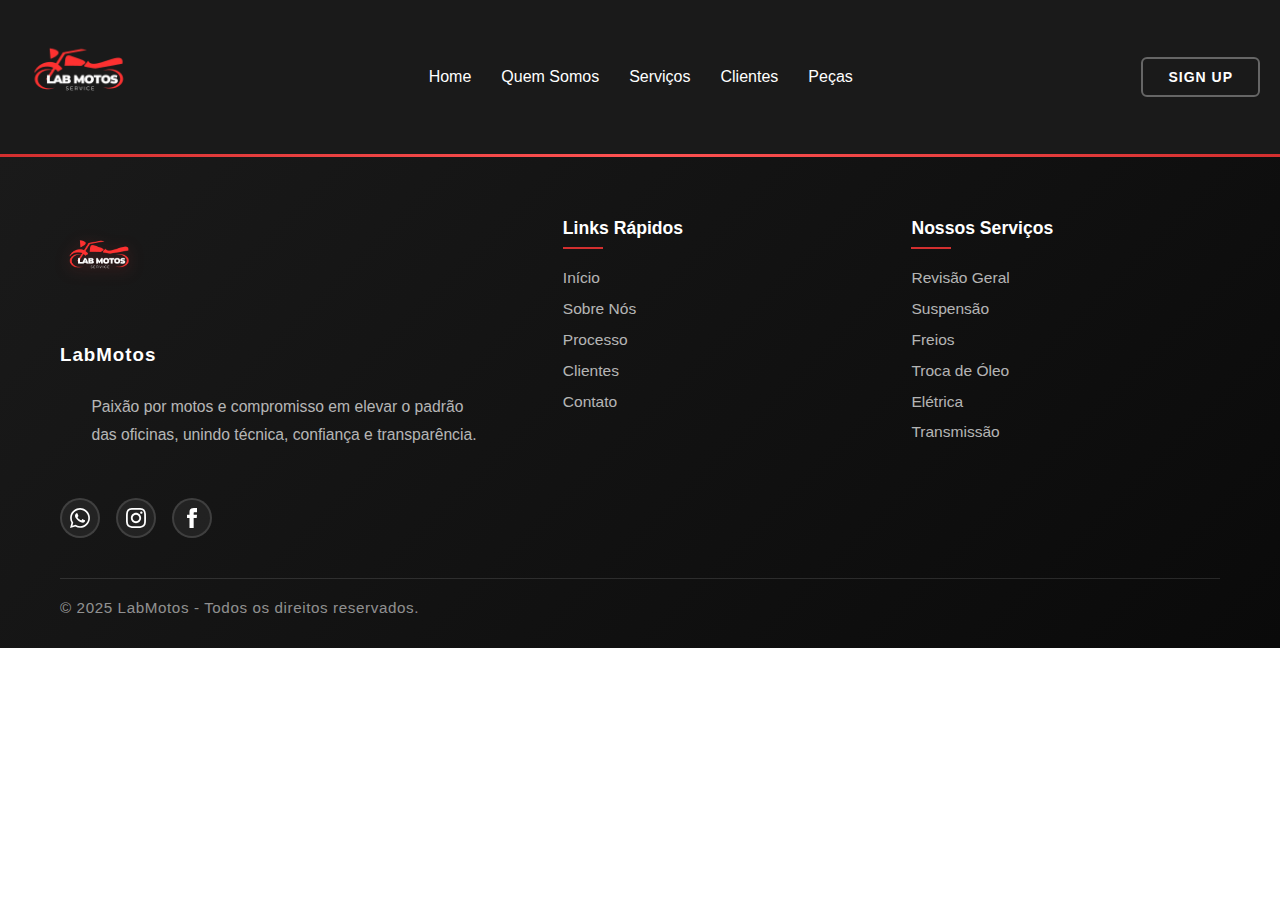
<file: LMAPI/View/admin/index.html>
<!DOCTYPE html>
<html lang="pt-BR">
<head>
    <meta charset="UTF-8">
    <meta name="viewport" content="width=device-width, initial-scale=1.0">
    <title>LAB MOTOS SERVICE - Painel Administrativo</title>
    <link rel="stylesheet" href="styles.css">
    <link rel="stylesheet" href="../homepage/src/css/footer.css">
    <link rel="icon" href="../img/Logo.png">
</head>
<body>
    <!-- Header -->
    <header class="header">
        <div class="header-content">
          <div class="logo">
        <a href="../homepage/index.html">
        <img src="../img/Logo.png" alt="Logo da LabMotos" class="logo-img">
        </a>
          </div>
          <nav class="nav">
            <a href="../homepage/index.html" class="nav-link">Home</a>
            <a href="../homepage/index.html#quem-somos" class="nav-link">Quem Somos</a>
            <a href="../servicos/servicos.html" class="nav-link">Serviços</a>
            <a href="../homepage/index.html#clientes" class="nav-link">Clientes</a>
            <a href="../homepage/index.html#pecas" class="nav-link">Peças</a>
            <a href="../acompanhamento/acomp.html" class="nav-link nav-link-acompanhamento" id="acompanhamento-link">Acompanhamento</a>
            <a href="../admin/index.html" class="nav-link active nav-link-admin">Admin</a>
            <a href="../kambam/kanban.html" class="nav-link nav-link-admin">Kanban</a>
          </nav>
          <button class="signup-btn"><a href="../login/index.html" style="color: white; text-decoration: none;">SIGN UP</a></button>
        </div>
      </header>

    <!-- Container de Notificações -->
    <div id="notification-container" class="notification-container"></div>

    <!-- Main Content -->
    <main class="main-content">
        <div class="page-header">
            <h1 class="page-title">Página do administrador</h1>
            <p class="page-subtitle">Gerencie peças e clientes do sistema</p>
        </div>

        <!-- Tabela de Peças -->
        <div class="peca-table-container">
            <div class="section-header">
                <h2 class="section-title">⚙ Gerenciamento de Peças</h2>
            </div>
            <div id="error-message" class="error-message" style="display: none;"></div>
            <div id="loading" class="loading" style="display: none;">Carregando...</div>

            <table class="peca-table">
                <thead>
                    <tr>
                        <th>ID Peça</th>
                        <th>Nome Peça</th>
                        <th>Valor Unitário</th>
                        <th>Quantidade</th>
                        <th>
                            <div class="search-container">
                                <input
                                    type="text"
                                    id="search-input"
                                    placeholder="Pesquisar Produto"
                                    class="search-input"
                                />
                                <span class="search-icon">🔍</span>
                            </div>
                        </th>
                    </tr>
                </thead>
                <tbody id="pecas-tbody">
                    <tr>
                        <td colspan="5" class="no-data">Carregando peças...</td>
                    </tr>
                </tbody>
            </table>

            <!-- Seção de Adicionar -->
            <div class="table-actions">
                <div class="add-section">
                    <h3>Adicionar Nova Peça</h3>
                    <div class="add-form">
                        <input
                            type="text"
                            id="new-codigo"
                            placeholder="Código (ex: #456646)"
                            class="add-input"
                        />
                        <input
                            type="text"
                            id="new-nome"
                            placeholder="Nome da Peça"
                            class="add-input"
                        />
                        <input
                            type="text"
                            id="new-preco"
                            placeholder="Valor Unitário (ex: 310,00)"
                            class="add-input"
                        />
                        <input
                            type="number"
                            id="new-quantidade"
                            placeholder="Quantidade"
                            class="add-input"
                        />
                        <button class="add-btn" onclick="handleAdd()">Adicionar</button>
                    </div>
                </div>
            </div>
        </div>

        <!-- Tabela de Clientes -->
        <div class="cliente-table-container">
            <div class="section-header">
                <h2 class="section-title">👤 Gerenciamento de Clientes</h2>
            </div>
            <div id="cliente-error-message" class="error-message" style="display: none;"></div>
            <div id="cliente-loading" class="loading" style="display: none;">Carregando...</div>

            <table class="cliente-table">
                <thead>
                    <tr>
                        <th>ID</th>
                        <th>Nome</th>
                        <th>Telefone</th>
                        <th>Email</th>
                        <th>Endereço</th>
                        <th>
                            <div class="search-container">
                                <input
                                    type="text"
                                    id="cliente-search-input"
                                    placeholder="Pesquisar Cliente"
                                    class="search-input"
                                />
                                <span class="search-icon">🔍</span>
                            </div>
                        </th>
                    </tr>
                </thead>
                <tbody id="clientes-tbody">
                    <tr>
                        <td colspan="6" class="no-data">Carregando clientes...</td>
                    </tr>
                </tbody>
            </table>

            <!-- Seção de Adicionar Cliente -->
            <div class="table-actions">
                <div class="add-section">
                    <h3>Adicionar Novo Cliente</h3>
                    <div class="add-form">
                        <input
                            type="text"
                            id="new-cliente-nome"
                            placeholder="Nome Completo"
                            class="add-input"
                        />
                        <input
                            type="text"
                            id="new-cliente-telefone"
                            placeholder="Telefone (ex: (11) 99999-9999)"
                            class="add-input"
                        />
                        <input
                            type="email"
                            id="new-cliente-email"
                            placeholder="Email"
                            class="add-input"
                        />
                        <input
                            type="text"
                            id="new-cliente-endereco"
                            placeholder="Endereço"
                            class="add-input"
                        />
                        <button class="add-btn" onclick="handleAddCliente()">Adicionar Cliente</button>
                    </div>
                </div>
            </div>
        </div>
    </main>

    <!-- Footer -->
<footer class="modern-footer">
  <div class="container">
    <div class="row">
      <!-- Coluna Marca / Descrição / Social -->
      <div class="footer-brand">
        <a href="../homepage/index.html">
        <img src="../img/Logo.png" alt="LabMotos Logo" class="footer-logo">
        </a>
        <h3>LabMotos</h3>
        <p class="footer-description">
          Paixão por motos e compromisso em elevar o padrão das oficinas, unindo técnica, confiança e transparência.
        </p>
        <div class="footer-social">
          <a href="https://wa.me/31991362050" target="_blank" class="social-icon" aria-label="WhatsApp">
            <!-- WhatsApp SVG -->
            <svg viewBox="0 0 24 24"><path d="M.057 24l1.687-6.163c-1.041-1.804-1.588-3.849-1.587-5.946.003-6.556 5.338-11.891 11.893-11.891 3.181.001 6.167 1.24 8.413 3.488 2.245 2.248 3.481 5.236 3.48 8.414-.003 6.557-5.338 11.892-11.893 11.892-1.99-.001-3.951-.5-5.688-1.448l-6.305 1.654zm6.597-3.807c1.676.995 3.276 1.591 5.392 1.592 5.448 0 9.886-4.434 9.889-9.885.002-5.462-4.415-9.89-9.881-9.892-5.452 0-9.887 4.434-9.889 9.884-.001 2.225.651 3.891 1.746 5.634l-.999 3.648 3.742-.981zm11.387-5.464c-.074-.124-.272-.198-.57-.347-.297-.149-1.758-.868-2.031-.967-.272-.099-.47-.149-.669.149-.198.297-.768.967-.941 1.165-.173.198-.347.223-.644.074-.297-.149-1.255-.462-2.39-1.475-.883-.788-1.48-1.761-1.653-2.059-.173-.297-.018-.458.13-.606.134-.133.297-.347.446-.521.151-.172.2-.296.3-.495.099-.198.05-.372-.025-.521-.075-.148-.669-1.611-.916-2.206-.242-.579-.487-.501-.669-.51l-.57-.01c-.198 0-.52.074-.792.372-.272.297-1.04 1.017-1.04 2.479 0 1.462 1.065 2.875 1.213 3.074.149.198 2.095 3.2 5.076 4.487.709.306 1.263.489 1.694.626.712.226 1.36.194 1.872.118.571-.085 1.758-.719 2.006-1.413.248-.695.248-1.29.173-1.414z"/></svg>
          </a>
          <a href="https://www.instagram.com/labmotossl" target="_blank" class="social-icon" aria-label="Instagram">
            <!-- Instagram SVG -->
            <svg viewBox="0 0 24 24"><path d="M12 2.163c3.204 0 3.584.012 4.85.07 3.252.148 4.771 1.691 4.919 4.919.058 1.265.069 1.645.069 4.849 0 3.205-.012 3.584-.069 4.849-.149 3.225-1.664 4.771-4.919 4.919-1.266.058-1.644.07-4.85.07-3.204 0-3.584-.012-4.849-.07-3.26-.149-4.771-1.699-4.919-4.92-.058-1.265-.07-1.644-.07-4.849 0-3.204.013-3.583.07-4.849.149-3.227 1.664-4.771 4.919-4.919 1.266-.057 1.645-.069 4.849-.069zm0-2.163c-3.259 0-3.667.014-4.947.072-4.358.2-6.78 2.618-6.98 6.98-.059 1.281-.073 1.689-.073 4.948 0 3.259.014 3.668.072 4.948.2 4.358 2.618 6.78 6.98 6.98 1.281.058 1.689.072 4.948.072 3.259 0 3.668-.014 4.948-.072 4.354-.2 6.782-2.618 6.979-6.98.059-1.28.073-1.689.073-4.948 0-3.259-.014-3.667-.072-4.947-.196-4.354-2.617-6.78-6.979-6.98-1.281-.059-1.69-.073-4.949-.073zm0 5.838c-3.403 0-6.162 2.759-6.162 6.162s2.759 6.163 6.162 6.163 6.162-2.759 6.162-6.163c0-3.403-2.759-6.162-6.162-6.162zm0 10.162c-2.209 0-4-1.79-4-4 0-2.209 1.791-4 4-4s4 1.791 4 4c0 2.21-1.791 4-4 4zm6.406-11.845c-.796 0-1.441.645-1.441 1.44s.645 1.44 1.441 1.44c.795 0 1.439-.645 1.439-1.44s-.644-1.44-1.439-1.44z"/></svg>
          </a>
          <a href="https://facebook.com" target="_blank" class="social-icon" aria-label="Facebook">
            <!-- Facebook SVG -->
            <svg viewBox="0 0 24 24"><path d="M9 8h-3v4h3v12h5v-12h3.642l.358-4h-4v-1.667c0-.955.192-1.333 1.115-1.333h2.885v-5h-3.808c-3.596 0-5.192 1.583-5.192 4.615v3.385z"/></svg>
          </a>
        </div>
      </div>
      
      <!-- Coluna Links Rápidos -->
      <div>
        <h4 class="footer-title">Links Rápidos</h4>
        <ul class="footer-links">
          <li><a href="../homepage/index.html">Início</a></li>
          <li><a href="../homepage/index.html#quem-somos" class="nav-link">Sobre Nós</a></li>
          <li><a href="#processo">Processo</a></li>
          <li><a href="#clientes">Clientes</a></li>
          <li><a href="#contato">Contato</a></li>
        </ul>
      </div>

      <!-- Coluna Serviços -->
      <div>
        <h4 class="footer-title">Nossos Serviços</h4>
        <ul class="footer-links">
          <li><a href="../servicos/servicos.html">Revisão Geral</a></li>
          <li><a href="../servicos/servicos.html">Suspensão</a></li>
          <li><a href="../servicos/servicos.html">Freios</a></li>
          <li><a href="../servicos/servicos.html">Troca de Óleo</a></li>
          <li><a href="../servicos/servicos.html">Elétrica</a></li>
          <li><a href="../servicos/servicos.html">Transmissão</a></li>
        </ul>
      </div>
    </div>
    <div class="footer-bottom">
      <span class="copyright">© 2025 LabMotos - Todos os direitos reservados.</span>
    </div>
  </div>
</footer>

    <script src="../Auth/api-auth.js"></script>
    <script src="script.js"></script>
</body>
</html>
</file>
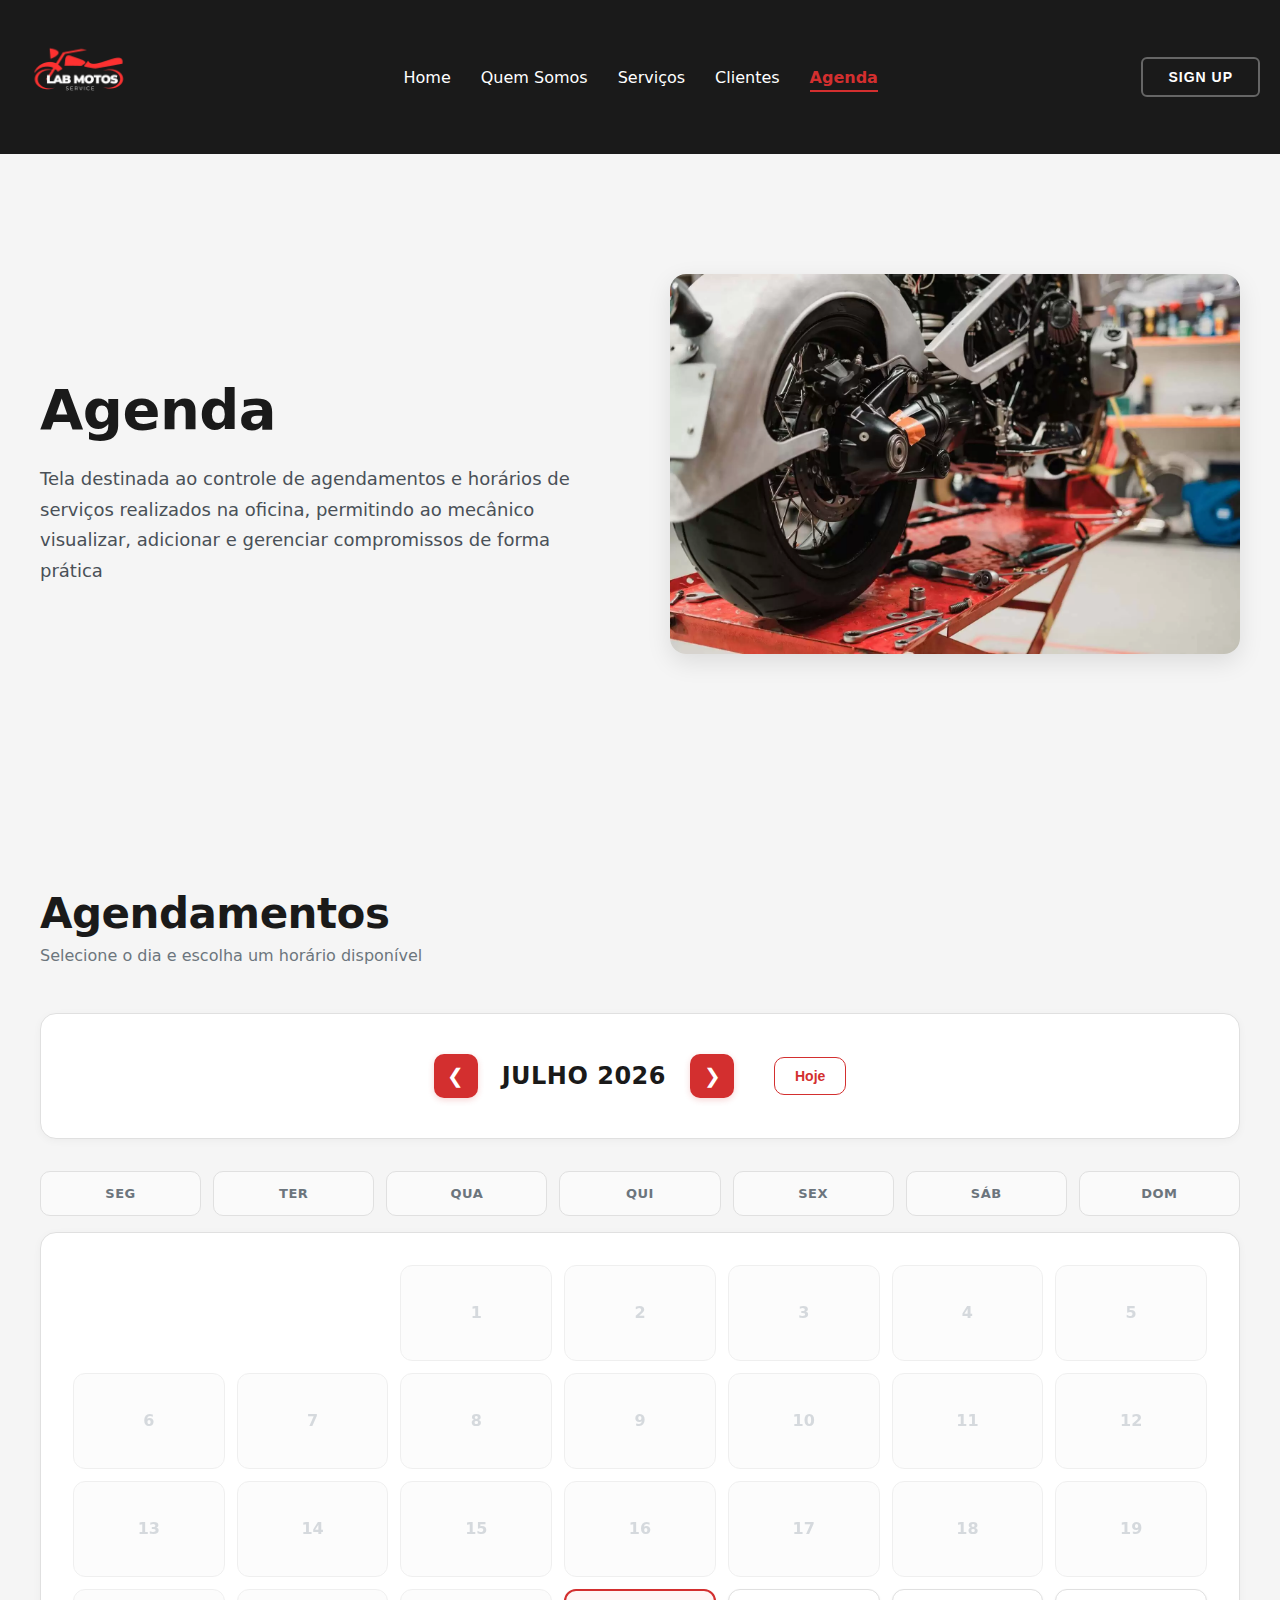
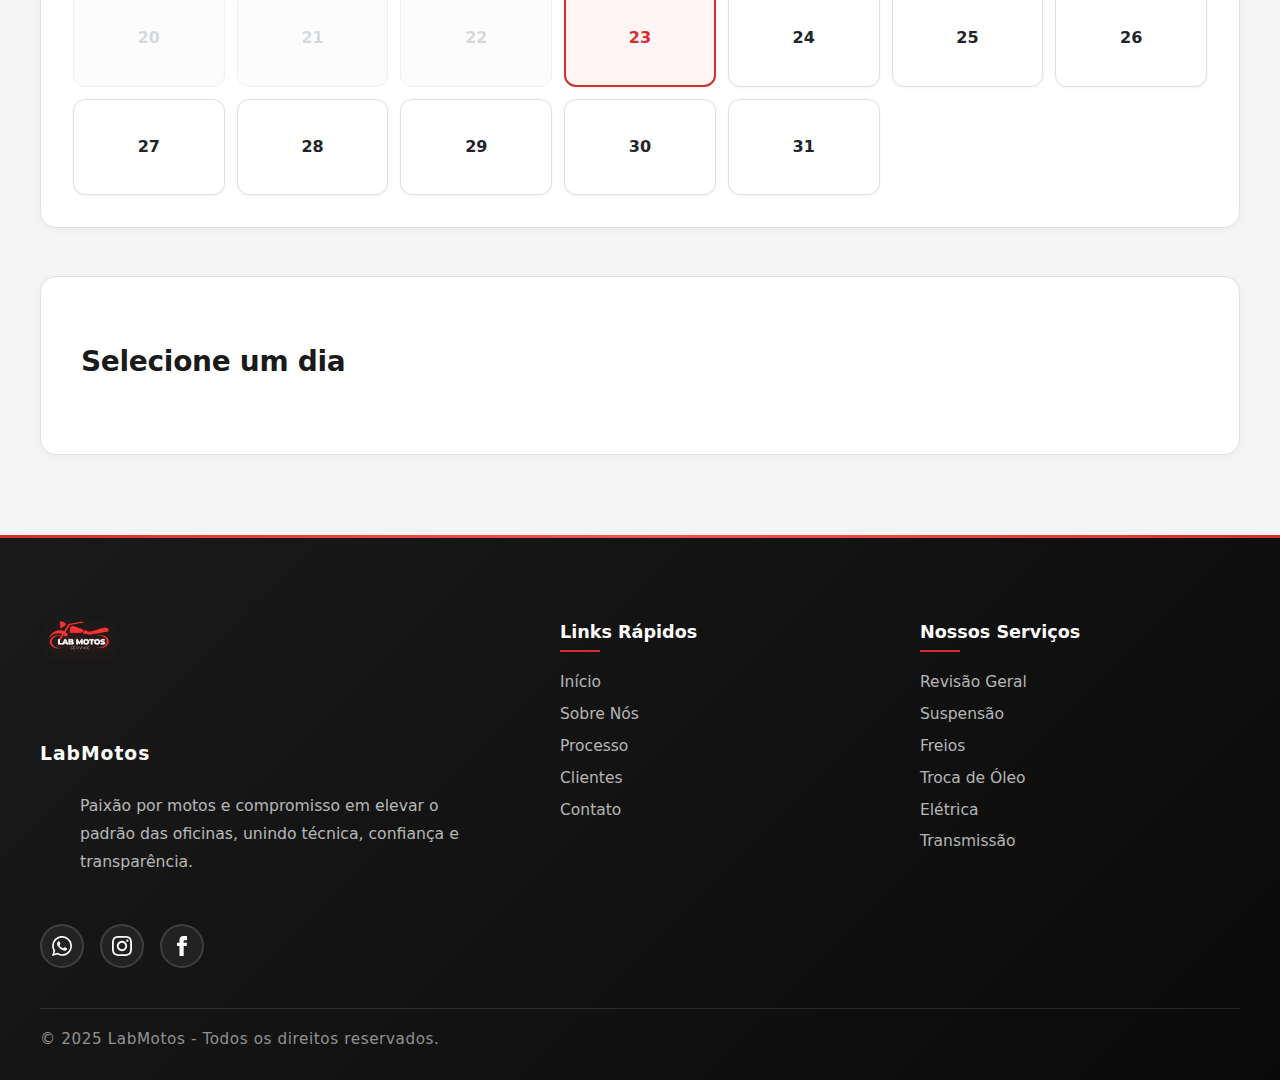
<file: LMAPI/View/Agenda/index.html>
<!DOCTYPE html>
<html lang="pt-BR">
<head>
  <meta charset="UTF-8" />
  <meta name="viewport" content="width=device-width, initial-scale=1.0" />
  <title>Agenda - MotoLab</title>
  <link rel="stylesheet" href="src/agenda.css" />
  <link rel="stylesheet" href="../homepage/src/css/footer.css">
  <link rel="icon" href="../img/Logo.png">
</head>
<body>
  <!-- Header -->
  <header class="header">
    <div class="header-content">
      <div class="logo">
        <a href="../homepage/index.html">
        <img src="../img/Logo.png" alt="Logo da LabMotos" class="logo-img">
        </a>
      </div>
      <nav class="nav">
        <a href="../homepage/index.html" class="nav-link">Home</a>
        <a href="../homepage/index.html#quem-somos" class="nav-link">Quem Somos</a>
        <a href="../servicos/servicos.html" class="nav-link">Serviços</a>
        <a href="../homepage/index.html#clientes" class="nav-link">Clientes</a>
        <a href="../acompanhamento/acomp.html" class="nav-link nav-link-acompanhamento" id="acompanhamento-link">Acompanhamento</a>
        <a href="../admin/index.html" class="nav-link nav-link-admin">Admin</a>
        <a href="../kambam/kanban.html" class="nav-link nav-link-admin">Kanban</a>
        <a href="../Agenda/index.html" class="nav-link active">Agenda</a>
    </nav>
      <button class="signup-btn"><a href="../login/index.html" style="color: white; text-decoration: none;">SIGN UP</a></button>
    </div>
  </header>
<section class="agenda-section">
<div class="agenda-content">
<div class="agenda-text">
<h1> Agenda </h1>
<p>Tela destinada ao controle de agendamentos e horários de serviços realizados na oficina, permitindo ao mecânico visualizar, adicionar e gerenciar compromissos de forma prática</p>
</div>
<div class="agenda-image">
<img src="src/img/Agenda-Labmotos.png" alt="Serviço" />
</div>
</div>
</section>

<!-- Calendário e Horários -->
<section class="calendar-section container">
  <h2 class="cal-title">Agendamentos</h2>
  <p class="cal-subtitle">Selecione o dia e escolha um horário disponível</p>

  <div class="calendar-header">
    <button id="prevMonth" class="cal-arrow">&#10094;</button>
    <h3 id="currentMonth"></h3>
    <button id="nextMonth" class="cal-arrow">&#10095;</button>
    <button id="todayBtn" class="cal-today">Hoje</button>
  </div>

  <div class="calendar-weekdays">
    <div class="weekday">Seg</div>
    <div class="weekday">Ter</div>
    <div class="weekday">Qua</div>
    <div class="weekday">Qui</div>
    <div class="weekday">Sex</div>
    <div class="weekday">Sáb</div>
    <div class="weekday">Dom</div>
  </div>

  <div class="calendar-grid" id="calendarGrid"></div>
  <div class="time-section">
    <h3 id="selectedDateTitle">Selecione um dia</h3>
    <div class="time-grid" id="timeGrid"></div>
  </div>
</section>
<!-- Pop-up de Agendamento -->
<div class="popup-overlay" id="popupOverlay">
  <div class="popup">
    <div class="popup-header">
      <h3 id="popupTitle">Novo Agendamento</h3>
      <button class="popup-close" id="popupClose">&times;</button>
    </div>
    <div class="popup-date-info">
      <p id="popupDateInfo">Data selecionada</p>
    </div>
    <div class="agendamentos-list" id="agendamentosList">
      <h4>Agendamentos do dia</h4>
      <div id="listaAgendamentos"></div>
    </div>
    <div class="popup-form">
      <h4>Novo Agendamento</h4>
      <div class="field">
        <label for="popupTime">Horário *</label>
        <select id="popupTime" class="input">
          <option value="">Selecione um horário</option>
        </select>
      </div>

      <div class="field">
        <label for="nomeCliente">Nome do Cliente *</label>
        <input type="text" id="nomeCliente" class="input" placeholder="Digite o nome do cliente" />
      </div>

      <div class="field">
        <label for="tipoServico">Tipo de Serviço *</label>
        <input type="text" id="tipoServico" class="input" placeholder="Ex: Revisão, Troca de óleo, etc." />
      </div>

      <div class="field">
        <label for="placaMoto">Placa *</label>
        <input type="text" id="placaMoto" class="input" placeholder="ABC-1234 ou ABC1D23" maxlength="8" />
      </div>

      <div class="field">
        <label for="telefoneCliente">Telefone/WhatsApp</label>
        <input type="text" id="telefoneCliente" class="input" placeholder="(00) 00000-0000" />
      </div>

      <div class="field">
        <label for="obs">Observações</label>
        <textarea id="obs" class="textarea" rows="3" placeholder="Observações adicionais (opcional)"></textarea>
      </div>

      <div class="popup-actions">
        <button class="popup-cancel" id="popupCancel">Cancelar</button>
        <button class="popup-confirm" id="popupConfirm">Agendar</button>
      </div>
    </div>
  </div>
</div>
<div id="notificationsContainer" class="notifications-container"></div>
  <!-- Footer -->
<footer class="modern-footer">
  <div class="container">
    <div class="row">
      <!-- Coluna Marca / Descrição / Social -->
      <div class="footer-brand">
        <a href="../homepage/index.html">
        <img src="../img/Logo.png" alt="LabMotos Logo" class="footer-logo">
        </a>
        <h3>LabMotos</h3>
        <p class="footer-description">
          Paixão por motos e compromisso em elevar o padrão das oficinas, unindo técnica, confiança e transparência.
        </p>
        <div class="footer-social">
          <a href="https://wa.me/31991362050" target="_blank" class="social-icon" aria-label="WhatsApp">
            <!-- WhatsApp SVG -->
            <svg viewBox="0 0 24 24"><path d="M.057 24l1.687-6.163c-1.041-1.804-1.588-3.849-1.587-5.946.003-6.556 5.338-11.891 11.893-11.891 3.181.001 6.167 1.24 8.413 3.488 2.245 2.248 3.481 5.236 3.48 8.414-.003 6.557-5.338 11.892-11.893 11.892-1.99-.001-3.951-.5-5.688-1.448l-6.305 1.654zm6.597-3.807c1.676.995 3.276 1.591 5.392 1.592 5.448 0 9.886-4.434 9.889-9.885.002-5.462-4.415-9.89-9.881-9.892-5.452 0-9.887 4.434-9.889 9.884-.001 2.225.651 3.891 1.746 5.634l-.999 3.648 3.742-.981zm11.387-5.464c-.074-.124-.272-.198-.57-.347-.297-.149-1.758-.868-2.031-.967-.272-.099-.47-.149-.669.149-.198.297-.768.967-.941 1.165-.173.198-.347.223-.644.074-.297-.149-1.255-.462-2.39-1.475-.883-.788-1.48-1.761-1.653-2.059-.173-.297-.018-.458.13-.606.134-.133.297-.347.446-.521.151-.172.2-.296.3-.495.099-.198.05-.372-.025-.521-.075-.148-.669-1.611-.916-2.206-.242-.579-.487-.501-.669-.51l-.57-.01c-.198 0-.52.074-.792.372-.272.297-1.04 1.017-1.04 2.479 0 1.462 1.065 2.875 1.213 3.074.149.198 2.095 3.2 5.076 4.487.709.306 1.263.489 1.694.626.712.226 1.36.194 1.872.118.571-.085 1.758-.719 2.006-1.413.248-.695.248-1.29.173-1.414z"/></svg>
          </a>
          <a href="https://www.instagram.com/labmotossl" target="_blank" class="social-icon" aria-label="Instagram">
            <!-- Instagram SVG -->
            <svg viewBox="0 0 24 24"><path d="M12 2.163c3.204 0 3.584.012 4.85.07 3.252.148 4.771 1.691 4.919 4.919.058 1.265.069 1.645.069 4.849 0 3.205-.012 3.584-.069 4.849-.149 3.225-1.664 4.771-4.919 4.919-1.266.058-1.644.07-4.85.07-3.204 0-3.584-.012-4.849-.07-3.26-.149-4.771-1.699-4.919-4.92-.058-1.265-.07-1.644-.07-4.849 0-3.204.013-3.583.07-4.849.149-3.227 1.664-4.771 4.919-4.919 1.266-.057 1.645-.069 4.849-.069zm0-2.163c-3.259 0-3.667.014-4.947.072-4.358.2-6.78 2.618-6.98 6.98-.059 1.281-.073 1.689-.073 4.948 0 3.259.014 3.668.072 4.948.2 4.358 2.618 6.78 6.98 6.98 1.281.058 1.689.072 4.948.072 3.259 0 3.668-.014 4.948-.072 4.354-.2 6.782-2.618 6.979-6.98.059-1.28.073-1.689.073-4.948 0-3.259-.014-3.667-.072-4.947-.196-4.354-2.617-6.78-6.979-6.98-1.281-.059-1.69-.073-4.949-.073zm0 5.838c-3.403 0-6.162 2.759-6.162 6.162s2.759 6.163 6.162 6.163 6.162-2.759 6.162-6.163c0-3.403-2.759-6.162-6.162-6.162zm0 10.162c-2.209 0-4-1.79-4-4 0-2.209 1.791-4 4-4s4 1.791 4 4c0 2.21-1.791 4-4 4zm6.406-11.845c-.796 0-1.441.645-1.441 1.44s.645 1.44 1.441 1.44c.795 0 1.439-.645 1.439-1.44s-.644-1.44-1.439-1.44z"/></svg>
          </a>
          <a href="https://facebook.com" target="_blank" class="social-icon" aria-label="Facebook">
            <!-- Facebook SVG -->
            <svg viewBox="0 0 24 24"><path d="M9 8h-3v4h3v12h5v-12h3.642l.358-4h-4v-1.667c0-.955.192-1.333 1.115-1.333h2.885v-5h-3.808c-3.596 0-5.192 1.583-5.192 4.615v3.385z"/></svg>
          </a>
        </div>
      </div>
      
      <!-- Coluna Links Rápidos -->
      <div>
        <h4 class="footer-title">Links Rápidos</h4>
        <ul class="footer-links">
          <li><a href="../homepage/index.html">Início</a></li>
          <li><a href="../homepage/index.html#quem-somos" class="nav-link">Sobre Nós</a></li>
          <li><a href="#processo">Processo</a></li>
          <li><a href="#clientes">Clientes</a></li>
          <li><a href="#contato">Contato</a></li>
        </ul>
      </div>

      <!-- Coluna Serviços -->
      <div>
        <h4 class="footer-title">Nossos Serviços</h4>
        <ul class="footer-links">
          <li><a href="../servicos/servicos.html">Revisão Geral</a></li>
          <li><a href="../servicos/servicos.html">Suspensão</a></li>
          <li><a href="../servicos/servicos.html">Freios</a></li>
          <li><a href="../servicos/servicos.html">Troca de Óleo</a></li>
          <li><a href="../servicos/servicos.html">Elétrica</a></li>
          <li><a href="../servicos/servicos.html">Transmissão</a></li>
        </ul>
      </div>
    </div>
    <div class="footer-bottom">
      <span class="copyright">© 2025 LabMotos - Todos os direitos reservados.</span>
    </div>
  </div>
</footer>

  <script src="../Auth/api-auth.js"></script>
  <script src="agendamento.js"></script>
  <script src="src/agenda.js"></script>
</body>
</html>
</file>
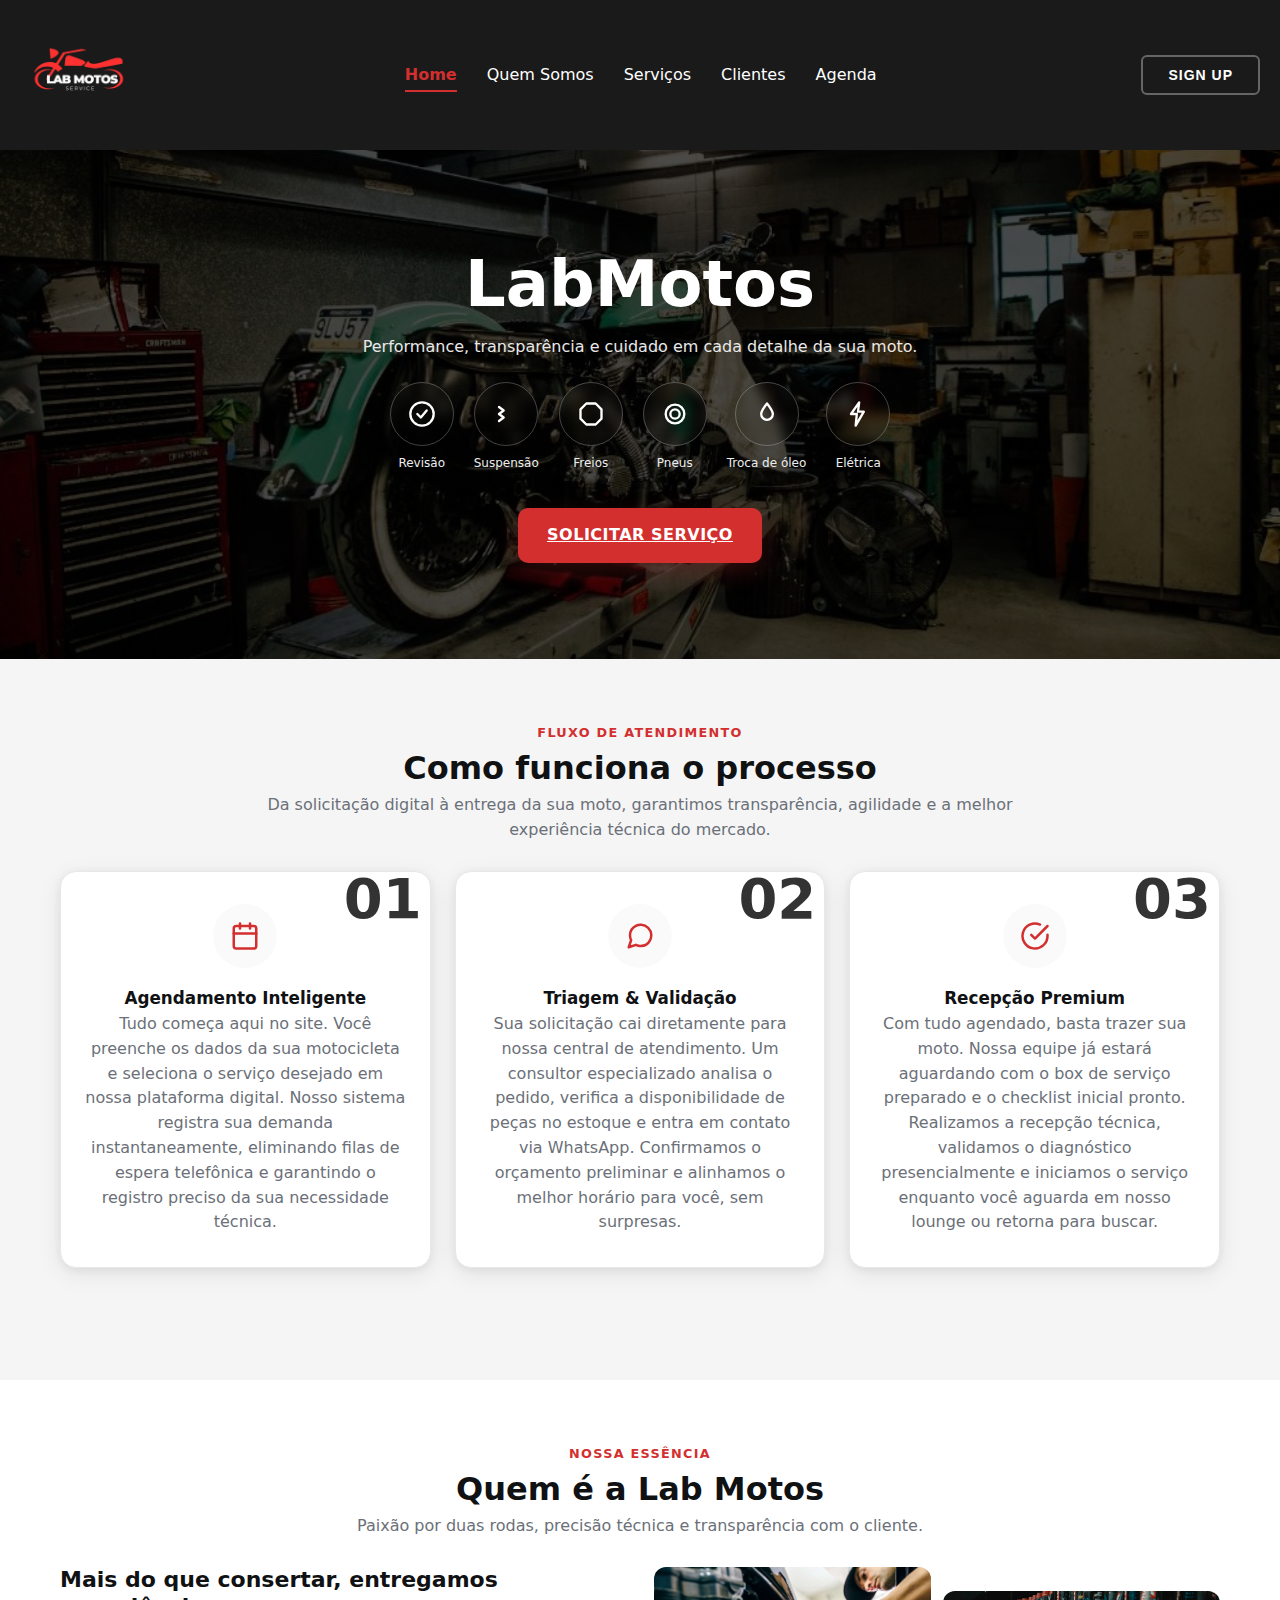
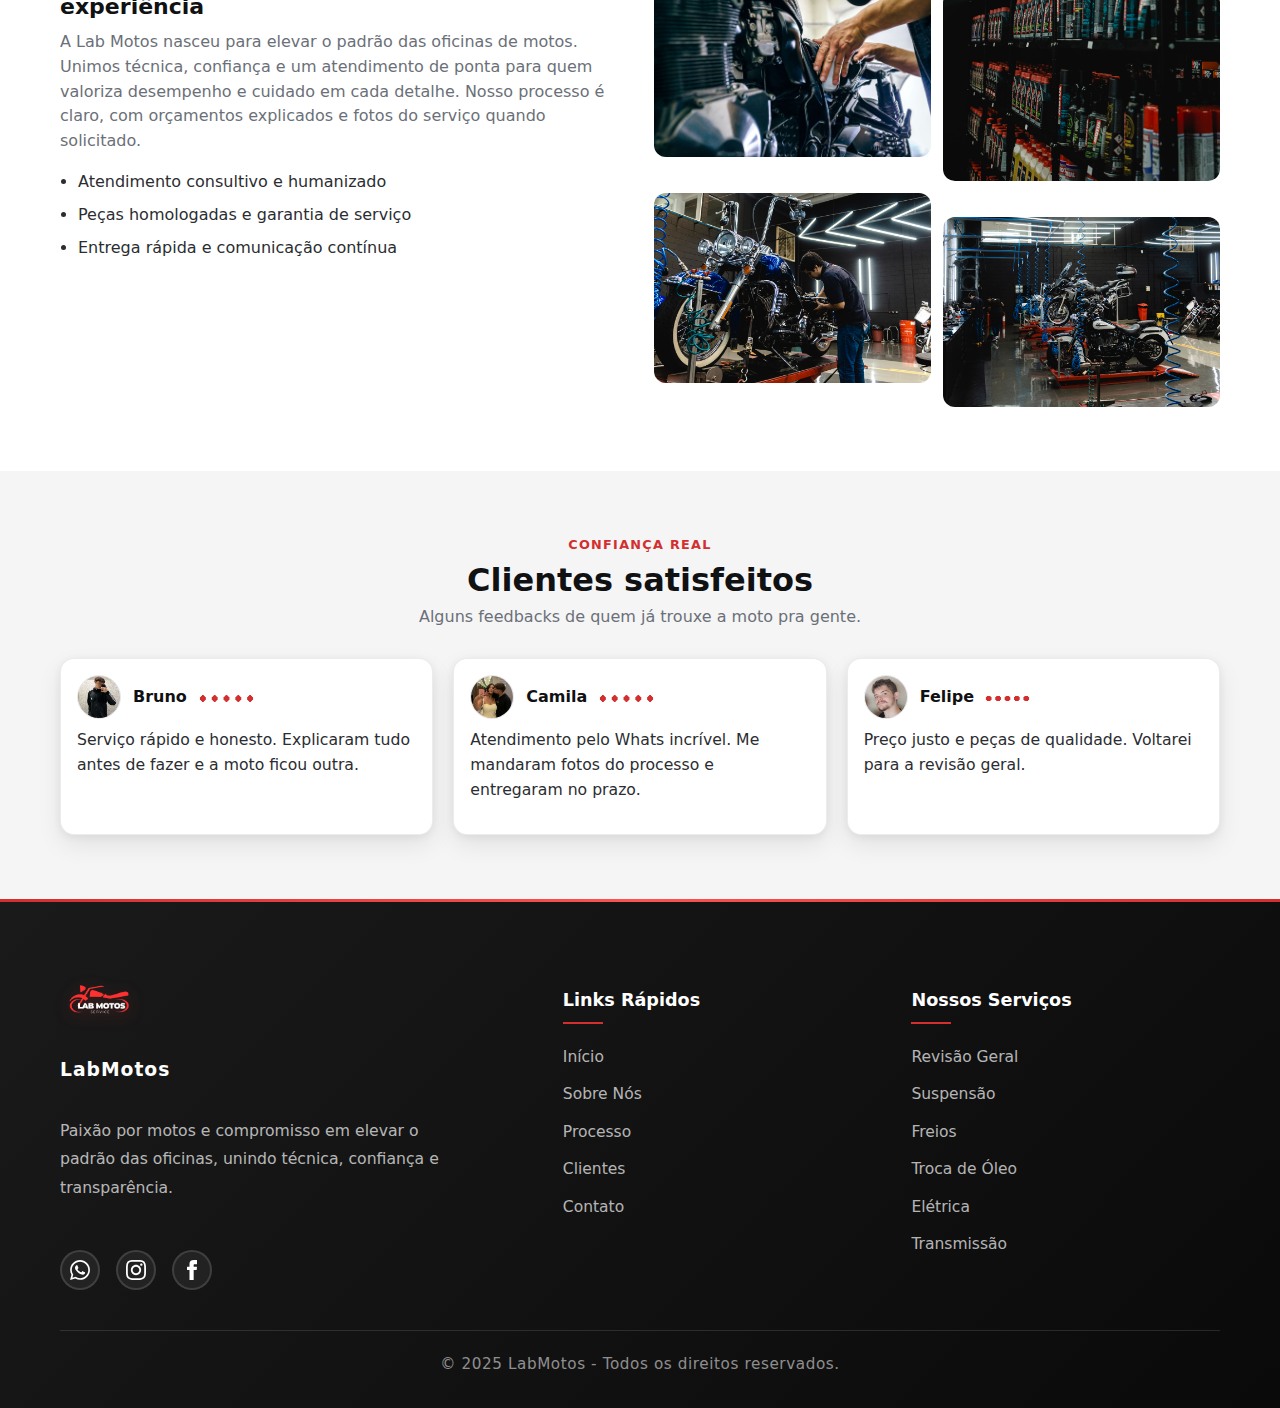
<file: LMAPI/View/homepage/index.html>
<!DOCTYPE html>
<html lang="pt-br">
<head>
  <meta charset="UTF-8" />
  <meta name="viewport" content="width=device-width, initial-scale=1.0" />
  <title>LabMotos</title>
<link rel="icon" href="../img/Logo.png">
<link rel="stylesheet" href="src/css/footer.css">
<link rel="stylesheet" href="src/css/header.css">
<link rel="stylesheet" href="src/css/style.css">

</head>

<body>
  <svg xmlns="http://www.w3.org/2000/svg" style="position:absolute;width:0;height:0;overflow:hidden">
    <symbol id="i-check" viewBox="0 0 24 24">
      <circle cx="12" cy="12" r="10"></circle>
      <path d="M8 12l3 3 5-6"></path>
    </symbol>
    <symbol id="i-spring" viewBox="0 0 24 24">
      <path d="M6 6l4 3-4 3 4 3-4 3"></path>
    </symbol>
    <symbol id="i-stop" viewBox="0 0 24 24">
      <path d="M8 3h8l5 5v8l-5 5H8l-5-5V8z"></path>
    </symbol>
    <symbol id="i-tire" viewBox="0 0 24 24">
      <circle cx="12" cy="12" r="8"></circle>
      <circle cx="12" cy="12" r="4"></circle>
    </symbol>
    <symbol id="i-oil" viewBox="0 0 24 24">
      <path d="M12 3c4 5 5 7 5 9a5 5 0 11-10 0c0-2 1-4 5-9z"></path>
    </symbol>
    <symbol id="i-bolt" viewBox="0 0 24 24">
      <path d="M13 2L6 12h5l-1 10 7-12h-5l1-8z"></path>
    </symbol>
    <symbol id="i-clock" viewBox="0 0 24 24">
      <circle cx="12" cy="12" r="9"></circle>
      <path d="M12 7v5l3 2"></path>
    </symbol>
    <symbol id="i-user" viewBox="0 0 24 24">
      <circle cx="12" cy="8" r="3"></circle>
      <path d="M4 20c2.5-4 13.5-4 16 0"></path>
    </symbol>
    <symbol id="i-check-circle" viewBox="0 0 24 24">
      <circle cx="12" cy="12" r="10"></circle>
      <path d="M8 12l3 3 5-6"></path>
    </symbol>
    <symbol id="i-phone" viewBox="0 0 24 24">
      <path d="M22 17l-3 2c-6-3-10-7-13-13l2-3 4 2-2 3c2 3 4 5 7 7l3-2 2 4z"></path>
    </symbol>
    <symbol id="i-camera" viewBox="0 0 24 24">
      <rect x="3" y="5" width="18" height="14" rx="3" ry="3"></rect>
      <circle cx="12" cy="12" r="4"></circle>
      <circle cx="18" cy="9" r="1"></circle>
    </symbol>
    <symbol id="i-globe" viewBox="0 0 24 24">
      <circle cx="12" cy="12" r="10"></circle>
      <path d="M2 12h20M12 2c3.5 3.5 3.5 18.5 0 20M12 2c-3.5 3.5-3.5 18.5 0 20"></path>
    </symbol>
  </svg>

  <header class="header">
    <div class="header-content">
      <div class="logo">
        <a href="../homepage/index.html">
        <img src="../img/Logo.png" alt="Logo da LabMotos" class="logo-img">
        </a>
      </div>
      <nav class="nav">
        <a href="../homepage/index.html" class="nav-link active">Home</a>
          <a href="../homepage/index.html#quem-somos" class="nav-link">Quem Somos</a>
          <a href="../servicos/servicos.html" class="nav-link">Serviços</a>
          <a href="../homepage/index.html#clientes" class="nav-link">Clientes</a>
          <a href="../acompanhamento/acomp.html" class="nav-link nav-link-acompanhamento" id="acompanhamento-link">Acompanhamento</a>
          <a href="../Agenda/index.html" class="nav-link">Agenda</a>
          <a href="../admin/index.html" class="nav-link nav-link-admin">Admin</a>
          <a href="../kambam/kanban.html" class="nav-link nav-link-admin">Kanban</a>
      </nav>
      <button class="signup-btn"><a href="../login/index.html" style="color: white; text-decoration: none;">SIGN UP</a></button>
    </div>
  </header>

  <section class="hero">
    <div class="hero-inner container">
      <h1>LabMotos</h1>
      <p class="hero-sub">Performance, transparência e cuidado em cada detalhe da sua moto.</p>
      <div class="icon-grid">
        <div class="icon-item"><div class="icon-badge"><svg class="icon"><use href="#i-check"/></svg></div><span class="icon-label">Revisão</span></div>
        <div class="icon-item"><div class="icon-badge"><svg class="icon"><use href="#i-spring"/></svg></div><span class="icon-label">Suspensão</span></div>
        <div class="icon-item"><div class="icon-badge"><svg class="icon"><use href="#i-stop"/></svg></div><span class="icon-label">Freios</span></div>
        <div class="icon-item"><div class="icon-badge"><svg class="icon"><use href="#i-tire"/></svg></div><span class="icon-label">Pneus</span></div>
        <div class="icon-item"><div class="icon-badge"><svg class="icon"><use href="#i-oil"/></svg></div><span class="icon-label">Troca de óleo</span></div>
        <div class="icon-item"><div class="icon-badge"><svg class="icon"><use href="#i-bolt"/></svg></div><span class="icon-label">Elétrica</span></div>
      </div>
      <a href="../servicos/servicos.html" class="button button-primary">Solicitar serviço</a>
    </div>
  </section>

  <section id="processo" class="section-muted">
    <div class="container">
      <div class="section-head">
        <span class="kicker">Fluxo de Atendimento</span>
        <h2 class="section-title">Como funciona o processo</h2>
        <p class="section-sub">Da solicitação digital à entrega da sua moto, garantimos transparência, agilidade e a melhor experiência técnica do mercado.</p>
      </div>
  
      <div class="process-grid">
        
        <article class="process-card">
          <div class="process-number">01</div>
          <div class="process-content">
            <div class="process-icon">
              <svg class="icon" viewBox="0 0 24 24"><rect x="3" y="4" width="18" height="18" rx="2" ry="2"></rect><line x1="16" y1="2" x2="16" y2="6"></line><line x1="8" y1="2" x2="8" y2="6"></line><line x1="3" y1="10" x2="21" y2="10"></line></svg>
            </div>
            <h3 class="info-title">Agendamento Inteligente</h3>
            <p class="info-text">
              Tudo começa aqui no site. Você preenche os dados da sua motocicleta e seleciona o serviço desejado em nossa plataforma digital. Nosso sistema registra sua demanda instantaneamente, eliminando filas de espera telefônica e garantindo o registro preciso da sua necessidade técnica.
            </p>
          </div>
        </article>
  
        <article class="process-card">
          <div class="process-number">02</div>
          <div class="process-content">
            <div class="process-icon">
              <svg class="icon" viewBox="0 0 24 24"><path d="M21 11.5a8.38 8.38 0 0 1-.9 3.8 8.5 8.5 0 0 1-7.6 4.7 8.38 8.38 0 0 1-3.8-.9L3 21l1.9-5.7a8.38 8.38 0 0 1-.9-3.8 8.5 8.5 0 0 1 4.7-7.6 8.38 8.38 0 0 1 3.8-.9h.5a8.48 8.48 0 0 1 8 8v.5z"></path></svg>
            </div>
            <h3 class="info-title">Triagem & Validação</h3>
            <p class="info-text">
              Sua solicitação cai diretamente para nossa central de atendimento. Um consultor especializado analisa o pedido, verifica a disponibilidade de peças no estoque e entra em contato via WhatsApp. Confirmamos o orçamento preliminar e alinhamos o melhor horário para você, sem surpresas.
            </p>
          </div>
        </article>
  
        <article class="process-card">
          <div class="process-number">03</div>
          <div class="process-content">
            <div class="process-icon">
              <svg class="icon" viewBox="0 0 24 24"><path d="M22 11.08V12a10 10 0 1 1-5.93-9.14"></path><polyline points="22 4 12 14.01 9 11.01"></polyline></svg>
            </div>
            <h3 class="info-title">Recepção Premium</h3>
            <p class="info-text">
              Com tudo agendado, basta trazer sua moto. Nossa equipe já estará aguardando com o box de serviço preparado e o checklist inicial pronto. Realizamos a recepção técnica, validamos o diagnóstico presencialmente e iniciamos o serviço enquanto você aguarda em nosso lounge ou retorna para buscar.
            </p>
          </div>
        </article>
  
      </div>

  
    </div>
  </section>
  
  

  <section id="quem-somos" class="section-plain">
    <div class="container">
      <div class="section-head">
        <span class="kicker">Nossa essência</span>
        <h2 class="section-title">Quem é a Lab Motos</h2>
        <p class="section-sub">Paixão por duas rodas, precisão técnica e transparência com o cliente.</p>
      </div>

      <div class="about-grid">
        <div>
          <h3 class="about-title">Mais do que consertar, entregamos experiência</h3>
          <p>A Lab Motos nasceu para elevar o padrão das oficinas de motos. Unimos técnica, confiança e um atendimento de ponta para quem valoriza desempenho e cuidado em cada detalhe. Nosso processo é claro, com orçamentos explicados e fotos do serviço quando solicitado.</p>
          <ul class="checklist">
            <li>Atendimento consultivo e humanizado</li>
            <li>Peças homologadas e garantia de serviço</li>
            <li>Entrega rápida e comunicação contínua</li>
          </ul>
        </div>
        <div class="about-gallery">
          <img src="src/img/about2.jpeg" alt="Oficina LabMotos">
          <img src="src/img/about2.jpg" alt="Serviços LabMotos">
          <img src="src/img/about3.jpg" alt="Equipe LabMotos">
          <img src="src/img/about4.jpg" alt="Atendimento LabMotos">
        </div>
      </div>
    </div>
  </section>

  <section id="clientes" class="section-muted">
    <div class="container">
      <div class="section-head">
        <span class="kicker">Confiança real</span>
        <h2 class="section-title">Clientes satisfeitos</h2>
        <p class="section-sub">Alguns feedbacks de quem já trouxe a moto pra gente.</p>
      </div>

      <div class="testimonials-grid">
        <div class="card testimonial-card">
          <div class="testimonial-header">
            <div class="img"><img src="src/img/bruno.jpeg" alt="Bruno"></div>
            <div class="head-meta">
              <span class="name">Bruno</span>
              <span class="stars">★★★★★</span>
            </div>
          </div>
          <p class="quote">Serviço rápido e honesto. Explicaram tudo antes de fazer e a moto ficou outra.</p>
        </div>

        <div class="card testimonial-card">
          <div class="testimonial-header">
            <div class="img"><img src="src/img/mi.jpeg" alt="Camila"></div>
            <div class="head-meta">
              <span class="name">Camila</span>
              <span class="stars">★★★★★</span>
            </div>
          </div>
          <p class="quote">Atendimento pelo Whats incrível. Me mandaram fotos do processo e entregaram no prazo.</p>
        </div>

        <div class="card testimonial-card">
          <div class="testimonial-header">
            <div class="img"><img src="src/img/fel.jpeg" alt="Felipe"></div>
            <div class="head-meta">
              <span class="name">Felipe</span>
              <span class="stars">★★★★☆</span>
            </div>
          </div>
          <p class="quote">Preço justo e peças de qualidade. Voltarei para a revisão geral.</p>
        </div>
      </div>
    </div>
  </section>

<footer class="modern-footer">
  <div class="container">
    <div class="row">
      <!-- Coluna Marca / Descrição / Social -->
      <div class="footer-brand">
        <a href="../homepage/index.html">
        <img src="../img/Logo.png" alt="LabMotos Logo" class="footer-logo">
        </a>
        <h3>LabMotos</h3>
        <p class="footer-description">
          Paixão por motos e compromisso em elevar o padrão das oficinas, unindo técnica, confiança e transparência.
        </p>
        <div class="footer-social">
          <a href="https://wa.me/31991362050" target="_blank" class="social-icon" aria-label="WhatsApp">
            <!-- WhatsApp SVG -->
            <svg viewBox="0 0 24 24"><path d="M.057 24l1.687-6.163c-1.041-1.804-1.588-3.849-1.587-5.946.003-6.556 5.338-11.891 11.893-11.891 3.181.001 6.167 1.24 8.413 3.488 2.245 2.248 3.481 5.236 3.48 8.414-.003 6.557-5.338 11.892-11.893 11.892-1.99-.001-3.951-.5-5.688-1.448l-6.305 1.654zm6.597-3.807c1.676.995 3.276 1.591 5.392 1.592 5.448 0 9.886-4.434 9.889-9.885.002-5.462-4.415-9.89-9.881-9.892-5.452 0-9.887 4.434-9.889 9.884-.001 2.225.651 3.891 1.746 5.634l-.999 3.648 3.742-.981zm11.387-5.464c-.074-.124-.272-.198-.57-.347-.297-.149-1.758-.868-2.031-.967-.272-.099-.47-.149-.669.149-.198.297-.768.967-.941 1.165-.173.198-.347.223-.644.074-.297-.149-1.255-.462-2.39-1.475-.883-.788-1.48-1.761-1.653-2.059-.173-.297-.018-.458.13-.606.134-.133.297-.347.446-.521.151-.172.2-.296.3-.495.099-.198.05-.372-.025-.521-.075-.148-.669-1.611-.916-2.206-.242-.579-.487-.501-.669-.51l-.57-.01c-.198 0-.52.074-.792.372-.272.297-1.04 1.017-1.04 2.479 0 1.462 1.065 2.875 1.213 3.074.149.198 2.095 3.2 5.076 4.487.709.306 1.263.489 1.694.626.712.226 1.36.194 1.872.118.571-.085 1.758-.719 2.006-1.413.248-.695.248-1.29.173-1.414z"/></svg>
          </a>
          <a href="https://www.instagram.com/labmotossl" target="_blank" class="social-icon" aria-label="Instagram">
            <!-- Instagram SVG -->
            <svg viewBox="0 0 24 24"><path d="M12 2.163c3.204 0 3.584.012 4.85.07 3.252.148 4.771 1.691 4.919 4.919.058 1.265.069 1.645.069 4.849 0 3.205-.012 3.584-.069 4.849-.149 3.225-1.664 4.771-4.919 4.919-1.266.058-1.644.07-4.85.07-3.204 0-3.584-.012-4.849-.07-3.26-.149-4.771-1.699-4.919-4.92-.058-1.265-.07-1.644-.07-4.849 0-3.204.013-3.583.07-4.849.149-3.227 1.664-4.771 4.919-4.919 1.266-.057 1.645-.069 4.849-.069zm0-2.163c-3.259 0-3.667.014-4.947.072-4.358.2-6.78 2.618-6.98 6.98-.059 1.281-.073 1.689-.073 4.948 0 3.259.014 3.668.072 4.948.2 4.358 2.618 6.78 6.98 6.98 1.281.058 1.689.072 4.948.072 3.259 0 3.668-.014 4.948-.072 4.354-.2 6.782-2.618 6.979-6.98.059-1.28.073-1.689.073-4.948 0-3.259-.014-3.667-.072-4.947-.196-4.354-2.617-6.78-6.979-6.98-1.281-.059-1.69-.073-4.949-.073zm0 5.838c-3.403 0-6.162 2.759-6.162 6.162s2.759 6.163 6.162 6.163 6.162-2.759 6.162-6.163c0-3.403-2.759-6.162-6.162-6.162zm0 10.162c-2.209 0-4-1.79-4-4 0-2.209 1.791-4 4-4s4 1.791 4 4c0 2.21-1.791 4-4 4zm6.406-11.845c-.796 0-1.441.645-1.441 1.44s.645 1.44 1.441 1.44c.795 0 1.439-.645 1.439-1.44s-.644-1.44-1.439-1.44z"/></svg>
          </a>
          <a href="https://facebook.com" target="_blank" class="social-icon" aria-label="Facebook">
            <!-- Facebook SVG -->
            <svg viewBox="0 0 24 24"><path d="M9 8h-3v4h3v12h5v-12h3.642l.358-4h-4v-1.667c0-.955.192-1.333 1.115-1.333h2.885v-5h-3.808c-3.596 0-5.192 1.583-5.192 4.615v3.385z"/></svg>
          </a>
        </div>
      </div>
      
      <!-- Coluna Links Rápidos -->
      <div>
        <h4 class="footer-title">Links Rápidos</h4>
        <ul class="footer-links">
          <li><a href="../homepage/index.html">Início</a></li>
          <li><a href="../homepage/index.html#quem-somos" class="nav-link">Sobre Nós</a></li>
          <li><a href="#processo">Processo</a></li>
          <li><a href="#clientes">Clientes</a></li>
          <li><a href="#contato">Contato</a></li>
        </ul>
      </div>

      <!-- Coluna Serviços -->
      <div>
        <h4 class="footer-title">Nossos Serviços</h4>
        <ul class="footer-links">
          <li><a href="../servicos/servicos.html">Revisão Geral</a></li>
          <li><a href="../servicos/servicos.html">Suspensão</a></li>
          <li><a href="../servicos/servicos.html">Freios</a></li>
          <li><a href="../servicos/servicos.html">Troca de Óleo</a></li>
          <li><a href="../servicos/servicos.html">Elétrica</a></li>
          <li><a href="../servicos/servicos.html">Transmissão</a></li>
        </ul>
      </div>
    </div>
    <div class="footer-bottom">
      <span class="copyright">© 2025 LabMotos - Todos os direitos reservados.</span>
    </div>
  </div>
</footer>
  <script src="../Auth/api-auth.js"></script>
</body>
</html>
</file>
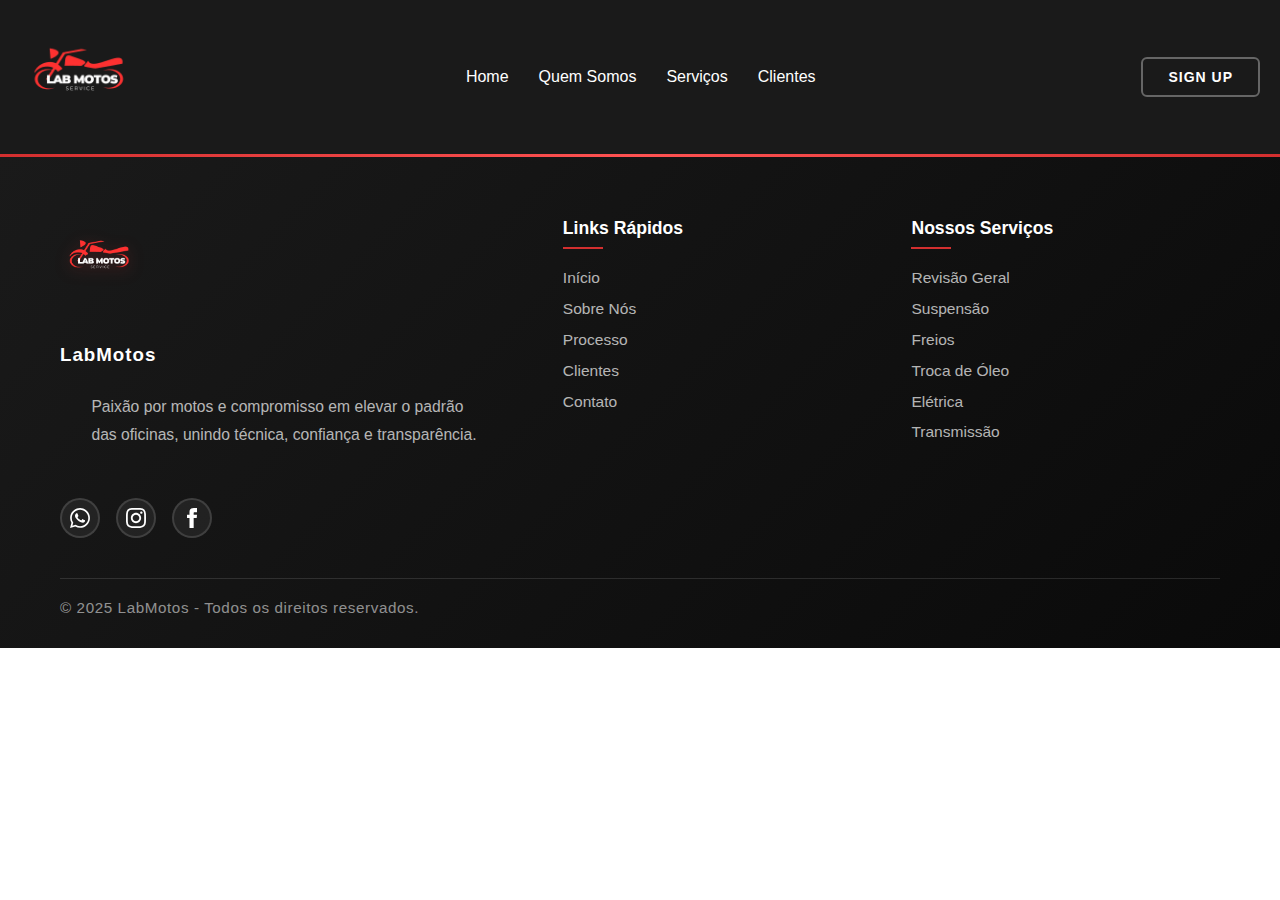
<file: src/db/LMAPI/View/View/admin/index.html>
<!DOCTYPE html>
<html lang="pt-BR">
<head>
    <meta charset="UTF-8">
    <meta name="viewport" content="width=device-width, initial-scale=1.0">
    <title>LAB MOTOS SERVICE - Painel Administrativo</title>
    <link rel="stylesheet" href="styles.css">
    <link rel="stylesheet" href="../homepage/src/css/header.css">
    <link rel="stylesheet" href="../homepage/src/css/footer.css">
    <link rel="icon" href="../img/Logo.png">
</head>
<body>
    <!-- Header -->
    <header class="header">
        <div class="header-content">
          <div class="logo">
        <a href="../homepage/index.html">
        <img src="../img/Logo.png" alt="Logo da LabMotos" class="logo-img">
        </a>
          </div>
          <nav class="nav">
            <a href="../homepage/index.html" class="nav-link">Home</a>
            <a href="../homepage/index.html#quem-somos" class="nav-link">Quem Somos</a>
            <a href="../servicos/servicos.html" class="nav-link">Serviços</a>
            <a href="../homepage/index.html#clientes" class="nav-link">Clientes</a>
            <a href="../acompanhamento/acomp.html" class="nav-link nav-link-acompanhamento" id="acompanhamento-link">Acompanhamento</a>
            <a href="../Agenda/index.html" class="nav-link">Agenda</a>
            <a href="../admin/index.html" class="nav-link active nav-link-admin">Admin</a>
            <a href="../kambam/kanban.html" class="nav-link nav-link-admin">Kanban</a>
          </nav>
          <button class="signup-btn"><a href="../login/index.html" style="color: white; text-decoration: none;">SIGN UP</a></button>
        </div>
      </header>

    <!-- Container de Notificações -->
    <div id="notification-container" class="notification-container"></div>

    <!-- Main Content -->
    <main class="main-content">
        <div class="page-header">
            <h1 class="page-title">Página do administrador</h1>
            <p class="page-subtitle">Gerencie peças e clientes do sistema</p>
        </div>

        <!-- Tabela de Peças -->
        <div class="peca-table-container">
            <div class="section-header">
                <h2 class="section-title">⚙ Gerenciamento de Peças</h2>
            </div>
            <div id="error-message" class="error-message" style="display: none;"></div>
            <div id="loading" class="loading" style="display: none;">Carregando...</div>

            <table class="peca-table">
                <thead>
                    <tr>
                        <th>ID Peça</th>
                        <th>Nome Peça</th>
                        <th>Valor Unitário</th>
                        <th>Quantidade</th>
                        <th>
                            <div class="search-container">
                                <input
                                    type="text"
                                    id="search-input"
                                    placeholder="Pesquisar Produto"
                                    class="search-input"
                                />
                                <span class="search-icon">🔍</span>
                            </div>
                        </th>
                    </tr>
                </thead>
                <tbody id="pecas-tbody">
                    <tr>
                        <td colspan="5" class="no-data">Carregando peças...</td>
                    </tr>
                </tbody>
            </table>

            <!-- Seção de Adicionar -->
            <div class="table-actions">
                <div class="add-section">
                    <h3>Adicionar Nova Peça</h3>
                    <div class="add-form">
                        <input
                            type="text"
                            id="new-codigo"
                            placeholder="Código (ex: #456646)"
                            class="add-input"
                        />
                        <input
                            type="text"
                            id="new-nome"
                            placeholder="Nome da Peça"
                            class="add-input"
                        />
                        <input
                            type="text"
                            id="new-preco"
                            placeholder="Valor Unitário (ex: 310,00)"
                            class="add-input"
                        />
                        <input
                            type="number"
                            id="new-quantidade"
                            placeholder="Quantidade"
                            class="add-input"
                        />
                        <button class="add-btn" onclick="handleAdd()">Adicionar</button>
                    </div>
                </div>
            </div>
        </div>

        <!-- Tabela de Clientes -->
        <div class="cliente-table-container">
            <div class="section-header">
                <h2 class="section-title">👤 Gerenciamento de Clientes</h2>
            </div>
            <div id="cliente-error-message" class="error-message" style="display: none;"></div>
            <div id="cliente-loading" class="loading" style="display: none;">Carregando...</div>

            <table class="cliente-table">
                <thead>
                    <tr>
                        <th>ID</th>
                        <th>Nome</th>
                        <th>Telefone</th>
                        <th>Email</th>
                        <th>Endereço</th>
                        <th>
                            <div class="search-container">
                                <input
                                    type="text"
                                    id="cliente-search-input"
                                    placeholder="Pesquisar Cliente"
                                    class="search-input"
                                />
                                <span class="search-icon">🔍</span>
                            </div>
                        </th>
                    </tr>
                </thead>
                <tbody id="clientes-tbody">
                    <tr>
                        <td colspan="6" class="no-data">Carregando clientes...</td>
                    </tr>
                </tbody>
            </table>

            <!-- Seção de Adicionar Cliente -->
            <div class="table-actions">
                <div class="add-section">
                    <h3>Adicionar Novo Cliente</h3>
                    <div class="add-form">
                        <input
                            type="text"
                            id="new-cliente-nome"
                            placeholder="Nome Completo"
                            class="add-input"
                        />
                        <input
                            type="text"
                            id="new-cliente-telefone"
                            placeholder="Telefone (ex: (11) 99999-9999)"
                            class="add-input"
                        />
                        <input
                            type="email"
                            id="new-cliente-email"
                            placeholder="Email"
                            class="add-input"
                        />
                        <input
                            type="text"
                            id="new-cliente-endereco"
                            placeholder="Endereço"
                            class="add-input"
                        />
                        <button class="add-btn" onclick="handleAddCliente()">Adicionar Cliente</button>
                    </div>
                </div>
            </div>
        </div>
    </main>

    <!-- Footer -->
<footer class="modern-footer">
  <div class="container">
    <div class="row">
      <!-- Coluna Marca / Descrição / Social -->
      <div class="footer-brand">
        <a href="../homepage/index.html">
        <img src="../img/Logo.png" alt="LabMotos Logo" class="footer-logo">
        </a>
        <h3>LabMotos</h3>
        <p class="footer-description">
          Paixão por motos e compromisso em elevar o padrão das oficinas, unindo técnica, confiança e transparência.
        </p>
        <div class="footer-social">
          <a href="https://wa.me/31991362050" target="_blank" class="social-icon" aria-label="WhatsApp">
            <!-- WhatsApp SVG -->
            <svg viewBox="0 0 24 24"><path d="M.057 24l1.687-6.163c-1.041-1.804-1.588-3.849-1.587-5.946.003-6.556 5.338-11.891 11.893-11.891 3.181.001 6.167 1.24 8.413 3.488 2.245 2.248 3.481 5.236 3.48 8.414-.003 6.557-5.338 11.892-11.893 11.892-1.99-.001-3.951-.5-5.688-1.448l-6.305 1.654zm6.597-3.807c1.676.995 3.276 1.591 5.392 1.592 5.448 0 9.886-4.434 9.889-9.885.002-5.462-4.415-9.89-9.881-9.892-5.452 0-9.887 4.434-9.889 9.884-.001 2.225.651 3.891 1.746 5.634l-.999 3.648 3.742-.981zm11.387-5.464c-.074-.124-.272-.198-.57-.347-.297-.149-1.758-.868-2.031-.967-.272-.099-.47-.149-.669.149-.198.297-.768.967-.941 1.165-.173.198-.347.223-.644.074-.297-.149-1.255-.462-2.39-1.475-.883-.788-1.48-1.761-1.653-2.059-.173-.297-.018-.458.13-.606.134-.133.297-.347.446-.521.151-.172.2-.296.3-.495.099-.198.05-.372-.025-.521-.075-.148-.669-1.611-.916-2.206-.242-.579-.487-.501-.669-.51l-.57-.01c-.198 0-.52.074-.792.372-.272.297-1.04 1.017-1.04 2.479 0 1.462 1.065 2.875 1.213 3.074.149.198 2.095 3.2 5.076 4.487.709.306 1.263.489 1.694.626.712.226 1.36.194 1.872.118.571-.085 1.758-.719 2.006-1.413.248-.695.248-1.29.173-1.414z"/></svg>
          </a>
          <a href="https://www.instagram.com/labmotossl" target="_blank" class="social-icon" aria-label="Instagram">
            <!-- Instagram SVG -->
            <svg viewBox="0 0 24 24"><path d="M12 2.163c3.204 0 3.584.012 4.85.07 3.252.148 4.771 1.691 4.919 4.919.058 1.265.069 1.645.069 4.849 0 3.205-.012 3.584-.069 4.849-.149 3.225-1.664 4.771-4.919 4.919-1.266.058-1.644.07-4.85.07-3.204 0-3.584-.012-4.849-.07-3.26-.149-4.771-1.699-4.919-4.92-.058-1.265-.07-1.644-.07-4.849 0-3.204.013-3.583.07-4.849.149-3.227 1.664-4.771 4.919-4.919 1.266-.057 1.645-.069 4.849-.069zm0-2.163c-3.259 0-3.667.014-4.947.072-4.358.2-6.78 2.618-6.98 6.98-.059 1.281-.073 1.689-.073 4.948 0 3.259.014 3.668.072 4.948.2 4.358 2.618 6.78 6.98 6.98 1.281.058 1.689.072 4.948.072 3.259 0 3.668-.014 4.948-.072 4.354-.2 6.782-2.618 6.979-6.98.059-1.28.073-1.689.073-4.948 0-3.259-.014-3.667-.072-4.947-.196-4.354-2.617-6.78-6.979-6.98-1.281-.059-1.69-.073-4.949-.073zm0 5.838c-3.403 0-6.162 2.759-6.162 6.162s2.759 6.163 6.162 6.163 6.162-2.759 6.162-6.163c0-3.403-2.759-6.162-6.162-6.162zm0 10.162c-2.209 0-4-1.79-4-4 0-2.209 1.791-4 4-4s4 1.791 4 4c0 2.21-1.791 4-4 4zm6.406-11.845c-.796 0-1.441.645-1.441 1.44s.645 1.44 1.441 1.44c.795 0 1.439-.645 1.439-1.44s-.644-1.44-1.439-1.44z"/></svg>
          </a>
          <a href="https://facebook.com" target="_blank" class="social-icon" aria-label="Facebook">
            <!-- Facebook SVG -->
            <svg viewBox="0 0 24 24"><path d="M9 8h-3v4h3v12h5v-12h3.642l.358-4h-4v-1.667c0-.955.192-1.333 1.115-1.333h2.885v-5h-3.808c-3.596 0-5.192 1.583-5.192 4.615v3.385z"/></svg>
          </a>
        </div>
      </div>
      
      <!-- Coluna Links Rápidos -->
      <div>
        <h4 class="footer-title">Links Rápidos</h4>
        <ul class="footer-links">
          <li><a href="../homepage/index.html">Início</a></li>
          <li><a href="../homepage/index.html#quem-somos" class="nav-link">Sobre Nós</a></li>
          <li><a href="#processo">Processo</a></li>
          <li><a href="#clientes">Clientes</a></li>
          <li><a href="#contato">Contato</a></li>
        </ul>
      </div>

      <!-- Coluna Serviços -->
      <div>
        <h4 class="footer-title">Nossos Serviços</h4>
        <ul class="footer-links">
          <li><a href="../servicos/servicos.html">Revisão Geral</a></li>
          <li><a href="../servicos/servicos.html">Suspensão</a></li>
          <li><a href="../servicos/servicos.html">Freios</a></li>
          <li><a href="../servicos/servicos.html">Troca de Óleo</a></li>
          <li><a href="../servicos/servicos.html">Elétrica</a></li>
          <li><a href="../servicos/servicos.html">Transmissão</a></li>
        </ul>
      </div>
    </div>
    <div class="footer-bottom">
      <span class="copyright">© 2025 LabMotos - Todos os direitos reservados.</span>
    </div>
  </div>
</footer>

    <script src="../Auth/api-auth.js"></script>
    <script src="script.js"></script>
</body>
</html>
</file>
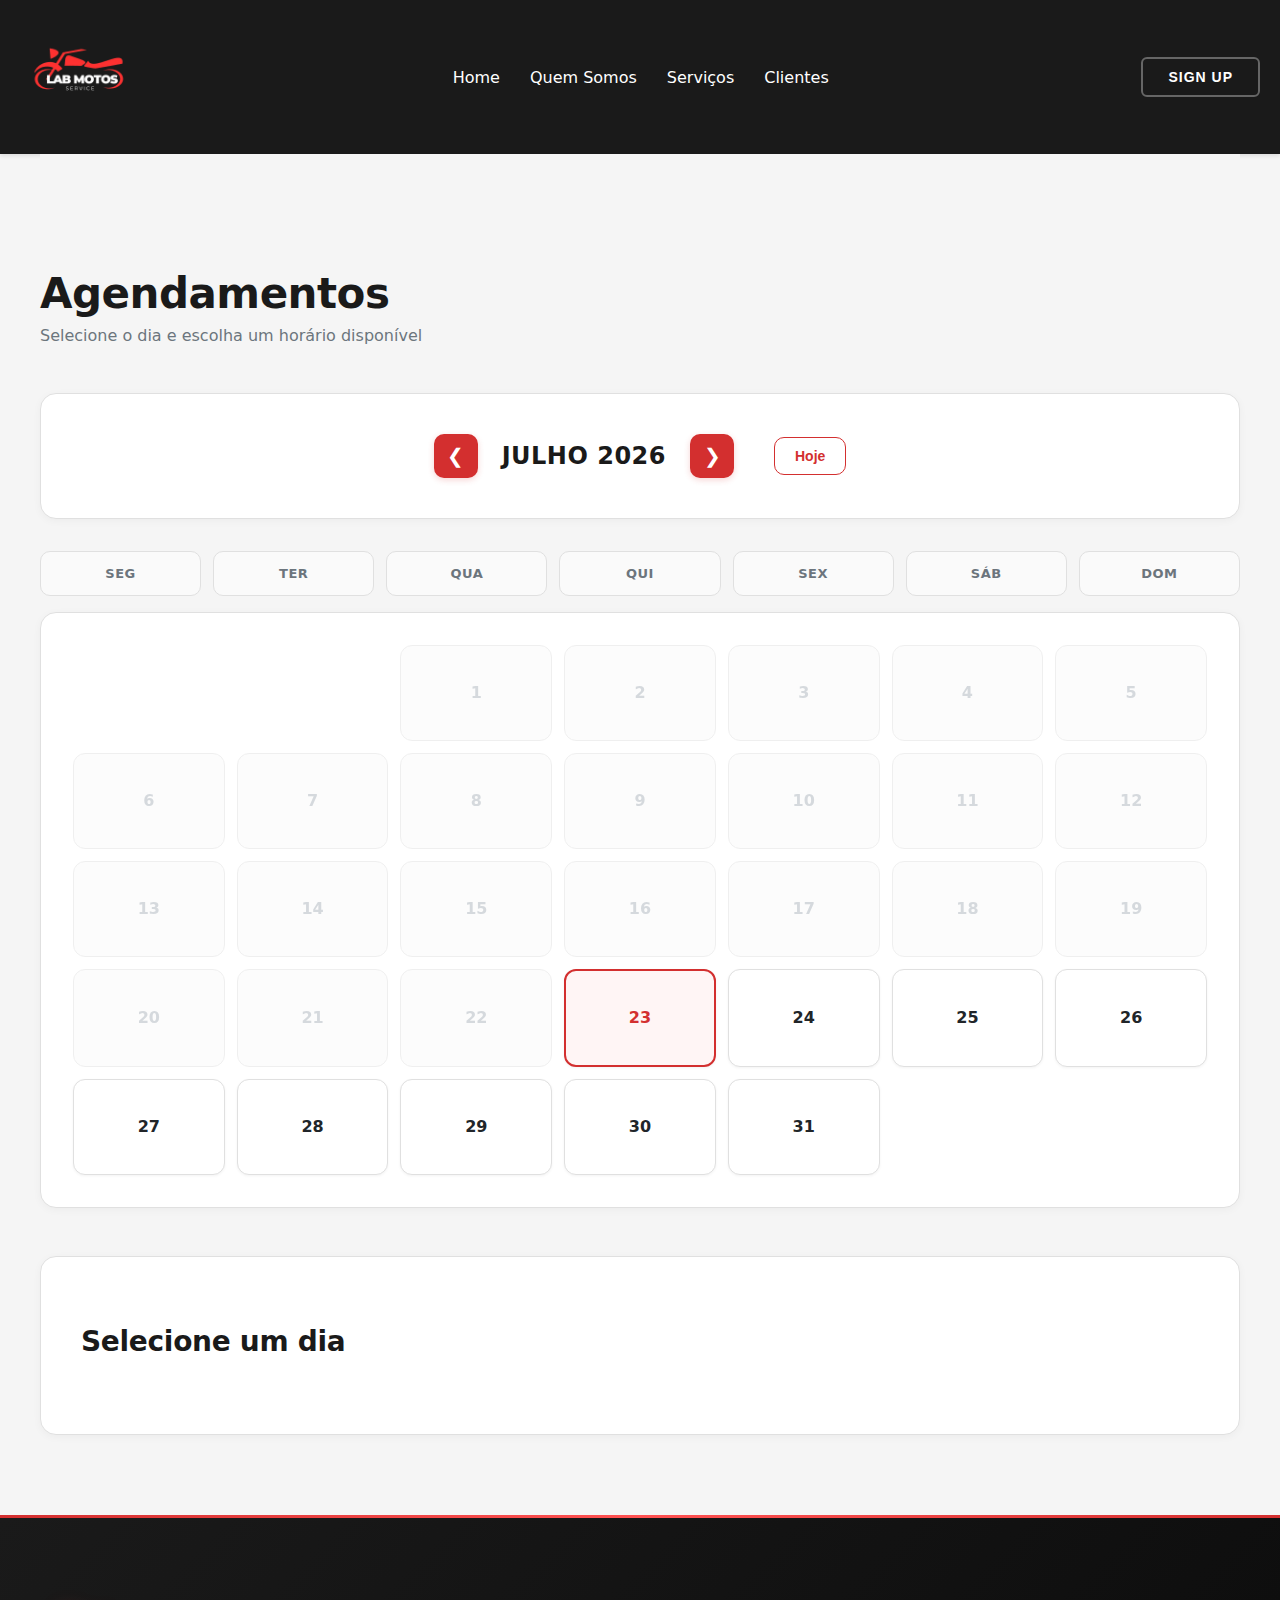
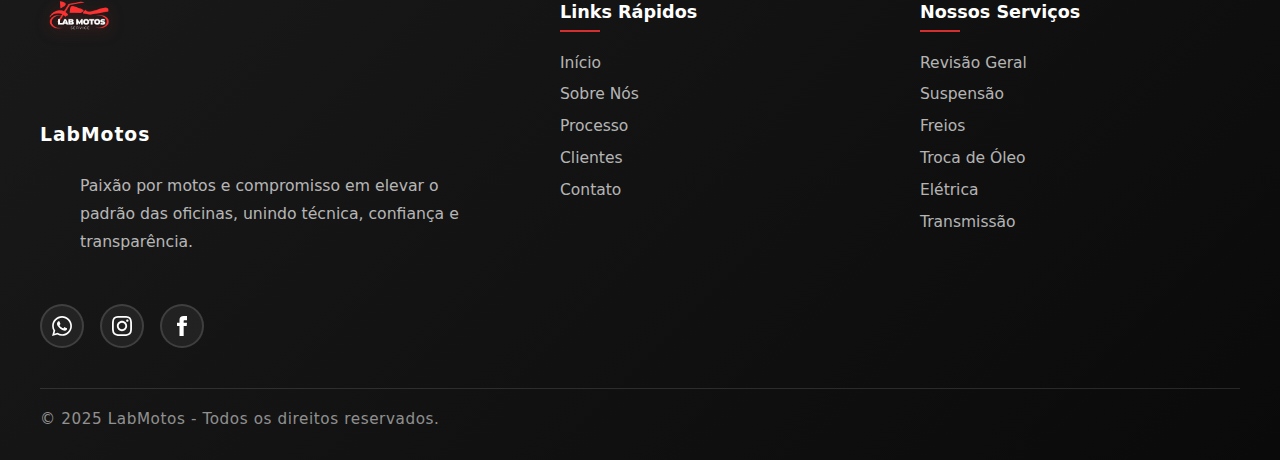
<file: src/db/LMAPI/View/View/Agenda/index.html>
<!DOCTYPE html>
<html lang="pt-BR">
<head>
  <meta charset="UTF-8" />
  <meta name="viewport" content="width=device-width, initial-scale=1.0" />
  <title>Agenda - MotoLab</title>
  <link rel="stylesheet" href="src/agenda.css" />
  <link rel="stylesheet" href="../homepage/src/css/header.css">
  <link rel="stylesheet" href="../homepage/src/css/footer.css">
  <link rel="icon" href="../img/Logo.png">
</head>
<body>
  <!-- Header -->
  <header class="header">
    <div class="header-content">
      <div class="logo">
        <a href="../homepage/index.html">
        <img src="../img/Logo.png" alt="Logo da LabMotos" class="logo-img">
        </a>
      </div>
      <nav class="nav">
        <a href="../homepage/index.html" class="nav-link">Home</a>
        <a href="../homepage/index.html#quem-somos" class="nav-link">Quem Somos</a>
        <a href="../servicos/servicos.html" class="nav-link">Serviços</a>
        <a href="../homepage/index.html#clientes" class="nav-link">Clientes</a>
        <a href="../acompanhamento/acomp.html" class="nav-link nav-link-acompanhamento" id="acompanhamento-link">Acompanhamento</a>
        <a href="../Agenda/index.html" class="nav-link active">Agenda</a>
        <a href="../admin/index.html" class="nav-link nav-link-admin">Admin</a>
        <a href="../kambam/kanban.html" class="nav-link nav-link-admin">Kanban</a>
    </nav>
      <button class="signup-btn"><a href="../login/index.html" style="color: white; text-decoration: none;">SIGN UP</a></button>
    </div>
  </header>
<section class="agenda-section">
<div class="agenda-content">
<div class="agenda-text">
<h1> Agenda </h1>
<p>Tela destinada ao controle de agendamentos e horários de serviços realizados na oficina, permitindo ao mecânico visualizar, adicionar e gerenciar compromissos de forma prática</p>
</div>
<div class="agenda-image">
<img src="src/img/Agenda-Labmotos.png" alt="Serviço" />
</div>
</div>
</section>

<!-- Calendário e Horários -->
<section class="calendar-section container">
  <h2 class="cal-title">Agendamentos</h2>
  <p class="cal-subtitle">Selecione o dia e escolha um horário disponível</p>

  <div class="calendar-header">
    <button id="prevMonth" class="cal-arrow">&#10094;</button>
    <h3 id="currentMonth"></h3>
    <button id="nextMonth" class="cal-arrow">&#10095;</button>
    <button id="todayBtn" class="cal-today">Hoje</button>
  </div>

  <div class="calendar-weekdays">
    <div class="weekday">Seg</div>
    <div class="weekday">Ter</div>
    <div class="weekday">Qua</div>
    <div class="weekday">Qui</div>
    <div class="weekday">Sex</div>
    <div class="weekday">Sáb</div>
    <div class="weekday">Dom</div>
  </div>

  <div class="calendar-grid" id="calendarGrid"></div>
  <div class="time-section">
    <h3 id="selectedDateTitle">Selecione um dia</h3>
    <div class="time-grid" id="timeGrid"></div>
  </div>
</section>
<!-- Pop-up de Agendamento -->
<div class="popup-overlay" id="popupOverlay">
  <div class="popup">
    <div class="popup-header">
      <h3 id="popupTitle">Novo Agendamento</h3>
      <button class="popup-close" id="popupClose">&times;</button>
    </div>
    <div class="popup-date-info">
      <p id="popupDateInfo">Data selecionada</p>
    </div>
    <div class="agendamentos-list" id="agendamentosList">
      <h4>Agendamentos do dia</h4>
      <div id="listaAgendamentos"></div>
    </div>
    <div class="popup-form">
      <h4>Novo Agendamento</h4>
      <div class="field">
        <label for="popupTime">Horário *</label>
        <select id="popupTime" class="input">
          <option value="">Selecione um horário</option>
        </select>
      </div>

      <div class="field">
        <label for="nomeCliente">Nome do Cliente *</label>
        <input type="text" id="nomeCliente" class="input" placeholder="Digite o nome do cliente" />
      </div>

      <div class="field">
        <label for="tipoServico">Tipo de Serviço *</label>
        <input type="text" id="tipoServico" class="input" placeholder="Ex: Revisão, Troca de óleo, etc." />
      </div>

      <div class="field">
        <label for="placaMoto">Placa *</label>
        <input type="text" id="placaMoto" class="input" placeholder="ABC-1234 ou ABC1D23" maxlength="8" />
      </div>

      <div class="field">
        <label for="telefoneCliente">Telefone/WhatsApp</label>
        <input type="text" id="telefoneCliente" class="input" placeholder="(00) 00000-0000" />
      </div>

      <div class="field">
        <label for="obs">Observações</label>
        <textarea id="obs" class="textarea" rows="3" placeholder="Observações adicionais (opcional)"></textarea>
      </div>

      <div class="popup-actions">
        <button class="popup-cancel" id="popupCancel">Cancelar</button>
        <button class="popup-confirm" id="popupConfirm">Agendar</button>
      </div>
    </div>
  </div>
</div>
<div id="notificationsContainer" class="notifications-container"></div>
  <!-- Footer -->
<footer class="modern-footer">
  <div class="container">
    <div class="row">
      <!-- Coluna Marca / Descrição / Social -->
      <div class="footer-brand">
        <a href="../homepage/index.html">
        <img src="../img/Logo.png" alt="LabMotos Logo" class="footer-logo">
        </a>
        <h3>LabMotos</h3>
        <p class="footer-description">
          Paixão por motos e compromisso em elevar o padrão das oficinas, unindo técnica, confiança e transparência.
        </p>
        <div class="footer-social">
          <a href="https://wa.me/31991362050" target="_blank" class="social-icon" aria-label="WhatsApp">
            <!-- WhatsApp SVG -->
            <svg viewBox="0 0 24 24"><path d="M.057 24l1.687-6.163c-1.041-1.804-1.588-3.849-1.587-5.946.003-6.556 5.338-11.891 11.893-11.891 3.181.001 6.167 1.24 8.413 3.488 2.245 2.248 3.481 5.236 3.48 8.414-.003 6.557-5.338 11.892-11.893 11.892-1.99-.001-3.951-.5-5.688-1.448l-6.305 1.654zm6.597-3.807c1.676.995 3.276 1.591 5.392 1.592 5.448 0 9.886-4.434 9.889-9.885.002-5.462-4.415-9.89-9.881-9.892-5.452 0-9.887 4.434-9.889 9.884-.001 2.225.651 3.891 1.746 5.634l-.999 3.648 3.742-.981zm11.387-5.464c-.074-.124-.272-.198-.57-.347-.297-.149-1.758-.868-2.031-.967-.272-.099-.47-.149-.669.149-.198.297-.768.967-.941 1.165-.173.198-.347.223-.644.074-.297-.149-1.255-.462-2.39-1.475-.883-.788-1.48-1.761-1.653-2.059-.173-.297-.018-.458.13-.606.134-.133.297-.347.446-.521.151-.172.2-.296.3-.495.099-.198.05-.372-.025-.521-.075-.148-.669-1.611-.916-2.206-.242-.579-.487-.501-.669-.51l-.57-.01c-.198 0-.52.074-.792.372-.272.297-1.04 1.017-1.04 2.479 0 1.462 1.065 2.875 1.213 3.074.149.198 2.095 3.2 5.076 4.487.709.306 1.263.489 1.694.626.712.226 1.36.194 1.872.118.571-.085 1.758-.719 2.006-1.413.248-.695.248-1.29.173-1.414z"/></svg>
          </a>
          <a href="https://www.instagram.com/labmotossl" target="_blank" class="social-icon" aria-label="Instagram">
            <!-- Instagram SVG -->
            <svg viewBox="0 0 24 24"><path d="M12 2.163c3.204 0 3.584.012 4.85.07 3.252.148 4.771 1.691 4.919 4.919.058 1.265.069 1.645.069 4.849 0 3.205-.012 3.584-.069 4.849-.149 3.225-1.664 4.771-4.919 4.919-1.266.058-1.644.07-4.85.07-3.204 0-3.584-.012-4.849-.07-3.26-.149-4.771-1.699-4.919-4.92-.058-1.265-.07-1.644-.07-4.849 0-3.204.013-3.583.07-4.849.149-3.227 1.664-4.771 4.919-4.919 1.266-.057 1.645-.069 4.849-.069zm0-2.163c-3.259 0-3.667.014-4.947.072-4.358.2-6.78 2.618-6.98 6.98-.059 1.281-.073 1.689-.073 4.948 0 3.259.014 3.668.072 4.948.2 4.358 2.618 6.78 6.98 6.98 1.281.058 1.689.072 4.948.072 3.259 0 3.668-.014 4.948-.072 4.354-.2 6.782-2.618 6.979-6.98.059-1.28.073-1.689.073-4.948 0-3.259-.014-3.667-.072-4.947-.196-4.354-2.617-6.78-6.979-6.98-1.281-.059-1.69-.073-4.949-.073zm0 5.838c-3.403 0-6.162 2.759-6.162 6.162s2.759 6.163 6.162 6.163 6.162-2.759 6.162-6.163c0-3.403-2.759-6.162-6.162-6.162zm0 10.162c-2.209 0-4-1.79-4-4 0-2.209 1.791-4 4-4s4 1.791 4 4c0 2.21-1.791 4-4 4zm6.406-11.845c-.796 0-1.441.645-1.441 1.44s.645 1.44 1.441 1.44c.795 0 1.439-.645 1.439-1.44s-.644-1.44-1.439-1.44z"/></svg>
          </a>
          <a href="https://facebook.com" target="_blank" class="social-icon" aria-label="Facebook">
            <!-- Facebook SVG -->
            <svg viewBox="0 0 24 24"><path d="M9 8h-3v4h3v12h5v-12h3.642l.358-4h-4v-1.667c0-.955.192-1.333 1.115-1.333h2.885v-5h-3.808c-3.596 0-5.192 1.583-5.192 4.615v3.385z"/></svg>
          </a>
        </div>
      </div>
      
      <!-- Coluna Links Rápidos -->
      <div>
        <h4 class="footer-title">Links Rápidos</h4>
        <ul class="footer-links">
          <li><a href="../homepage/index.html">Início</a></li>
          <li><a href="../homepage/index.html#quem-somos" class="nav-link">Sobre Nós</a></li>
          <li><a href="#processo">Processo</a></li>
          <li><a href="#clientes">Clientes</a></li>
          <li><a href="#contato">Contato</a></li>
        </ul>
      </div>

      <!-- Coluna Serviços -->
      <div>
        <h4 class="footer-title">Nossos Serviços</h4>
        <ul class="footer-links">
          <li><a href="../servicos/servicos.html">Revisão Geral</a></li>
          <li><a href="../servicos/servicos.html">Suspensão</a></li>
          <li><a href="../servicos/servicos.html">Freios</a></li>
          <li><a href="../servicos/servicos.html">Troca de Óleo</a></li>
          <li><a href="../servicos/servicos.html">Elétrica</a></li>
          <li><a href="../servicos/servicos.html">Transmissão</a></li>
        </ul>
      </div>
    </div>
    <div class="footer-bottom">
      <span class="copyright">© 2025 LabMotos - Todos os direitos reservados.</span>
    </div>
  </div>
</footer>

  <script src="../Auth/api-auth.js"></script>
  <script src="agendamento.js"></script>
  <script src="src/agenda.js"></script>
</body>
</html>
</file>
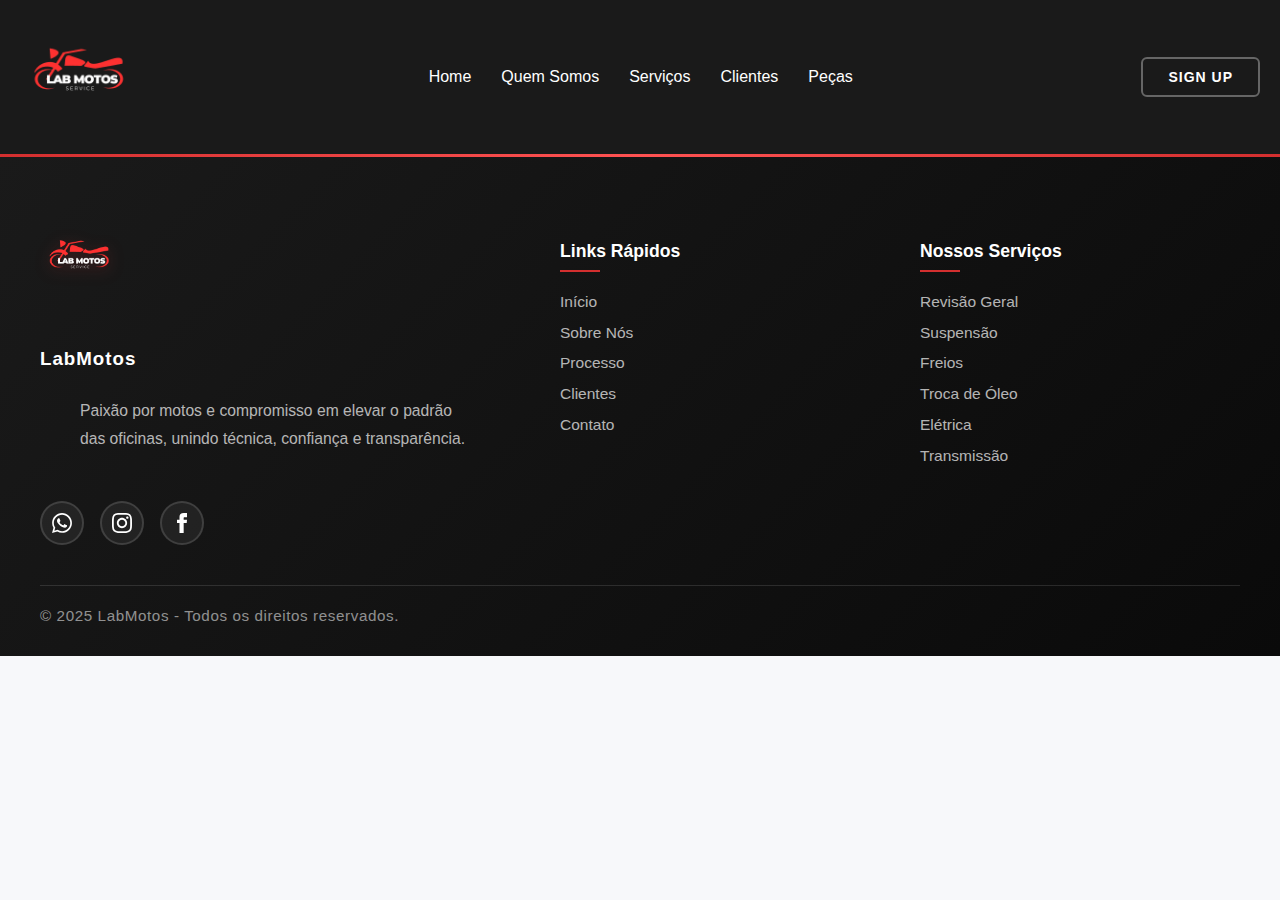
<file: LMAPI/View/kambam/kanban.html>
<!DOCTYPE html>
<html lang="pt-BR">
<head>
  <meta charset="UTF-8" />
  <meta name="viewport" content="width=device-width, initial-scale=1.0" />
  <title>Kanban - MotoLab</title>
  <link rel="stylesheet" href="kanban.css" />
  <link rel="stylesheet" href="../homepage/src/css/footer.css">
  <link rel="icon" href="../img/Logo.png">
</head>
<body>

  <!-- HEADER -->
  <header class="header">
    <div class="header-content">
      <div class="logo">
        <a href="../homepage/index.html">
        <img src="../img/Logo.png" alt="Logo da LabMotos" class="logo-img">
        </a>
      </div>
      <nav class="nav">
        <a href="../homepage/index.html" class="nav-link">Home</a>
        <a href="../homepage/index.html#quem-somos" class="nav-link">Quem Somos</a>
        <a href="../servicos/servicos.html" class="nav-link">Serviços</a>
        <a href="../homepage/index.html#clientes" class="nav-link">Clientes</a>
        <a href="../homepage/index.html#pecas" class="nav-link">Peças</a>
        <a href="../acompanhamento/acomp.html" class="nav-link nav-link-acompanhamento" id="acompanhamento-link">Acompanhamento</a>
        <a href="../admin/index.html" class="nav-link nav-link-admin">Admin</a>
        <a href="../kambam/kanban.html" class="nav-link active nav-link-admin">Kanban</a>
      </nav>
      <button class="signup-btn"><a href="../login/index.html" style="color: white; text-decoration: none;">SIGN UP</a></button>
    </div>
  </header>

  <!-- KANBAN -->
  <main class="kanban-container">
    <div class="kanban-column waiting" data-status="waiting">
      <h2>Aguardando</h2>
      <div class="kanban-items" id="waiting"></div>
    </div>

    <div class="kanban-column progress" data-status="progress">
      <h2>Em Andamento</h2>
      <div class="kanban-items" id="progress"></div>
    </div>

    <div class="kanban-column done" data-status="done">
      <h2>Concluído</h2>
      <div class="kanban-items" id="done"></div>
    </div>
  </main>

  <!-- FOOTER -->
<footer class="modern-footer">
  <div class="container">
    <div class="row">
      <!-- Coluna Marca / Descrição / Social -->
      <div class="footer-brand">
        <a href="../homepage/index.html">
        <img src="../img/Logo.png" alt="LabMotos Logo" class="footer-logo">
        </a>
        <h3>LabMotos</h3>
        <p class="footer-description">
          Paixão por motos e compromisso em elevar o padrão das oficinas, unindo técnica, confiança e transparência.
        </p>
        <div class="footer-social">
          <a href="https://wa.me/31991362050" target="_blank" class="social-icon" aria-label="WhatsApp">
            <!-- WhatsApp SVG -->
            <svg viewBox="0 0 24 24"><path d="M.057 24l1.687-6.163c-1.041-1.804-1.588-3.849-1.587-5.946.003-6.556 5.338-11.891 11.893-11.891 3.181.001 6.167 1.24 8.413 3.488 2.245 2.248 3.481 5.236 3.48 8.414-.003 6.557-5.338 11.892-11.893 11.892-1.99-.001-3.951-.5-5.688-1.448l-6.305 1.654zm6.597-3.807c1.676.995 3.276 1.591 5.392 1.592 5.448 0 9.886-4.434 9.889-9.885.002-5.462-4.415-9.89-9.881-9.892-5.452 0-9.887 4.434-9.889 9.884-.001 2.225.651 3.891 1.746 5.634l-.999 3.648 3.742-.981zm11.387-5.464c-.074-.124-.272-.198-.57-.347-.297-.149-1.758-.868-2.031-.967-.272-.099-.47-.149-.669.149-.198.297-.768.967-.941 1.165-.173.198-.347.223-.644.074-.297-.149-1.255-.462-2.39-1.475-.883-.788-1.48-1.761-1.653-2.059-.173-.297-.018-.458.13-.606.134-.133.297-.347.446-.521.151-.172.2-.296.3-.495.099-.198.05-.372-.025-.521-.075-.148-.669-1.611-.916-2.206-.242-.579-.487-.501-.669-.51l-.57-.01c-.198 0-.52.074-.792.372-.272.297-1.04 1.017-1.04 2.479 0 1.462 1.065 2.875 1.213 3.074.149.198 2.095 3.2 5.076 4.487.709.306 1.263.489 1.694.626.712.226 1.36.194 1.872.118.571-.085 1.758-.719 2.006-1.413.248-.695.248-1.29.173-1.414z"/></svg>
          </a>
          <a href="https://www.instagram.com/labmotossl" target="_blank" class="social-icon" aria-label="Instagram">
            <!-- Instagram SVG -->
            <svg viewBox="0 0 24 24"><path d="M12 2.163c3.204 0 3.584.012 4.85.07 3.252.148 4.771 1.691 4.919 4.919.058 1.265.069 1.645.069 4.849 0 3.205-.012 3.584-.069 4.849-.149 3.225-1.664 4.771-4.919 4.919-1.266.058-1.644.07-4.85.07-3.204 0-3.584-.012-4.849-.07-3.26-.149-4.771-1.699-4.919-4.92-.058-1.265-.07-1.644-.07-4.849 0-3.204.013-3.583.07-4.849.149-3.227 1.664-4.771 4.919-4.919 1.266-.057 1.645-.069 4.849-.069zm0-2.163c-3.259 0-3.667.014-4.947.072-4.358.2-6.78 2.618-6.98 6.98-.059 1.281-.073 1.689-.073 4.948 0 3.259.014 3.668.072 4.948.2 4.358 2.618 6.78 6.98 6.98 1.281.058 1.689.072 4.948.072 3.259 0 3.668-.014 4.948-.072 4.354-.2 6.782-2.618 6.979-6.98.059-1.28.073-1.689.073-4.948 0-3.259-.014-3.667-.072-4.947-.196-4.354-2.617-6.78-6.979-6.98-1.281-.059-1.69-.073-4.949-.073zm0 5.838c-3.403 0-6.162 2.759-6.162 6.162s2.759 6.163 6.162 6.163 6.162-2.759 6.162-6.163c0-3.403-2.759-6.162-6.162-6.162zm0 10.162c-2.209 0-4-1.79-4-4 0-2.209 1.791-4 4-4s4 1.791 4 4c0 2.21-1.791 4-4 4zm6.406-11.845c-.796 0-1.441.645-1.441 1.44s.645 1.44 1.441 1.44c.795 0 1.439-.645 1.439-1.44s-.644-1.44-1.439-1.44z"/></svg>
          </a>
          <a href="https://facebook.com" target="_blank" class="social-icon" aria-label="Facebook">
            <!-- Facebook SVG -->
            <svg viewBox="0 0 24 24"><path d="M9 8h-3v4h3v12h5v-12h3.642l.358-4h-4v-1.667c0-.955.192-1.333 1.115-1.333h2.885v-5h-3.808c-3.596 0-5.192 1.583-5.192 4.615v3.385z"/></svg>
          </a>
        </div>
      </div>
      
      <!-- Coluna Links Rápidos -->
      <div>
        <h4 class="footer-title">Links Rápidos</h4>
        <ul class="footer-links">
          <li><a href="../homepage/index.html">Início</a></li>
          <li><a href="../homepage/index.html#quem-somos" class="nav-link">Sobre Nós</a></li>
          <li><a href="#processo">Processo</a></li>
          <li><a href="#clientes">Clientes</a></li>
          <li><a href="#contato">Contato</a></li>
        </ul>
      </div>

      <!-- Coluna Serviços -->
      <div>
        <h4 class="footer-title">Nossos Serviços</h4>
        <ul class="footer-links">
          <li><a href="../servicos/servicos.html">Revisão Geral</a></li>
          <li><a href="../servicos/servicos.html">Suspensão</a></li>
          <li><a href="../servicos/servicos.html">Freios</a></li>
          <li><a href="../servicos/servicos.html">Troca de Óleo</a></li>
          <li><a href="../servicos/servicos.html">Elétrica</a></li>
          <li><a href="../servicos/servicos.html">Transmissão</a></li>
        </ul>
      </div>
    </div>
    <div class="footer-bottom">
      <span class="copyright">© 2025 LabMotos - Todos os direitos reservados.</span>
    </div>
  </div>
</footer>

  <script src="../Auth/api-auth.js"></script>
  <script src="kanban.js"></script>
</body>
</html>
</file>
<file: LMAPI/View/admin/styles.css>
* {
    margin: 0;
    padding: 0;
    box-sizing: border-box;
}

body {
    font-family: -apple-system, BlinkMacSystemFont, 'Segoe UI', 'Roboto', 'Oxygen',
        'Ubuntu', 'Cantarell', 'Fira Sans', 'Droid Sans', 'Helvetica Neue',
        sans-serif;
    -webkit-font-smoothing: antialiased;
    -moz-osx-font-smoothing: grayscale;
    background-color: #ffffff;
    color: #000000;
    min-height: 100vh;
    display: flex;
    flex-direction: column;
}

/* Barra de Anúncios */
.announcement-bar {
    background-color: #1a1a1a;
    color: #ffffff;
    padding: 8px 0;
    text-align: center;
    font-size: 12px;
    white-space: nowrap;
    overflow: hidden;
    position: relative;
}

.announcement-bar span {
    display: inline-block;
    animation: scroll 20s linear infinite;
}

@keyframes scroll {
    0% {
        transform: translateX(0);
    }
    100% {
        transform: translateX(-50%);
    }
}

/* Header */
.header {
    background-color: #1a1a1a;
    padding: 15px 0;
    box-shadow: 0 2px 4px rgba(0, 0, 0, 0.1);
}

.header-content {
    max-width: 1400px;
    margin: 0 auto;
    padding: 0 20px;
    display: flex;
    align-items: center;
    justify-content: space-between;
    flex-wrap: wrap;
    gap: 20px;
}

.logo {
    display: flex;
    align-items: center;
    gap: 10px;
}

.logo-img {
    height: 120px;
    width: auto;
    cursor: pointer;
    transition: transform 0.3s ease;
    object-fit: contain;
}

.logo-img:hover {
    transform: scale(1.05);
}

.logo-icon {
    font-size: 32px;
    color: #d32f2f;
}

.logo-text {
    color: #ffffff;
    font-size: 20px;
    font-weight: bold;
    letter-spacing: 1px;
}

.nav {
    display: flex;
    gap: 30px;
    flex-wrap: wrap;
}

.nav-link {
    color: #ffffff;
    text-decoration: none;
    font-size: 16px;
    transition: color 0.3s;
    position: relative;
}

.nav-link:hover {
    color: #d32f2f;
}

.nav-link.active {
    color: #d32f2f;
    font-weight: bold;
}

.nav-link.active::after {
    content: '';
    position: absolute;
    bottom: -5px;
    left: 0;
    right: 0;
    height: 2px;
    background-color: #d32f2f;
}

.signup-btn {
    background-color: transparent;
    border: 2px solid #666;
    color: #ffffff;
    padding: 10px 25px;
    font-size: 14px;
    font-weight: bold;
    cursor: pointer;
    transition: all 0.3s ease;
    border-radius: 6px;
    text-transform: uppercase;
    letter-spacing: 1px;
}

.signup-btn:hover {
    border-color: #d32f2f;
    color: #d32f2f;
    background-color: rgba(211, 47, 47, 0.1);
    transform: translateY(-2px);
    box-shadow: 0 4px 8px rgba(211, 47, 47, 0.3);
}

.signup-btn.user-logged-in {
    border-color: #d32f2f;
    color: #d32f2f;
    cursor: pointer;
    text-transform: none;
}

.signup-btn.user-logged-in:hover {
    border-color: #d32f2f;
    color: #ffffff;
    background-color: #d32f2f;
    transform: translateY(-2px);
    box-shadow: 0 4px 8px rgba(211, 47, 47, 0.3);
}

/* Menu Dropdown do Usuário */
.user-dropdown {
    position: absolute;
    top: calc(100% + 8px);
    right: 0;
    background: #ffffff;
    border: 1px solid #e0e0e0;
    border-radius: 8px;
    box-shadow: 0 4px 12px rgba(0, 0, 0, 0.15);
    min-width: 150px;
    z-index: 10000;
    opacity: 0;
    visibility: hidden;
    transform: translateY(-10px);
    transition: all 0.2s ease;
    pointer-events: none;
}

.user-dropdown.show {
    opacity: 1;
    visibility: visible;
    transform: translateY(0);
    pointer-events: auto;
}

.user-dropdown-item {
    padding: 12px 16px;
    cursor: pointer;
    color: #2b2d31;
    transition: background-color 0.15s;
    display: flex;
    align-items: center;
    gap: 10px;
}

.user-dropdown-item.logout-item {
    color: #d32f2f;
}

.user-dropdown-item.logout-item:hover {
    background-color: #fff5f5;
    color: #b71c1c;
}

/* Main Content */
.main-content {
    flex: 1;
    padding: 40px 20px;
    max-width: 1400px;
    margin: 0 auto;
    width: 100%;
}

.back-link {
    margin-bottom: 20px;
}

.back-link a {
    color: #666;
    text-decoration: none;
    font-size: 14px;
    transition: color 0.3s;
}

.back-link a:hover {
    color: #d32f2f;
}

.page-header {
    text-align: center;
    margin-bottom: 50px;
    padding-bottom: 20px;
    border-bottom: 3px solid #d32f2f;
}

.page-title {
    font-size: 36px;
    font-weight: bold;
    color: #000000;
    margin-bottom: 10px;
    text-transform: uppercase;
    letter-spacing: 2px;
}

.page-subtitle {
    font-size: 16px;
    color: #666;
    font-style: italic;
}

/* Tabela de Peças */
.peca-table-container {
    background: linear-gradient(135deg, #ffffff 0%, #f8f8f8 100%);
    border-radius: 12px;
    padding: 30px;
    box-shadow: 0 4px 15px rgba(0, 0, 0, 0.1);
    margin-bottom: 40px;
    border: 1px solid #e0e0e0;
    transition: box-shadow 0.3s ease;
}

.peca-table-container:hover {
    box-shadow: 0 6px 20px rgba(211, 47, 47, 0.15);
}

.section-header {
    margin-bottom: 25px;
    padding-bottom: 15px;
    border-bottom: 2px solid #d32f2f;
}

.loading {
    text-align: center;
    padding: 40px;
    font-size: 18px;
    color: #666;
}

.error-message {
    background-color: #ffebee;
    color: #c62828;
    padding: 15px;
    border-radius: 4px;
    margin-bottom: 20px;
    border-left: 4px solid #c62828;
}

.peca-table {
    width: 100%;
    border-collapse: collapse;
    margin-bottom: 30px;
}

.peca-table thead {
    background: linear-gradient(135deg, #1a1a1a 0%, #2a2a2a 100%);
    color: #ffffff;
}

.peca-table th {
    padding: 15px;
    text-align: left;
    font-weight: bold;
    color: #ffffff;
    border-bottom: 2px solid #d32f2f;
    font-size: 14px;
    text-transform: uppercase;
    letter-spacing: 1px;
}

.peca-table td {
    padding: 15px;
    border-bottom: 1px solid #e0e0e0;
    color: #000000;
}

.peca-table tbody tr:hover {
    background-color: #f9f9f9;
}

.peca-table tbody tr:last-child td {
    border-bottom: none;
}

.search-container {
    position: relative;
    display: flex;
    align-items: center;
}

.search-input {
    width: 100%;
    padding: 10px 40px 10px 15px;
    border: 1px solid #ddd;
    border-radius: 4px;
    font-size: 14px;
    background-color: #ffffff;
    color: #000000;
}

.search-input:focus {
    outline: none;
    border-color: #d32f2f;
}

.search-icon {
    position: absolute;
    right: 15px;
    font-size: 16px;
    color: #666;
    pointer-events: none;
}

.edit-input {
    width: 100%;
    padding: 8px;
    border: 1px solid #ddd;
    border-radius: 4px;
    font-size: 14px;
    background-color: #ffffff;
    color: #000000;
}

.edit-input:focus {
    outline: none;
    border-color: #d32f2f;
}

.price {
    display: flex;
    align-items: center;
    gap: 5px;
}

.price-dot {
    color: #d32f2f;
    font-size: 12px;
}

.actions {
    display: flex;
    gap: 10px;
    align-items: center;
}

.edit-btn, .remove-btn {
    background: #1a1a1a;
    border: none;
    cursor: pointer;
    font-size: 13px;
    color: #ffffff;
    padding: 8px 16px;
    transition: all 0.3s ease;
    display: flex;
    align-items: center;
    gap: 6px;
    border-radius: 4px;
    font-weight: 500;
    min-width: 90px;
    justify-content: center;
}

.edit-btn:hover {
    background: #2a2a2a;
    transform: translateY(-1px);
}

.remove-btn {
    background: #d32f2f;
}

.remove-btn:hover {
    background: #b71c1c;
    transform: translateY(-1px);
}

.save-btn, .cancel-btn {
    padding: 8px 16px;
    border: none;
    border-radius: 4px;
    cursor: pointer;
    font-size: 13px;
    transition: all 0.3s ease;
    display: flex;
    align-items: center;
    gap: 6px;
    font-weight: 500;
    min-width: 90px;
    justify-content: center;
}

.save-btn {
    background: #1a1a1a;
    color: #ffffff;
}

.save-btn:hover {
    background: #2a2a2a;
    transform: translateY(-1px);
}

.cancel-btn {
    background: #d32f2f;
    color: #ffffff;
}

.cancel-btn:hover {
    background: #b71c1c;
    transform: translateY(-1px);
}

.no-data {
    text-align: center;
    padding: 40px;
    color: #666;
    font-style: italic;
}

.table-actions {
    margin-top: 30px;
    padding-top: 30px;
    border-top: 2px solid #e0e0e0;
}

.add-section h3 {
    color: #000000;
    margin-bottom: 20px;
    font-size: 18px;
}

.add-form {
    display: grid;
    grid-template-columns: repeat(auto-fit, minmax(200px, 1fr));
    gap: 15px;
    align-items: end;
}

.add-input {
    padding: 12px;
    border: 1px solid #ddd;
    border-radius: 4px;
    font-size: 14px;
    background-color: #ffffff;
    color: #000000;
}

.add-input:focus {
    outline: none;
    border-color: #d32f2f;
}

.add-input::placeholder {
    color: #999;
}

.add-btn {
    background: linear-gradient(135deg, #1a1a1a 0%, #2a2a2a 100%);
    color: #ffffff;
    padding: 12px 30px;
    border: none;
    border-radius: 6px;
    font-size: 16px;
    font-weight: bold;
    cursor: pointer;
    transition: all 0.3s ease;
    white-space: nowrap;
    box-shadow: 0 2px 8px rgba(0, 0, 0, 0.2);
}

.add-btn:hover {
    background: linear-gradient(135deg, #d32f2f 0%, #b71c1c 100%);
    transform: translateY(-2px);
    box-shadow: 0 4px 12px rgba(211, 47, 47, 0.4);
}

.management-links {
    margin-top: 40px;
    display: flex;
    gap: 30px;
    flex-wrap: wrap;
}

.management-link {
    display: flex;
    align-items: center;
    gap: 10px;
    color: #000000;
    text-decoration: none;
    font-size: 16px;
    transition: color 0.3s;
}

.management-link:hover {
    color: #d32f2f;
}

.management-link .icon {
    font-size: 20px;
}

/* Seção de Clientes */
.section-title {
    color: #000000;
    font-size: 24px;
    font-weight: bold;
    margin: 0;
    display: flex;
    align-items: center;
    gap: 10px;
}

.cliente-table-container {
    background: linear-gradient(135deg, #ffffff 0%, #f8f8f8 100%);
    border-radius: 12px;
    padding: 30px;
    box-shadow: 0 4px 15px rgba(0, 0, 0, 0.1);
    margin-bottom: 30px;
    margin-top: 40px;
    border: 1px solid #e0e0e0;
    transition: box-shadow 0.3s ease;
}

.cliente-table-container:hover {
    box-shadow: 0 6px 20px rgba(211, 47, 47, 0.15);
}

.cliente-table {
    width: 100%;
    border-collapse: collapse;
    margin-bottom: 30px;
}

.cliente-table thead {
    background: linear-gradient(135deg, #1a1a1a 0%, #2a2a2a 100%);
    color: #ffffff;
}

.cliente-table th {
    padding: 15px;
    text-align: left;
    font-weight: bold;
    color: #ffffff;
    border-bottom: 2px solid #d32f2f;
    font-size: 14px;
    text-transform: uppercase;
    letter-spacing: 1px;
}

.cliente-table td {
    padding: 15px;
    border-bottom: 1px solid #e0e0e0;
    color: #000000;
}

.cliente-table tbody tr:hover {
    background-color: #f9f9f9;
}

.cliente-table tbody tr:last-child td {
    border-bottom: none;
}

/* Footer */
.footer {
    background-color: #1a1a1a;
    color: #ffffff;
    padding: 50px 20px 30px;
    margin-top: auto;
}

.footer-content {
    max-width: 1400px;
    margin: 0 auto;
    text-align: center;
}

.footer-logo {
    display: flex;
    flex-direction: column;
    align-items: center;
    gap: 15px;
    margin-bottom: 30px;
}

.footer-logo-img {
    height: 250px;
    width: auto;
    filter: drop-shadow(0 2px 4px rgba(0, 0, 0, 0.3));
    transition: transform 0.3s ease;
    object-fit: contain;
}

.footer-logo-img:hover {
    transform: scale(1.05);
}

.footer-logo-icon {
    font-size: 48px;
    color: #d32f2f;
}

.footer-logo-text {
    color: #ffffff;
    font-size: 24px;
    font-weight: bold;
    letter-spacing: 1px;
}

.footer-description {
    max-width: 800px;
    margin: 0 auto 40px;
    font-size: 16px;
    line-height: 1.6;
    color: #cccccc;
}

.footer-bottom {
    display: flex;
    justify-content: space-between;
    align-items: center;
    flex-wrap: wrap;
    gap: 20px;
    padding-top: 20px;
    border-top: 1px solid #333;
}

.copyright {
    font-size: 14px;
    color: #cccccc;
}

.social-icons {
    display: flex;
    gap: 15px;
}

.social-icon {
    font-size: 24px;
    color: #ffffff;
    text-decoration: none;
    transition: color 0.3s;
}

.social-icon:hover {
    color: #d32f2f;
}

/* Responsive */
@media (max-width: 768px) {
    .header-content {
        flex-direction: column;
        align-items: center;
    }

    .nav {
        gap: 15px;
        justify-content: center;
    }

    .nav-link {
        font-size: 14px;
    }

    .main-content {
        padding: 20px 15px;
    }

    .page-title {
        font-size: 24px;
        margin-bottom: 30px;
    }

    .peca-table-container,
    .cliente-table-container {
        padding: 15px;
        overflow-x: auto;
    }

    .peca-table,
    .cliente-table {
        min-width: 800px;
    }

    .peca-table th,
    .peca-table td,
    .cliente-table th,
    .cliente-table td {
        padding: 10px 8px;
        font-size: 12px;
    }

    .add-form {
        grid-template-columns: 1fr;
    }

    .actions {
        flex-direction: column;
        gap: 5px;
    }

    .edit-actions {
        flex-direction: column;
    }

    .management-links {
        flex-direction: column;
        gap: 20px;
    }

    .footer {
        padding: 40px 15px 20px;
    }

    .footer-logo-icon {
        font-size: 36px;
    }

    .footer-logo-text {
        font-size: 20px;
    }

    .footer-description {
        font-size: 14px;
        margin-bottom: 30px;
    }

    .footer-bottom {
        flex-direction: column;
        text-align: center;
    }
}

/* Sistema de Notificações */
.notification-container {
    position: fixed;
    top: 100px;
    right: 20px;
    z-index: 10000;
    display: flex;
    flex-direction: column;
    gap: 10px;
    max-width: 400px;
}

.notification {
    background-color: #ffffff;
    border-radius: 8px;
    padding: 15px 20px;
    box-shadow: 0 4px 12px rgba(0, 0, 0, 0.15);
    display: flex;
    align-items: center;
    gap: 12px;
    opacity: 0;
    transform: translateX(400px);
    transition: all 0.3s ease;
    border-left: 4px solid #666;
    min-width: 300px;
}

.notification.show {
    opacity: 1;
    transform: translateX(0);
}

.notification-success {
    border-left-color: #4caf50;
    background-color: #f1f8f4;
}

.notification-error {
    border-left-color: #d32f2f;
    background-color: #ffebee;
}

.notification-warning {
    border-left-color: #ff9800;
    background-color: #fff3e0;
}

.notification-info {
    border-left-color: #2196f3;
    background-color: #e3f2fd;
}

.notification-icon {
    font-size: 20px;
    font-weight: bold;
    flex-shrink: 0;
}

.notification-success .notification-icon {
    color: #4caf50;
}

.notification-error .notification-icon {
    color: #d32f2f;
}

.notification-warning .notification-icon {
    color: #ff9800;
}

.notification-info .notification-icon {
    color: #2196f3;
}

.notification-message {
    flex: 1;
    color: #000000;
    font-size: 14px;
    line-height: 1.4;
}

.notification-close {
    background: none;
    border: none;
    font-size: 24px;
    color: #666;
    cursor: pointer;
    padding: 0;
    width: 24px;
    height: 24px;
    display: flex;
    align-items: center;
    justify-content: center;
    flex-shrink: 0;
    transition: color 0.3s;
    line-height: 1;
}

.notification-close:hover {
    color: #d32f2f;
}

@media (max-width: 768px) {
    .notification-container {
        right: 10px;
        left: 10px;
        max-width: none;
    }

    .notification {
        min-width: auto;
    }
}
</file>
<file: LMAPI/View/homepage/src/css/footer.css>
:root {
  --lab-red: #d32f2f;
  --lab-footer-gray: #1a1a1a;
}

/* Modern Footer */
.modern-footer {
  background: linear-gradient(135deg, var(--lab-footer-gray) 0%, #0a0a0a 100%);
  padding: 4rem 0 2rem;
  color: #ffffff;
  position: relative;
  overflow: hidden;
}

.modern-footer::before {
  content: '';
  position: absolute;
  top: 0; left: 0; right: 0;
  height: 3px;
  background: linear-gradient(90deg, var(--lab-red) 0%, #ff5252 50%, var(--lab-red) 100%);
}

.modern-footer .container {
  max-width: 1200px;
  margin: 0 auto;
  padding: 0 20px;
}

.modern-footer .row {
  display: grid;
  grid-template-columns: 1.5fr 1fr 1fr;
  gap: 40px;
  margin-bottom: 40px;
}

.footer-brand {
  display: flex;
  flex-direction: column;
  gap: 1rem;
}

.footer-logo {
  width: 80px;
  height: auto;
  filter: drop-shadow(0 4px 8px rgba(211, 47, 47, 0.3));
  transition: transform 0.3s ease;
}
.footer-logo:hover {
  transform: scale(1.05);
}
.footer-brand h3 {
  color: #ffffff;
  font-weight: 700;
  letter-spacing: 1px;
  margin-bottom: .7rem;
}

.footer-description {
  color: rgba(255,255,255,.7);
  line-height: 1.8;
  font-size: 0.98rem;
  max-width: 400px;
  margin-bottom: 1rem;
}

.footer-social {
  display: flex;
  gap: 1rem;
  margin-top: 1rem;
}
.social-icon {
  width: 40px;
  height: 40px;
  background: rgba(255,255,255,0.06);
  border: 2px solid rgba(255,255,255,0.13);
  border-radius: 50%;
  display: flex;
  align-items: center;
  justify-content: center;
  color: #fff;
  transition: all 0.3s;
  text-decoration: none;
}
.social-icon:hover {
  background: var(--lab-red);
  border-color: var(--lab-red);
  color: #fff;
  transform: translateY(-3px) scale(1.08);
  box-shadow: 0 5px 15px rgba(211, 47, 47, 0.22);
}
.social-icon svg {
  width: 20px;
  height: 20px;
  fill: currentColor;
}

.footer-title {
  color: #fff;
  font-weight: 700;
  font-size: 1.1rem;
  margin-bottom: 1.3rem;
  position: relative;
  padding-bottom: .6rem;
}
.footer-title::after {
  content: '';
  position: absolute;
  bottom: 0;
  left: 0;
  width: 40px;
  height: 2px;
  background: var(--lab-red);
}

.footer-links {
  list-style: none;
  padding: 0;
  margin: 0;
}
.footer-links li { margin-bottom: 0.8rem; }
.footer-links a {
  color: rgba(255,255,255,.7);
  text-decoration: none;
  font-size: 0.97rem;
  transition: all 0.24s;
  display: inline-block;
}
.footer-links a:hover {
  color: var(--lab-red);
  padding-left: 7px;
}

.footer-bottom {
  margin-top: 2.5rem;
  padding-top: 1.3rem;
  border-top: 1px solid rgba(255,255,255,0.12);
  text-align: center;
}
.copyright {
  color: rgba(255,255,255, .54);
  font-size: 0.95rem;
  letter-spacing: .6px;
}

/* Responsivo para mobile */
@media (max-width: 900px) {
  .modern-footer .row {
    grid-template-columns: 1fr 1fr;
    gap: 28px;
  }
}
@media (max-width: 700px) {
  .modern-footer .row {
    grid-template-columns: 1fr;
    gap: 18px;
    text-align: center;
  }
  .footer-title::after {
    left: 50%;
    transform: translateX(-50%);
  }
  .footer-social { justify-content: center; }
  .footer-brand { align-items: center; }
}
</file>
<file: LMAPI/View/Agenda/src/agenda.css>
/* Header e Footer */
:root{
  --primary:#d32f2f;
  --primary-600:#c62828;
  --primary-700:#b71c1c;
  --bg:#ffffff;
  --bg-50:#fafafa;
  --bg-100:#f5f5f6;
  --text-900:#101113;
  --text-700:#2b2d31;
  --text-500:#6b7078;
  --text-300:#b6bac2;
  --text-inverse:#ffffff;
  --border:#e6e8ec;
  --shadow:0 6px 24px rgba(16,17,19,.08),0 2px 8px rgba(16,17,19,.06);
  --radius:16px;
  --container:1200px;
}
body {
  font-family: "Segoe UI", system-ui, -apple-system, Arial, sans-serif;
  background: #f5f5f5;
  color: var(--text-900);
  margin: 0;
  padding: 0;
}

.header {
    background-color: #1a1a1a;
    padding: 15px 0;
    box-shadow: 0 2px 4px rgba(0, 0, 0, 0.1);
}









.header-content {
    max-width: 1400px;
    margin: 0 auto;
    padding: 0 20px;
    display: flex;
    align-items: center;
    justify-content: space-between;
    flex-wrap: wrap;
    gap: 20px;
}

.logo {
    display: flex;
    align-items: center;
    gap: 10px;
}

.logo-img {
    height: 120px;
    width: auto;
    cursor: pointer;
    transition: transform 0.3s ease;
    object-fit: contain;
}

.logo-img:hover {
    transform: scale(1.05);
}

.logo-icon {
    font-size: 32px;
    color: #d32f2f;
}

.logo-text {
    color: #ffffff;
    font-size: 20px;
    font-weight: bold;
    letter-spacing: 1px;
}

.nav {
    display: flex;
    gap: 30px;
    flex-wrap: wrap;
}

.nav-link {
    color: #ffffff;
    text-decoration: none;
    font-size: 16px;
    transition: color 0.3s;
    position: relative;
}

.nav-link:hover {
    color: #d32f2f;
}

.nav-link.active {
    color: #d32f2f;
    font-weight: bold;
}

.nav-link.active::after {
    content: '';
    position: absolute;
    bottom: -5px;
    left: 0;
    right: 0;
    height: 2px;
    background-color: #d32f2f;
}

.signup-btn {
    background-color: transparent;
    border: 2px solid #666;
    color: #ffffff;
    padding: 10px 25px;
    font-size: 14px;
    font-weight: bold;
    cursor: pointer;
    transition: all 0.3s ease;
    border-radius: 6px;
    text-transform: uppercase;
    letter-spacing: 1px;
}

.signup-btn:hover {
    border-color: #d32f2f;
    color: #d32f2f;
    background-color: rgba(211, 47, 47, 0.1);
    transform: translateY(-2px);
    box-shadow: 0 4px 8px rgba(211, 47, 47, 0.3);
}

.signup-btn.user-logged-in {
    border-color: #d32f2f;
    color: #d32f2f;
    cursor: pointer;
    text-transform: none;
}

.signup-btn.user-logged-in:hover {
    border-color: #d32f2f;
    color: #ffffff;
    background-color: #d32f2f;
    transform: translateY(-2px);
    box-shadow: 0 4px 8px rgba(211, 47, 47, 0.3);
}

/* Menu Dropdown do Usuário */
.user-dropdown {
    position: absolute;
    top: calc(100% + 8px);
    right: 0;
    background: #ffffff;
    border: 1px solid #e0e0e0;
    border-radius: 8px;
    box-shadow: 0 4px 12px rgba(0, 0, 0, 0.15);
    min-width: 150px;
    z-index: 10000;
    opacity: 0;
    visibility: hidden;
    transform: translateY(-10px);
    transition: all 0.2s ease;
    pointer-events: none;
}

.user-dropdown.show {
    opacity: 1;
    visibility: visible;
    transform: translateY(0);
    pointer-events: auto;
}

.user-dropdown-item {
    padding: 12px 16px;
    cursor: pointer;
    color: #2b2d31;
    transition: background-color 0.15s;
    display: flex;
    align-items: center;
    gap: 10px;
}

.user-dropdown-item.logout-item {
    color: #d32f2f;
}

.user-dropdown-item.logout-item:hover {
    background-color: #fff5f5;
    color: #b71c1c;
}
/* FOOTER */
.footer {
    background-color: #1a1a1a;
    color: #ffffff;
    padding: 50px 20px 30px;
    margin-top: auto;
}

.footer-content {
    max-width: 1400px;
    margin: 0 auto;
    text-align: center;
}

.footer-logo {
    display: flex;
    flex-direction: column;
    align-items: center;
    gap: 15px;
    margin-bottom: 30px;
}

.footer-logo-img {
    height: 250px;
    width: auto;
    filter: drop-shadow(0 2px 4px rgba(0, 0, 0, 0.3));
    transition: transform 0.3s ease;
    object-fit: contain;
}

.footer-logo-img:hover {
    transform: scale(1.05);
}

.footer-logo-icon {
    font-size: 48px;
    color: #d32f2f;
}

.footer-logo-text {
    color: #ffffff;
    font-size: 24px;
    font-weight: bold;
    letter-spacing: 1px;
}

.footer-description {
    max-width: 800px;
    margin: 0 auto 40px;
    font-size: 16px;
    line-height: 1.6;
    color: #cccccc;
}

.footer-bottom {
    display: flex;
    justify-content: space-between;
    align-items: center;
    flex-wrap: wrap;
    gap: 20px;
    padding-top: 20px;
    border-top: 1px solid #333;
}

.copyright {
    font-size: 14px;
    color: #cccccc;
}

.social-icons {
    display: flex;
    gap: 15px;
}

.social-icon {
    font-size: 24px;
    color: #ffffff;
    text-decoration: none;
    transition: color 0.3s;
}

.social-icon:hover {
    color: #d32f2f;
}


/* Seção de Apresentação da Agenda */
.agenda-section {
  padding: 120px 0;
  background: #f5f5f5;
  border-bottom: none;
  margin-bottom: 0;
}

.agenda-content {
  max-width: 1400px;
  margin: 0 auto;
  display: flex;
  align-items: center;
  justify-content: space-between;
  gap: 60px;
  padding: 0 40px;
  background: transparent;
  border-radius: 0;
  border: none;
  box-shadow: none;
}

.agenda-text {
  flex: 1;
}

.agenda-text h1 {
  font-size: 56px;
  font-weight: 800;
  color: #1a1a1a;
  margin-bottom: 24px;
  line-height: 1.1;
  letter-spacing: -0.5px;
}

.agenda-text p {
  max-width: 580px;
  font-size: 18px;
  line-height: 1.7;
  color: #495057;
  margin: 0;
}

.agenda-image {
  flex: 1;
  display: flex;
  justify-content: center;
}

.agenda-image img {
  width: 100%;
  max-width: 600px;
  border-radius: 16px;
  object-fit: cover;
  box-shadow: 0 8px 24px rgba(0, 0, 0, 0.1);
}

/* Responsivo */
@media (max-width: 950px) {
  .agenda-content {
    flex-direction: column;
    text-align: center;
    gap: 40px;
  }

  .agenda-text p {
    margin: 0 auto;
  }

  .agenda-image img {
    max-width: 420px;
  }
}
/* Área do Calendário */
.container {
  max-width: var(--container, 1200px);
  margin: 0 auto;
  padding: 0 20px;
}

.calendar-section {
  padding: 80px 0;
  background: #f5f5f5;
  border-top: none;
  border-bottom: none;
}

.cal-title {
  font-size: 42px;
  font-weight: 800;
  color: #1a1a1a;
  margin-bottom: 8px;
  padding-bottom: 0;
  border-bottom: none;
  letter-spacing: -0.5px;
}

.cal-subtitle {
  color: #6c757d;
  margin-bottom: 48px;
  margin-top: 8px;
  font-size: 16px;
}

/* Cabeçalho do calendário */
.calendar-header {
  display: flex;
  justify-content: center;
  align-items: center;
  gap: 24px;
  margin-bottom: 32px;
  padding: 24px 32px;
  background: #ffffff;
  border-radius: 16px;
  border: 1px solid #e0e0e0;
  box-shadow: 0 2px 8px rgba(0, 0, 0, 0.04);
}

.cal-arrow {
  border: none;
  background: var(--primary);
  color: #fff;
  width: 44px;
  height: 44px;
  font-size: 20px;
  border-radius: 10px;
  cursor: pointer;
  transition: all 0.2s ease;
  box-shadow: 0 2px 6px rgba(211, 47, 47, 0.2);
  display: flex;
  align-items: center;
  justify-content: center;
}

.cal-arrow:hover {
  background: var(--primary-600);
  transform: translateY(-1px);
  box-shadow: 0 3px 8px rgba(211, 47, 47, 0.3);
}

.cal-arrow:active {
  transform: translateY(0);
}

.cal-today {
  border: 1px solid var(--primary);
  background: transparent;
  color: var(--primary);
  padding: 10px 20px;
  font-size: 14px;
  font-weight: 600;
  border-radius: 10px;
  cursor: pointer;
  transition: all 0.2s ease;
  margin-left: 16px;
}

.cal-today:hover {
  background: var(--primary);
  color: #fff;
  transform: translateY(-1px);
  box-shadow: 0 2px 6px rgba(211, 47, 47, 0.2);
}

.cal-today:active {
  transform: translateY(0);
}

#currentMonth {
  font-size: 24px;
  font-weight: 700;
  color: #1a1a1a;
  letter-spacing: 0.5px;
}

/* Cabeçalhos dos dias da semana */
.calendar-weekdays {
  display: grid;
  grid-template-columns: repeat(7, 1fr);
  gap: 12px;
  margin-bottom: 16px;
  padding: 0;
}

.weekday {
  text-align: center;
  font-weight: 600;
  font-size: 13px;
  color: #6c757d;
  padding: 14px 0;
  text-transform: uppercase;
  letter-spacing: 0.5px;
  background: #fafafa;
  border-radius: 10px;
  border: 1px solid #e0e0e0;
}

/* Grid dos dias */
.calendar-grid {
  display: grid;
  grid-template-columns: repeat(7, 1fr);
  gap: 12px;
  margin-bottom: 0;
  padding: 32px;
  background: #ffffff;
  border-radius: 16px;
  border: 1px solid #e0e0e0;
  box-shadow: 0 2px 8px rgba(0, 0, 0, 0.04);
}

.calendar-day {
  background: #ffffff;
  border: 1px solid #e0e0e0;
  border-radius: 12px;
  padding: 12px 8px;
  text-align: center;
  cursor: pointer;
  transition: all 0.2s ease;
  box-shadow: 0 1px 3px rgba(0, 0, 0, 0.05);
  min-height: 70px;
  display: flex;
  flex-direction: column;
  align-items: center;
  justify-content: center;
  position: relative;
}

.day-number {
  font-weight: 600;
  font-size: 16px;
  color: #212529;
  line-height: 1;
}

.calendar-day.today {
  border-color: var(--primary);
  border-width: 2px;
  background: #fff5f5;
}

.calendar-day.today .day-number {
  color: var(--primary);
  font-weight: 700;
}

.day-badge {
  position: absolute;
  top: 6px;
  right: 6px;
  background: var(--primary);
  color: #ffffff;
  border-radius: 50%;
  width: 22px;
  height: 22px;
  display: flex;
  align-items: center;
  justify-content: center;
  font-size: 11px;
  font-weight: 700;
  box-shadow: 0 2px 6px rgba(211, 47, 47, 0.3);
}

.calendar-day.has-appointments {
  border-color: #ffc107;
  background: #fffbf0;
}

.calendar-day.has-appointments .day-number {
  color: #856404;
}

.calendar-day:hover {
  border-color: var(--primary);
  transform: translateY(-1px);
  box-shadow: 0 3px 8px rgba(211, 47, 47, 0.15);
}

.calendar-day:hover .day-number {
  color: var(--primary);
}
.calendar-day.disabled {
  background: #fafafa;
  cursor: not-allowed;
  border-color: #e0e0e0;
  opacity: 0.5;
  box-shadow: none;
}

.calendar-day.disabled .day-number {
  color: #adb5bd;
}

.calendar-day.disabled:hover {
  transform: none;
  border-color: #e0e0e0;
  box-shadow: none;
}

.calendar-day.disabled:hover .day-number {
  color: #adb5bd;
}

.calendar-day.selected {
  background: var(--primary);
  border-color: var(--primary);
  box-shadow: 0 4px 12px rgba(211, 47, 47, 0.25);
  transform: translateY(-1px);
}

.calendar-day.selected .day-number {
  color: #fff;
}

.calendar-day.selected .day-badge {
  background: #ffffff;
  color: var(--primary);
}

/* Área de horários */
.time-section {
  margin-top: 48px;
  padding: 40px;
  background: #ffffff;
  border-radius: 16px;
  border: 1px solid #e0e0e0;
  box-shadow: 0 2px 8px rgba(0, 0, 0, 0.04);
  display: block !important;
  visibility: visible !important;
  opacity: 1 !important;
}

#selectedDateTitle {
  font-size: 28px;
  font-weight: 700;
  margin-bottom: 28px;
  color: #1a1a1a;
  padding-bottom: 0;
  border-bottom: none;
  letter-spacing: -0.3px;
}

.time-grid {
  display: grid;
  grid-template-columns: repeat(auto-fill, minmax(110px, 1fr));
  gap: 12px;
  max-height: 400px;
  overflow-y: auto;
  padding: 4px;
}

.time-slot {
  background: #ffffff;
  border: 1px solid #e0e0e0;
  padding: 14px 12px;
  border-radius: 10px;
  text-align: center;
  cursor: pointer;
  font-weight: 600;
  font-size: 15px;
  color: #212529;
  transition: all 0.2s ease;
  box-shadow: 0 1px 3px rgba(0, 0, 0, 0.05);
  min-height: 52px;
  display: flex;
  align-items: center;
  justify-content: center;
}

.time-slot:hover {
  border-color: var(--primary);
  color: var(--primary);
  transform: translateY(-1px);
  box-shadow: 0 3px 8px rgba(211, 47, 47, 0.15);
}

.time-slot.booked {
  background: #dc3545;
  color: #ffffff;
  border: 1px solid #c82333;
  cursor: not-allowed;
  font-weight: 700;
  box-shadow: 0 2px 6px rgba(220, 53, 69, 0.25);
  position: relative;
}

.time-slot.booked::before {
  content: "✓";
  position: absolute;
  top: 4px;
  right: 6px;
  font-size: 12px;
  opacity: 0.8;
}

.time-slot.selected {
  background: var(--primary);
  color: #fff;
  border-color: var(--primary);
  box-shadow: 0 3px 10px rgba(211, 47, 47, 0.25);
  transform: translateY(-1px);
}

/* Pop-up de Agendamento */
.popup-overlay {
  position: fixed;
  top: 0;
  left: 0;
  width: 100%;
  height: 100%;
  background: rgba(0,0,0,0.55);
  display: none;
  align-items: center;
  justify-content: center;
  z-index: 10000;
}

.popup {
  width: 90%;
  max-width: 600px;
  max-height: 90vh;
  background: #ffffff;
  padding: 32px;
  border-radius: 16px;
  box-shadow: 0 8px 32px rgba(0, 0, 0, 0.12);
  overflow-y: auto;
  position: relative;
  border: 1px solid #e0e0e0;
}

.popup-header {
  display: flex;
  justify-content: space-between;
  align-items: center;
  margin-bottom: 20px;
  padding-bottom: 16px;
  border-bottom: 1px solid var(--border);
}

.popup-header h3 {
  font-size: 22px;
  font-weight: 800;
  margin: 0;
  color: var(--text-900);
}

.popup-close {
  background: transparent;
  border: none;
  font-size: 32px;
  color: var(--text-500);
  cursor: pointer;
  line-height: 1;
  padding: 0;
  width: 32px;
  height: 32px;
  display: flex;
  align-items: center;
  justify-content: center;
  border-radius: 50%;
  transition: 0.2s;
}

.popup-close:hover {
  background: var(--bg-100);
  color: var(--text-900);
}

.popup-date-info {
  margin-bottom: 20px;
  padding: 14px 16px;
  background: #f8f9fa;
  border-radius: 10px;
  border: 1px solid #e0e0e0;
}

.popup-date-info p {
  margin: 0;
  font-weight: 600;
  color: var(--text-700);
  font-size: 16px;
}

.popup h3, .popup h4 {
  font-size: 22px;
  font-weight: 800;
  margin-bottom: 16px;
  color: var(--text-900);
}

.popup h4 {
  font-size: 18px;
  margin-top: 24px;
  margin-bottom: 12px;
}

.popup .field {
  display: flex;
  flex-direction: column;
  gap: 8px;
  margin-bottom: 14px;
}

.popup label {
  font-weight: 600;
  color: var(--text-700);
}

.popup-actions {
  display: flex;
  justify-content: space-between;
  margin-top: 18px;
}

.popup-cancel {
  background: transparent;
  border: 1px solid #e0e0e0;
  color: #6c757d;
  padding: 12px 24px;
  border-radius: 10px;
  cursor: pointer;
  transition: all 0.2s ease;
  font-weight: 600;
}

.popup-cancel:hover {
  border-color: #adb5bd;
  color: #495057;
  background: #f8f9fa;
}

.popup-confirm {
  background: var(--primary);
  color: #fff;
  border: none;
  padding: 12px 24px;
  border-radius: 10px;
  cursor: pointer;
  transition: all 0.2s ease;
  font-weight: 600;
  box-shadow: 0 2px 6px rgba(211, 47, 47, 0.2);
}

.popup-confirm:hover {
  background: var(--primary-600);
  box-shadow: 0 3px 8px rgba(211, 47, 47, 0.3);
}

/* Lista de agendamentos do dia */
.agendamentos-list {
  margin-bottom: 24px;
}

.agendamentos-list h4 {
  font-size: 16px;
  font-weight: 700;
  color: var(--text-700);
  margin-bottom: 12px;
}

#listaAgendamentos {
  max-height: 300px;
  overflow-y: auto;
  border: 1px solid #e0e0e0;
  border-radius: 10px;
  padding: 12px;
  background: #fafafa;
}

.sem-agendamentos {
  text-align: center;
  color: var(--text-500);
  padding: 20px;
  margin: 0;
  font-style: italic;
}

.agendamento-item {
  display: flex;
  justify-content: space-between;
  align-items: flex-start;
  padding: 16px;
  margin-bottom: 10px;
  background: #ffffff;
  border-radius: 10px;
  border: 1px solid #e0e0e0;
  transition: all 0.2s ease;
}

.agendamento-item:hover {
  border-color: var(--primary);
  box-shadow: 0 2px 8px rgba(211, 47, 47, 0.1);
}

.agendamento-item:last-child {
  margin-bottom: 0;
}

.agendamento-info {
  display: flex;
  gap: 12px;
  flex: 1;
}

.agendamento-hora {
  font-weight: 700;
  font-size: 16px;
  color: var(--primary);
  min-width: 60px;
}

.agendamento-detalhes {
  display: flex;
  flex-direction: column;
  gap: 4px;
  flex: 1;
}

.agendamento-detalhes strong {
  color: var(--text-900);
  font-size: 15px;
}

.agendamento-detalhes span {
  color: var(--text-500);
  font-size: 13px;
}

.agendamento-detalhes .obs {
  font-style: italic;
  color: var(--text-700);
  margin-top: 4px;
}

.agendamento-actions {
  display: flex;
  gap: 8px;
  flex-shrink: 0;
}

.btn-edit, .btn-delete {
  padding: 6px 12px;
  border: none;
  border-radius: 6px;
  cursor: pointer;
  font-size: 13px;
  font-weight: 600;
  transition: 0.2s;
}

.btn-edit {
  background: var(--primary);
  color: #fff;
  box-shadow: 0 1px 3px rgba(211, 47, 47, 0.2);
}

.btn-edit:hover {
  background: var(--primary-600);
  box-shadow: 0 2px 4px rgba(211, 47, 47, 0.3);
}

.btn-delete {
  background: #dc3545;
  color: #fff;
  box-shadow: 0 1px 3px rgba(220, 53, 69, 0.2);
}

.btn-delete:hover {
  background: #c82333;
  box-shadow: 0 2px 4px rgba(220, 53, 69, 0.3);
}

/* Campos de formulário */
.input, .select, .textarea {
  width: 100%;
  border: 1px solid #e0e0e0;
  border-radius: 10px;
  padding: 12px 14px;
  font-size: 14px;
  font-family: inherit;
  color: var(--text-900);
  background: #fff;
  transition: all 0.2s ease;
}

.select {
  cursor: pointer;
  appearance: none;
  background-image: url("data:image/svg+xml,%3Csvg xmlns='http://www.w3.org/2000/svg' width='12' height='12' viewBox='0 0 12 12'%3E%3Cpath fill='%236b7078' d='M6 9L1 4h10z'/%3E%3C/svg%3E");
  background-repeat: no-repeat;
  background-position: right 12px center;
  padding-right: 36px;
}

.input:focus, .select:focus, .textarea:focus {
  outline: none;
  border-color: var(--primary);
  box-shadow: 0 0 0 3px rgba(211, 47, 47, 0.1);
}

.textarea {
  resize: vertical;
  min-height: 80px;
}

.calendar-empty {
  min-height: 60px;
  visibility: hidden;
}

/* Sistema de Notificações */
.notifications-container {
  position: fixed;
  top: 20px;
  right: 20px;
  z-index: 20000;
  display: flex;
  flex-direction: column;
  gap: 12px;
  max-width: 400px;
  pointer-events: none;
}

.notification {
  background: #fff;
  border-radius: 12px;
  padding: 16px 20px;
  box-shadow: 0 4px 16px rgba(0, 0, 0, 0.12);
  border: 1px solid #e0e0e0;
  display: flex;
  align-items: center;
  gap: 12px;
  min-width: 300px;
  max-width: 400px;
  opacity: 0;
  transform: translateX(400px);
  transition: all 0.3s ease;
  pointer-events: auto;
  border-left: 4px solid;
}

.notification.show {
  opacity: 1;
  transform: translateX(0);
}

.notification-success {
  border-left-color: #28a745;
  background: #fff;
}

.notification-error {
  border-left-color: #dc3545;
  background: #fff;
}

.notification-info {
  border-left-color: #17a2b8;
  background: #fff;
}

.notification-icon {
  width: 32px;
  height: 32px;
  border-radius: 50%;
  display: flex;
  align-items: center;
  justify-content: center;
  font-size: 18px;
  font-weight: bold;
  flex-shrink: 0;
}

.notification-success .notification-icon {
  background: #d4edda;
  color: #28a745;
}

.notification-error .notification-icon {
  background: #f8d7da;
  color: #dc3545;
}

.notification-info .notification-icon {
  background: #d1ecf1;
  color: #17a2b8;
}

.notification-message {
  flex: 1;
  color: var(--text-900);
  font-size: 14px;
  font-weight: 500;
  line-height: 1.4;
}

.notification-close {
  background: transparent;
  border: none;
  color: var(--text-500);
  font-size: 20px;
  cursor: pointer;
  padding: 0;
  width: 24px;
  height: 24px;
  display: flex;
  align-items: center;
  justify-content: center;
  border-radius: 50%;
  transition: 0.2s;
  flex-shrink: 0;
  line-height: 1;
}

.notification-close:hover {
  background: var(--bg-100);
  color: var(--text-900);
}

/* Modal de Confirmação */
.confirm-modal-overlay {
  position: fixed;
  top: 0;
  left: 0;
  width: 100%;
  height: 100%;
  background: rgba(0, 0, 0, 0.6);
  display: flex;
  align-items: center;
  justify-content: center;
  z-index: 20001;
  opacity: 0;
  transition: opacity 0.3s ease;
}

.confirm-modal-overlay.show {
  opacity: 1;
}

.confirm-modal {
  background: #fff;
  border-radius: 16px;
  border: 1px solid #e0e0e0;
  box-shadow: 0 8px 32px rgba(0, 0, 0, 0.12);
  max-width: 450px;
  width: 90%;
  overflow: hidden;
  transform: scale(0.95);
  transition: transform 0.2s ease;
}

.confirm-modal-overlay.show .confirm-modal {
  transform: scale(1);
}

.confirm-modal-header {
  padding: 20px 24px;
  border-bottom: 1px solid #e0e0e0;
  background: #fafafa;
}

.confirm-modal-header h3 {
  margin: 0;
  font-size: 20px;
  font-weight: 700;
  color: var(--text-900);
}

.confirm-modal-body {
  padding: 24px;
}

.confirm-modal-body p {
  margin: 0;
  color: var(--text-700);
  font-size: 15px;
  line-height: 1.6;
}

.confirm-modal-actions {
  padding: 16px 24px;
  border-top: 1px solid #e0e0e0;
  display: flex;
  gap: 12px;
  justify-content: flex-end;
}

.confirm-btn-cancel,
.confirm-btn-confirm {
  padding: 10px 20px;
  border: none;
  border-radius: 10px;
  font-size: 14px;
  font-weight: 600;
  cursor: pointer;
  transition: all 0.2s ease;
}

.confirm-btn-cancel {
  background: transparent;
  color: #6c757d;
  border: 1px solid #e0e0e0;
}

.confirm-btn-cancel:hover {
  background: #f8f9fa;
  border-color: #adb5bd;
  color: #495057;
}

.confirm-btn-confirm {
  background: #dc3545;
  color: #fff;
  box-shadow: 0 2px 6px rgba(220, 53, 69, 0.2);
}

.confirm-btn-confirm:hover {
  background: #c82333;
  box-shadow: 0 3px 8px rgba(220, 53, 69, 0.3);
}
</file>
<file: LMAPI/View/homepage/src/css/header.css>
.header {
    background-color: #1a1a1a;
    padding: 15px 0;
    box-shadow: 0 2px 4px rgba(0, 0, 0, 0.1);
}

.header-content {
    max-width: 1400px;
    margin: 0 auto;
    padding: 0 20px;
    display: flex;
    align-items: center;
    justify-content: space-between;
    flex-wrap: wrap;
    gap: 20px;
}

.logo {
    display: flex;
    align-items: center;
    gap: 10px;
}

.logo-img {
    height: 120px;
    width: auto;
    cursor: pointer;
    transition: transform 0.3s ease;
    object-fit: contain;
}

.logo-img:hover {
    transform: scale(1.05);
}

.logo-icon {
    font-size: 32px;
    color: #d32f2f;
}

.logo-text {
    color: #ffffff;
    font-size: 20px;
    font-weight: bold;
    letter-spacing: 1px;
}

.nav {
    display: flex;
    gap: 30px;
    flex-wrap: wrap;
}

.nav-link {
    color: #ffffff;
    text-decoration: none;
    font-size: 16px;
    transition: color 0.3s;
    position: relative;
}

.nav-link:hover {
    color: #d32f2f;
}

.nav-link.active {
    color: #d32f2f;
    font-weight: bold;
}

.nav-link.active::after {
    content: '';
    position: absolute;
    bottom: -5px;
    left: 0;
    right: 0;
    height: 2px;
    background-color: #d32f2f;
}

.signup-btn {
    background-color: transparent;
    border: 2px solid #666;
    color: #ffffff;
    padding: 10px 25px;
    font-size: 14px;
    font-weight: bold;
    cursor: pointer;
    transition: all 0.3s ease;
    border-radius: 6px;
    text-transform: uppercase;
    letter-spacing: 1px;
}

.signup-btn:hover {
    border-color: #d32f2f;
    color: #d32f2f;
    background-color: rgba(211, 47, 47, 0.1);
    transform: translateY(-2px);
    box-shadow: 0 4px 8px rgba(211, 47, 47, 0.3);
}

.signup-btn.user-logged-in {
    border-color: #d32f2f;
    color: #d32f2f;
    cursor: pointer;
    text-transform: none;
}

.signup-btn.user-logged-in:hover {
    border-color: #d32f2f;
    color: #ffffff;
    background-color: #d32f2f;
    transform: translateY(-2px);
    box-shadow: 0 4px 8px rgba(211, 47, 47, 0.3);
}

/* Menu Dropdown do Usuário */
.user-dropdown {
    position: absolute;
    top: calc(100% + 8px);
    right: 0;
    background: #ffffff;
    border: 1px solid #e0e0e0;
    border-radius: 8px;
    box-shadow: 0 4px 12px rgba(0, 0, 0, 0.15);
    min-width: 150px;
    z-index: 10000;
    opacity: 0;
    visibility: hidden;
    transform: translateY(-10px);
    transition: all 0.2s ease;
    pointer-events: none;
}

.user-dropdown.show {
    opacity: 1;
    visibility: visible;
    transform: translateY(0);
    pointer-events: auto;
}

.user-dropdown-item {
    padding: 12px 16px;
    cursor: pointer;
    color: #2b2d31;
    transition: background-color 0.15s;
    display: flex;
    align-items: center;
    gap: 10px;
}

.user-dropdown-item.logout-item {
    color: #d32f2f;
}

.user-dropdown-item.logout-item:hover {
    background-color: #fff5f5;
    color: #b71c1c;
}
</file>
<file: LMAPI/View/homepage/src/css/style.css>
:root{
  --primary:#d32f2f;
  --primary-600:#c62828;
  --primary-700:#b71c1c;
  --bg:#ffffff;
  --bg-50:#fafafa;
  --bg-100:#f5f5f6;
  --text-900:#101113;
  --text-700:#2b2d31;
  --text-500:#6b7078;
  --text-300:#b6bac2;
  --text-inverse:#ffffff;
  --border:#e6e8ec;
  --shadow:0 6px 24px rgba(16,17,19,.08),0 2px 8px rgba(16,17,19,.06);
  --radius:16px;
  --container:1200px;
  --star:#f5b50a;
}

*{box-sizing:border-box}
html,body{height:100%}
body{
  margin:0;
  font-family:"Segoe UI",system-ui,-apple-system,Arial,sans-serif;
  color:var(--text-900);
  background:var(--bg);
  line-height:1.55;
}

img{max-width:100%;display:block}
h1,h2,h3{margin:0 0 .5rem;line-height:1.2;color:var(--text-900)}
p{margin:.5rem 0 1rem;color:var(--text-500)}
.container{width:min(100%,var(--container));margin:0 auto;padding:0 20px}
section{padding:64px 0}

.announcement-bar{
  background:#2c2c2c;
  color:var(--text-inverse);
  font-weight:600;
  letter-spacing:.4px;
  text-align:center;
  padding:8px 16px;
}

.icon{width:28px;height:28px;stroke:currentColor;fill:none;stroke-width:2;stroke-linecap:round;stroke-linejoin:round}
.sr-only{position:absolute;width:1px;height:1px;padding:0;margin:-1px;overflow:hidden;clip:rect(0,0,0,0);white-space:nowrap;border:0}

.button{
  display:inline-flex;
  align-items:center;
  justify-content:center;
  gap:.5rem;
  padding:14px 28px;
  border-radius:10px;
  border:1px solid transparent;
  font-weight:700;
  text-transform:uppercase;
  letter-spacing:.5px;
  cursor:pointer;
  transition:transform .15s ease,box-shadow .15s ease,background .2s ease,color .2s ease,border-color .2s ease;
}
.button:active{transform:translateY(1px)}
.button-primary{
  background:var(--primary);
  color:var(--text-inverse);
  box-shadow:0 8px 24px rgba(211,47,47,.24);
}
.button-primary:hover{background:var(--primary-600)}
.button-outline{
  background:transparent;
  color:var(--text-900);
  border-color:var(--border);
}
.button-outline:hover{border-color:var(--primary);color:var(--primary)}
.button-sm{padding:10px 16px;font-size:.9rem}

.input,.select,.textarea{
  width:100%;
  border:1px solid var(--border);
  border-radius:10px;
  padding:12px 14px;
  color:var(--text-900);
  background:#fff;
  transition:border-color .2s ease,box-shadow .2s ease;
}
.input:focus,.select:focus,.textarea:focus{
  outline:none;
  border-color:var(--primary);
  box-shadow:0 0 0 3px rgba(211,47,47,.12);
}
.textarea{resize:vertical}

.card{
  background:#fff;
  border:1px solid var(--border);
  border-radius:var(--radius);
  box-shadow:var(--shadow);
}

.hero{
  position:relative;
  padding:0;
  min-height:350px;
  display:flex;
  align-items:center;
  justify-content:center;
  text-align:center;
  color:#fff;
  background-image:
    linear-gradient(rgba(0,0,0,.7),rgba(0,0,0,.7)),
    url('../img/oficina2.jpg');
  background-size:cover;
  background-position:center;
}
.hero-inner{padding:96px 20px}
.hero h1{font-size:48px;margin-bottom:12px;color:#fff}
.hero-sub{color:#e9e9e9;margin-bottom:22px}
@media(min-width:768px){.hero h1{font-size:64px}}

.icon-grid{
  display:flex;
  flex-wrap:wrap;
  gap:20px;
  justify-content:center;
  margin:20px auto 36px;
  max-width:820px;
}
.icon-item{display:flex;flex-direction:column;align-items:center;gap:8px}
.icon-badge{
  width:64px;height:64px;display:grid;place-items:center;
  border:1px solid rgba(255,255,255,.25);border-radius:999px;
  backdrop-filter:blur(6px);color:#fff
}
.icon-label{font-size:12px;color:#eee}

.section-muted{background:var(--bg-100)}
.section-plain{background:#fff}
.section-head{text-align:center;margin-bottom:28px}
.kicker{display:block;color:var(--primary);text-transform:uppercase;letter-spacing:.1em;font-weight:800;font-size:.8rem;margin-bottom:6px}
.section-title{font-size:32px;margin-bottom:6px}
.section-sub{max-width:760px;margin:0 auto;color:var(--text-500)}

.service-grid{
  display:grid;
  grid-template-columns:1.2fr .8fr;
  gap:24px;
}
@media(max-width:960px){.service-grid{grid-template-columns:1fr}}
.service-card{padding:24px}
.service-info{padding:24px;display:flex;flex-direction:column;gap:18px}
.form-grid{
  display:grid;
  grid-template-columns:1fr 1fr;
  gap:14px;
  margin-bottom:14px;
}
@media(max-width:720px){.form-grid{grid-template-columns:1fr}}
.field{display:flex;flex-direction:column;gap:6px}
.field-full{grid-column:1/-1}
.label{font-weight:600;color:var(--text-700)}
.form-actions{display:flex;gap:12px;margin-top:10px;flex-wrap:wrap}

.chips{display:flex;flex-wrap:wrap;gap:8px;margin:8px 0 6px}
.chip input{display:none}
.chip span{
  display:inline-flex;align-items:center;gap:6px;padding:10px 14px;border:1px solid var(--border);border-radius:999px;background:#fff;color:var(--text-700);cursor:pointer;transition:all .2s ease
}
.chip input:checked+span{background:var(--primary);color:#fff;border-color:var(--primary)}

.info-block{display:flex;gap:12px;align-items:flex-start}
.info-icon{color:var(--primary)}
.info-title{font-size:1.05rem;margin-bottom:4px}
.info-text{margin:0}
.assurance{display:flex;flex-wrap:wrap;gap:10px;margin-top:8px}
.assurance-badge{
  display:inline-block;background:var(--bg-50);border:1px solid var(--border);
  padding:8px 12px;border-radius:999px;font-weight:700;color:var(--text-700)
}

.about-grid{
  display:grid;
  grid-template-columns:1fr 1fr;
  gap:28px;
  margin-top:8px;
}
@media(max-width:960px){.about-grid{grid-template-columns:1fr}}
.about-title{font-size:22px;margin-bottom:10px}
.about-gallery{
  display:grid;
  grid-template-columns:1fr 1fr;
  gap:12px;
  align-content:start;
}
.about-gallery img{
  width:100%;height:190px;object-fit:cover;border-radius:12px
}
.about-gallery img:nth-child(2),.about-gallery img:nth-child(4){margin-top:24px}
.checklist{padding-left:18px}
.checklist li{margin-bottom:8px;color:var(--text-700)}

.testimonials-grid{
  display:grid;
  grid-template-columns:1fr 1fr 1fr;
  gap:20px;
}
@media(max-width:960px){.testimonials-grid{grid-template-columns:1fr 1fr}}
@media(max-width:640px){.testimonials-grid{grid-template-columns:1fr}}

.testimonial-card{
  position:relative;
  padding:16px;
  border:1px solid rgba(16,17,19,.08);
  border-radius:14px;
  background:#fff;
  box-shadow:0 10px 24px rgba(16,17,19,.08),0 2px 8px rgba(16,17,19,.06);
  transition:transform .18s ease, box-shadow .18s ease, border-color .18s ease
}
.testimonial-card:hover{
  transform:translateY(-4px);
  box-shadow:0 18px 40px rgba(16,17,19,.12),0 6px 14px rgba(16,17,19,.08);
  border-color:rgba(211,47,47,.22)
}

.testimonial-header{
  display:flex;
  gap:12px;
  align-items:center;
  margin-bottom:8px
}
.testimonial-header .img{
  width:44px;
  height:44px;
  flex-shrink:0;
  border-radius:999px;
  overflow:hidden;
  border:1px solid var(--border);
  background:#f6f7f8
}
.testimonial-header .img img{width:100%;height:100%;object-fit:cover}
.head-meta{display:flex;align-items:center;gap:10px;min-width:0;flex-wrap:wrap}
.name{font-weight:900;font-size:1rem;color:var(--text-900);white-space:nowrap}

.stars{
  --rating:5;
  --active:var(--primary);
  --muted:#cfd4dc;
  --size:7px;
  --gap:6px;
  position:relative;
  display:inline-block;
  width:calc((var(--size) + var(--gap))*5 - var(--gap));
  height:var(--size);
  font-size:0;
  transform:translateY(1px)
}
.stars::before,
.stars::after{
  content:"";
  position:absolute;top:0;left:0;height:100%;
  background-repeat:repeat-x;
  background-position:left center;
  background-size:calc(20%) 100%
}
.stars::before{background-image:radial-gradient(circle,var(--muted) 45%, transparent 46%)}
.stars::after{
  background-image:radial-gradient(circle,var(--active) 45%, transparent 46%);
  width:calc(var(--rating)/5 * 100%)
}

.testimonials-grid .testimonial-card:nth-child(1) .stars{--rating:5}
.testimonials-grid .testimonial-card:nth-child(2) .stars{--rating:5}
.testimonials-grid .testimonial-card:nth-child(3) .stars{--rating:4}

.quote{color:var(--text-700);font-size:.98rem;line-height:1.6;margin-top:4px}

.products-grid{
  display:grid;
  grid-template-columns:repeat(3,1fr);
  gap:20px;
}
@media(max-width:1024px){.products-grid{grid-template-columns:repeat(2,1fr)}}
@media(max-width:600px){.products-grid{grid-template-columns:1fr}}
.product-card{padding:16px}
.product-media{
  width:100%;height:180px;border-radius:12px;
  background:#f0f0f0 center/cover no-repeat;margin-bottom:12px
}
.product-title{font-size:1.05rem;margin-bottom:6px}
.product-meta{display:flex;align-items:center;justify-content:space-between}
.price{font-weight:800;color:var(--text-900)}

.social-icon{display:inline-flex;align-items:center;justify-content:center}
.social-icon .icon{width:24px;height:24px}

.process-grid {
  display: grid;
  grid-template-columns: repeat(3, 1fr);
  gap: 24px;
  margin-bottom: 48px;
}

.process-card {
  position: relative;
  background: #fff;
  border: 1px solid var(--border);
  border-radius: var(--radius);
  box-shadow: var(--shadow);
  height: 100%;
  padding: 32px 24px;
  transition: transform 0.2s ease, border-color 0.2s ease, box-shadow 0.2s ease;
  overflow: hidden;
}

.process-card:hover {
  transform: translateY(-5px);
  border-color: var(--primary);
  box-shadow: 0 12px 32px rgba(16,17,19,0.12);
}

.process-content {
  position: relative;
  z-index: 2;
  display: flex;
  flex-direction: column;
  align-items: center;
  text-align: center;
}

.process-icon {
  width: 64px;
  height: 64px;
  background: var(--bg-50);
  border-radius: 50%;
  display: flex;
  align-items: center;
  justify-content: center;
  margin-bottom: 20px;
  color: var(--primary);
  transition: background 0.2s ease, color 0.2s ease;
}

.process-card:hover .process-icon {
  background: var(--primary);
  color: #ffffff;
}

.process-icon .icon {
  width: 30px;
  height: 30px;
}

.process-number {
  position: absolute;
  top: -1px;
  right: 8px;
  font-size: 3.5rem;
  font-weight: 900;
  color: black;
  line-height: 1;
  z-index: 1;
  pointer-events: none;
  user-select: none;
  opacity: 0.8;
}

.process-cta {
  text-align: center;
  margin-top: 32px;
}

.process-note {
  margin-top: 12px;
  font-size: 0.9rem;
  color: var(--text-500);
}

@media(max-width: 960px) {
  .process-grid {
    grid-template-columns: repeat(2, 1fr);
  }
}

@media(max-width: 600px) {
  .process-grid {
    grid-template-columns: 1fr;
  }
  .process-number {
    font-size: 4rem;
    right: 4px;
  }
}
</file>
<file: src/db/LMAPI/View/View/admin/styles.css>
* {
    margin: 0;
    padding: 0;
    box-sizing: border-box;
}

body {
    font-family: -apple-system, BlinkMacSystemFont, 'Segoe UI', 'Roboto', 'Oxygen',
        'Ubuntu', 'Cantarell', 'Fira Sans', 'Droid Sans', 'Helvetica Neue',
        sans-serif;
    -webkit-font-smoothing: antialiased;
    -moz-osx-font-smoothing: grayscale;
    background-color: #ffffff;
    color: #000000;
    min-height: 100vh;
    display: flex;
    flex-direction: column;
}

/* Barra de Anúncios */
.announcement-bar {
    background-color: #1a1a1a;
    color: #ffffff;
    padding: 8px 0;
    text-align: center;
    font-size: 12px;
    white-space: nowrap;
    overflow: hidden;
    position: relative;
}

.announcement-bar span {
    display: inline-block;
    animation: scroll 20s linear infinite;
}

@keyframes scroll {
    0% {
        transform: translateX(0);
    }
    100% {
        transform: translateX(-50%);
    }
}

/* Header */
.header {
    background-color: #1a1a1a;
    padding: 15px 0;
    box-shadow: 0 2px 4px rgba(0, 0, 0, 0.1);
}

.header-content {
    max-width: 1400px;
    margin: 0 auto;
    padding: 0 20px;
    display: flex;
    align-items: center;
    justify-content: space-between;
    flex-wrap: wrap;
    gap: 20px;
}

.logo {
    display: flex;
    align-items: center;
    gap: 10px;
}

.logo-img {
    height: 120px;
    width: auto;
    cursor: pointer;
    transition: transform 0.3s ease;
    object-fit: contain;
}

.logo-img:hover {
    transform: scale(1.05);
}

.logo-icon {
    font-size: 32px;
    color: #d32f2f;
}

.logo-text {
    color: #ffffff;
    font-size: 20px;
    font-weight: bold;
    letter-spacing: 1px;
}

.nav {
    display: flex;
    gap: 30px;
    flex-wrap: wrap;
}

.nav-link {
    color: #ffffff;
    text-decoration: none;
    font-size: 16px;
    transition: color 0.3s;
    position: relative;
}

.nav-link:hover {
    color: #d32f2f;
}

.nav-link.active {
    color: #d32f2f;
    font-weight: bold;
}

.nav-link.active::after {
    content: '';
    position: absolute;
    bottom: -5px;
    left: 0;
    right: 0;
    height: 2px;
    background-color: #d32f2f;
}

.signup-btn {
    background-color: transparent;
    border: 2px solid #666;
    color: #ffffff;
    padding: 10px 25px;
    font-size: 14px;
    font-weight: bold;
    cursor: pointer;
    transition: all 0.3s ease;
    border-radius: 6px;
    text-transform: uppercase;
    letter-spacing: 1px;
}

.signup-btn:hover {
    border-color: #d32f2f;
    color: #d32f2f;
    background-color: rgba(211, 47, 47, 0.1);
    transform: translateY(-2px);
    box-shadow: 0 4px 8px rgba(211, 47, 47, 0.3);
}

.signup-btn.user-logged-in {
    border-color: #d32f2f;
    color: #d32f2f;
    cursor: pointer;
    text-transform: none;
}

.signup-btn.user-logged-in:hover {
    border-color: #d32f2f;
    color: #ffffff;
    background-color: #d32f2f;
    transform: translateY(-2px);
    box-shadow: 0 4px 8px rgba(211, 47, 47, 0.3);
}

/* Menu Dropdown do Usuário */
.user-dropdown {
    position: absolute;
    top: calc(100% + 8px);
    right: 0;
    background: #ffffff;
    border: 1px solid #e0e0e0;
    border-radius: 8px;
    box-shadow: 0 4px 12px rgba(0, 0, 0, 0.15);
    min-width: 150px;
    z-index: 10000;
    opacity: 0;
    visibility: hidden;
    transform: translateY(-10px);
    transition: all 0.2s ease;
    pointer-events: none;
}

.user-dropdown.show {
    opacity: 1;
    visibility: visible;
    transform: translateY(0);
    pointer-events: auto;
}

.user-dropdown-item {
    padding: 12px 16px;
    cursor: pointer;
    color: #2b2d31;
    transition: background-color 0.15s;
    display: flex;
    align-items: center;
    gap: 10px;
}

.user-dropdown-item.logout-item {
    color: #d32f2f;
}

.user-dropdown-item.logout-item:hover {
    background-color: #fff5f5;
    color: #b71c1c;
}

/* Main Content */
.main-content {
    flex: 1;
    padding: 40px 20px;
    max-width: 1400px;
    margin: 0 auto;
    width: 100%;
}

.back-link {
    margin-bottom: 20px;
}

.back-link a {
    color: #666;
    text-decoration: none;
    font-size: 14px;
    transition: color 0.3s;
}

.back-link a:hover {
    color: #d32f2f;
}

.page-header {
    text-align: center;
    margin-bottom: 50px;
    padding-bottom: 20px;
    border-bottom: 3px solid #d32f2f;
}

.page-title {
    font-size: 36px;
    font-weight: bold;
    color: #000000;
    margin-bottom: 10px;
    text-transform: uppercase;
    letter-spacing: 2px;
}

.page-subtitle {
    font-size: 16px;
    color: #666;
    font-style: italic;
}

/* Tabela de Peças */
.peca-table-container {
    background: linear-gradient(135deg, #ffffff 0%, #f8f8f8 100%);
    border-radius: 12px;
    padding: 30px;
    box-shadow: 0 4px 15px rgba(0, 0, 0, 0.1);
    margin-bottom: 40px;
    border: 1px solid #e0e0e0;
    transition: box-shadow 0.3s ease;
}

.peca-table-container:hover {
    box-shadow: 0 6px 20px rgba(211, 47, 47, 0.15);
}

.section-header {
    margin-bottom: 25px;
    padding-bottom: 15px;
    border-bottom: 2px solid #d32f2f;
}

.loading {
    text-align: center;
    padding: 40px;
    font-size: 18px;
    color: #666;
}

.error-message {
    background-color: #ffebee;
    color: #c62828;
    padding: 15px;
    border-radius: 4px;
    margin-bottom: 20px;
    border-left: 4px solid #c62828;
}

.peca-table {
    width: 100%;
    border-collapse: collapse;
    margin-bottom: 30px;
}

.peca-table thead {
    background: linear-gradient(135deg, #1a1a1a 0%, #2a2a2a 100%);
    color: #ffffff;
}

.peca-table th {
    padding: 15px;
    text-align: left;
    font-weight: bold;
    color: #ffffff;
    border-bottom: 2px solid #d32f2f;
    font-size: 14px;
    text-transform: uppercase;
    letter-spacing: 1px;
}

.peca-table td {
    padding: 15px;
    border-bottom: 1px solid #e0e0e0;
    color: #000000;
}

.peca-table td.estoque-baixo {
    color: #dc3545;
    font-weight: 700;
}

.peca-table tbody tr:hover {
    background-color: #f9f9f9;
}

.peca-table tbody tr:last-child td {
    border-bottom: none;
}

.search-container {
    position: relative;
    display: flex;
    align-items: center;
}

.search-input {
    width: 100%;
    padding: 10px 40px 10px 15px;
    border: 1px solid #ddd;
    border-radius: 4px;
    font-size: 14px;
    background-color: #ffffff;
    color: #000000;
}

.search-input:focus {
    outline: none;
    border-color: #d32f2f;
}

.search-icon {
    position: absolute;
    right: 15px;
    font-size: 16px;
    color: #666;
    pointer-events: none;
}

.edit-input {
    width: 100%;
    padding: 8px;
    border: 1px solid #ddd;
    border-radius: 4px;
    font-size: 14px;
    background-color: #ffffff;
    color: #000000;
}

.edit-input:focus {
    outline: none;
    border-color: #d32f2f;
}

.price {
    display: flex;
    align-items: center;
    gap: 5px;
}

.price-dot {
    color: #d32f2f;
    font-size: 12px;
}

.actions {
    display: flex;
    gap: 10px;
    align-items: center;
}

.edit-btn, .remove-btn {
    background: #1a1a1a;
    border: none;
    cursor: pointer;
    font-size: 13px;
    color: #ffffff;
    padding: 8px 16px;
    transition: all 0.3s ease;
    display: flex;
    align-items: center;
    gap: 6px;
    border-radius: 4px;
    font-weight: 500;
    min-width: 90px;
    justify-content: center;
}

.edit-btn:hover {
    background: #2a2a2a;
    transform: translateY(-1px);
}

.remove-btn {
    background: #d32f2f;
}

.remove-btn:hover {
    background: #b71c1c;
    transform: translateY(-1px);
}

.save-btn, .cancel-btn {
    padding: 8px 16px;
    border: none;
    border-radius: 4px;
    cursor: pointer;
    font-size: 13px;
    transition: all 0.3s ease;
    display: flex;
    align-items: center;
    gap: 6px;
    font-weight: 500;
    min-width: 90px;
    justify-content: center;
}

.save-btn {
    background: #1a1a1a;
    color: #ffffff;
}

.save-btn:hover {
    background: #2a2a2a;
    transform: translateY(-1px);
}

.cancel-btn {
    background: #d32f2f;
    color: #ffffff;
}

.cancel-btn:hover {
    background: #b71c1c;
    transform: translateY(-1px);
}

.no-data {
    text-align: center;
    padding: 40px;
    color: #666;
    font-style: italic;
}

.table-actions {
    margin-top: 30px;
    padding-top: 30px;
    border-top: 2px solid #e0e0e0;
}

.add-section h3 {
    color: #000000;
    margin-bottom: 20px;
    font-size: 18px;
}

.add-form {
    display: grid;
    grid-template-columns: repeat(auto-fit, minmax(200px, 1fr));
    gap: 15px;
    align-items: end;
}

.add-input {
    padding: 12px;
    border: 1px solid #ddd;
    border-radius: 4px;
    font-size: 14px;
    background-color: #ffffff;
    color: #000000;
}

.add-input:focus {
    outline: none;
    border-color: #d32f2f;
}

.add-input::placeholder {
    color: #999;
}

.add-btn {
    background: linear-gradient(135deg, #1a1a1a 0%, #2a2a2a 100%);
    color: #ffffff;
    padding: 12px 30px;
    border: none;
    border-radius: 6px;
    font-size: 16px;
    font-weight: bold;
    cursor: pointer;
    transition: all 0.3s ease;
    white-space: nowrap;
    box-shadow: 0 2px 8px rgba(0, 0, 0, 0.2);
}

.add-btn:hover {
    background: linear-gradient(135deg, #d32f2f 0%, #b71c1c 100%);
    transform: translateY(-2px);
    box-shadow: 0 4px 12px rgba(211, 47, 47, 0.4);
}

.management-links {
    margin-top: 40px;
    display: flex;
    gap: 30px;
    flex-wrap: wrap;
}

.management-link {
    display: flex;
    align-items: center;
    gap: 10px;
    color: #000000;
    text-decoration: none;
    font-size: 16px;
    transition: color 0.3s;
}

.management-link:hover {
    color: #d32f2f;
}

.management-link .icon {
    font-size: 20px;
}

/* Seção de Clientes */
.section-title {
    color: #000000;
    font-size: 24px;
    font-weight: bold;
    margin: 0;
    display: flex;
    align-items: center;
    gap: 10px;
}

.cliente-table-container {
    background: linear-gradient(135deg, #ffffff 0%, #f8f8f8 100%);
    border-radius: 12px;
    padding: 30px;
    box-shadow: 0 4px 15px rgba(0, 0, 0, 0.1);
    margin-bottom: 30px;
    margin-top: 40px;
    border: 1px solid #e0e0e0;
    transition: box-shadow 0.3s ease;
}

.cliente-table-container:hover {
    box-shadow: 0 6px 20px rgba(211, 47, 47, 0.15);
}

.cliente-table {
    width: 100%;
    border-collapse: collapse;
    margin-bottom: 30px;
}

.cliente-table thead {
    background: linear-gradient(135deg, #1a1a1a 0%, #2a2a2a 100%);
    color: #ffffff;
}

.cliente-table th {
    padding: 15px;
    text-align: left;
    font-weight: bold;
    color: #ffffff;
    border-bottom: 2px solid #d32f2f;
    font-size: 14px;
    text-transform: uppercase;
    letter-spacing: 1px;
}

.cliente-table td {
    padding: 15px;
    border-bottom: 1px solid #e0e0e0;
    color: #000000;
}

.cliente-table tbody tr:hover {
    background-color: #f9f9f9;
}

.cliente-table tbody tr:last-child td {
    border-bottom: none;
}

/* Footer */
.footer {
    background-color: #1a1a1a;
    color: #ffffff;
    padding: 50px 20px 30px;
    margin-top: auto;
}

.footer-content {
    max-width: 1400px;
    margin: 0 auto;
    text-align: center;
}

.footer-logo {
    display: flex;
    flex-direction: column;
    align-items: center;
    gap: 15px;
    margin-bottom: 30px;
}

.footer-logo-img {
    height: 250px;
    width: auto;
    filter: drop-shadow(0 2px 4px rgba(0, 0, 0, 0.3));
    transition: transform 0.3s ease;
    object-fit: contain;
}

.footer-logo-img:hover {
    transform: scale(1.05);
}

.footer-logo-icon {
    font-size: 48px;
    color: #d32f2f;
}

.footer-logo-text {
    color: #ffffff;
    font-size: 24px;
    font-weight: bold;
    letter-spacing: 1px;
}

.footer-description {
    max-width: 800px;
    margin: 0 auto 40px;
    font-size: 16px;
    line-height: 1.6;
    color: #cccccc;
}

.footer-bottom {
    display: flex;
    justify-content: space-between;
    align-items: center;
    flex-wrap: wrap;
    gap: 20px;
    padding-top: 20px;
    border-top: 1px solid #333;
}

.copyright {
    font-size: 14px;
    color: #cccccc;
}

.social-icons {
    display: flex;
    gap: 15px;
}

.social-icon {
    font-size: 24px;
    color: #ffffff;
    text-decoration: none;
    transition: color 0.3s;
}

.social-icon:hover {
    color: #d32f2f;
}

/* Responsive */
@media (max-width: 768px) {
    .header-content {
        flex-direction: column;
        align-items: center;
    }

    .nav {
        gap: 15px;
        justify-content: center;
    }

    .nav-link {
        font-size: 14px;
    }

    .main-content {
        padding: 20px 15px;
    }

    .page-title {
        font-size: 24px;
        margin-bottom: 30px;
    }

    .peca-table-container,
    .cliente-table-container {
        padding: 15px;
        overflow-x: auto;
    }

    .peca-table,
    .cliente-table {
        min-width: 800px;
    }

    .peca-table th,
    .peca-table td,
    .cliente-table th,
    .cliente-table td {
        padding: 10px 8px;
        font-size: 12px;
    }

    .add-form {
        grid-template-columns: 1fr;
    }

    .actions {
        flex-direction: column;
        gap: 5px;
    }

    .edit-actions {
        flex-direction: column;
    }

    .management-links {
        flex-direction: column;
        gap: 20px;
    }

    .footer {
        padding: 40px 15px 20px;
    }

    .footer-logo-icon {
        font-size: 36px;
    }

    .footer-logo-text {
        font-size: 20px;
    }

    .footer-description {
        font-size: 14px;
        margin-bottom: 30px;
    }

    .footer-bottom {
        flex-direction: column;
        text-align: center;
    }
}

/* Sistema de Notificações */
.notification-container {
    position: fixed;
    top: 100px;
    right: 20px;
    z-index: 10000;
    display: flex;
    flex-direction: column;
    gap: 10px;
    max-width: 400px;
}

.notification {
    background-color: #ffffff;
    border-radius: 8px;
    padding: 15px 20px;
    box-shadow: 0 4px 12px rgba(0, 0, 0, 0.15);
    display: flex;
    align-items: center;
    gap: 12px;
    opacity: 0;
    transform: translateX(400px);
    transition: all 0.3s ease;
    border-left: 4px solid #666;
    min-width: 300px;
}

.notification.show {
    opacity: 1;
    transform: translateX(0);
}

.notification-success {
    border-left-color: #4caf50;
    background-color: #f1f8f4;
}

.notification-error {
    border-left-color: #d32f2f;
    background-color: #ffebee;
}

.notification-warning {
    border-left-color: #ff9800;
    background-color: #fff3e0;
}

.notification-info {
    border-left-color: #2196f3;
    background-color: #e3f2fd;
}

.notification-icon {
    font-size: 20px;
    font-weight: bold;
    flex-shrink: 0;
}

.notification-success .notification-icon {
    color: #4caf50;
}

.notification-error .notification-icon {
    color: #d32f2f;
}

.notification-warning .notification-icon {
    color: #ff9800;
}

.notification-info .notification-icon {
    color: #2196f3;
}

.notification-message {
    flex: 1;
    color: #000000;
    font-size: 14px;
    line-height: 1.4;
}

.notification-close {
    background: none;
    border: none;
    font-size: 24px;
    color: #666;
    cursor: pointer;
    padding: 0;
    width: 24px;
    height: 24px;
    display: flex;
    align-items: center;
    justify-content: center;
    flex-shrink: 0;
    transition: color 0.3s;
    line-height: 1;
}

.notification-close:hover {
    color: #d32f2f;
}

@media (max-width: 768px) {
    .notification-container {
        right: 10px;
        left: 10px;
        max-width: none;
    }

    .notification {
        min-width: auto;
    }
}
</file>
<file: src/db/LMAPI/View/View/homepage/src/css/header.css>
.header {
    background-color: #1a1a1a;
    padding: 15px 0;
    box-shadow: 0 2px 4px rgba(0, 0, 0, 0.1);
}

.header-content {
    max-width: 1400px;
    margin: 0 auto;
    padding: 0 20px;
    display: flex;
    align-items: center;
    justify-content: space-between;
    flex-wrap: wrap;
    gap: 20px;
}

.logo {
    display: flex;
    align-items: center;
    gap: 10px;
}

.logo-img {
    height: 120px;
    width: auto;
    cursor: pointer;
    transition: transform 0.3s ease;
    object-fit: contain;
}

.logo-img:hover {
    transform: scale(1.05);
}

.logo-icon {
    font-size: 32px;
    color: #d32f2f;
}

.logo-text {
    color: #ffffff;
    font-size: 20px;
    font-weight: bold;
    letter-spacing: 1px;
}

.nav {
    display: flex;
    gap: 30px;
    flex-wrap: wrap;
}

.nav-link {
    color: #ffffff;
    text-decoration: none;
    font-size: 16px;
    transition: color 0.3s;
    position: relative;
}

.nav-link:hover {
    color: #d32f2f;
}

.nav-link.active {
    color: #d32f2f;
    font-weight: bold;
}

.nav-link.active::after {
    content: '';
    position: absolute;
    bottom: -5px;
    left: 0;
    right: 0;
    height: 2px;
    background-color: #d32f2f;
}

.signup-btn {
    background-color: transparent;
    border: 2px solid #666;
    color: #ffffff;
    padding: 10px 25px;
    font-size: 14px;
    font-weight: bold;
    cursor: pointer;
    transition: all 0.3s ease;
    border-radius: 6px;
    text-transform: uppercase;
    letter-spacing: 1px;
}

.signup-btn:hover {
    border-color: #d32f2f;
    color: #d32f2f;
    background-color: rgba(211, 47, 47, 0.1);
    transform: translateY(-2px);
    box-shadow: 0 4px 8px rgba(211, 47, 47, 0.3);
}

.signup-btn.user-logged-in {
    border-color: #d32f2f;
    color: #d32f2f;
    cursor: pointer;
    text-transform: none;
}

.signup-btn.user-logged-in:hover {
    border-color: #d32f2f;
    color: #ffffff;
    background-color: #d32f2f;
    transform: translateY(-2px);
    box-shadow: 0 4px 8px rgba(211, 47, 47, 0.3);
}

/* Menu Dropdown do Usuário */
.user-dropdown {
    position: absolute;
    top: calc(100% + 8px);
    right: 0;
    background: #ffffff;
    border: 1px solid #e0e0e0;
    border-radius: 8px;
    box-shadow: 0 4px 12px rgba(0, 0, 0, 0.15);
    min-width: 150px;
    z-index: 10000;
    opacity: 0;
    visibility: hidden;
    transform: translateY(-10px);
    transition: all 0.2s ease;
    pointer-events: none;
}

.user-dropdown.show {
    opacity: 1;
    visibility: visible;
    transform: translateY(0);
    pointer-events: auto;
}

.user-dropdown-item {
    padding: 12px 16px;
    cursor: pointer;
    color: #2b2d31;
    transition: background-color 0.15s;
    display: flex;
    align-items: center;
    gap: 10px;
}

.user-dropdown-item.logout-item {
    color: #d32f2f;
}

.user-dropdown-item.logout-item:hover {
    background-color: #fff5f5;
    color: #b71c1c;
}
</file>
<file: src/db/LMAPI/View/View/homepage/src/css/footer.css>
:root {
  --lab-red: #d32f2f;
  --lab-footer-gray: #1a1a1a;
}

/* Modern Footer */
.modern-footer {
  background: linear-gradient(135deg, var(--lab-footer-gray) 0%, #0a0a0a 100%);
  padding: 4rem 0 2rem;
  color: #ffffff;
  position: relative;
  overflow: hidden;
}

.modern-footer::before {
  content: '';
  position: absolute;
  top: 0; left: 0; right: 0;
  height: 3px;
  background: linear-gradient(90deg, var(--lab-red) 0%, #ff5252 50%, var(--lab-red) 100%);
}

.modern-footer .container {
  max-width: 1200px;
  margin: 0 auto;
  padding: 0 20px;
}

.modern-footer .row {
  display: grid;
  grid-template-columns: 1.5fr 1fr 1fr;
  gap: 40px;
  margin-bottom: 40px;
}

.footer-brand {
  display: flex;
  flex-direction: column;
  gap: 1rem;
}

.footer-logo {
  width: 80px;
  height: auto;
  filter: drop-shadow(0 4px 8px rgba(211, 47, 47, 0.3));
  transition: transform 0.3s ease;
}
.footer-logo:hover {
  transform: scale(1.05);
}
.footer-brand h3 {
  color: #ffffff;
  font-weight: 700;
  letter-spacing: 1px;
  margin-bottom: .7rem;
}

.footer-description {
  color: rgba(255,255,255,.7);
  line-height: 1.8;
  font-size: 0.98rem;
  max-width: 400px;
  margin-bottom: 1rem;
}

.footer-social {
  display: flex;
  gap: 1rem;
  margin-top: 1rem;
}
.social-icon {
  width: 40px;
  height: 40px;
  background: rgba(255,255,255,0.06);
  border: 2px solid rgba(255,255,255,0.13);
  border-radius: 50%;
  display: flex;
  align-items: center;
  justify-content: center;
  color: #fff;
  transition: all 0.3s;
  text-decoration: none;
}
.social-icon:hover {
  background: var(--lab-red);
  border-color: var(--lab-red);
  color: #fff;
  transform: translateY(-3px) scale(1.08);
  box-shadow: 0 5px 15px rgba(211, 47, 47, 0.22);
}
.social-icon svg {
  width: 20px;
  height: 20px;
  fill: currentColor;
}

.footer-title {
  color: #fff;
  font-weight: 700;
  font-size: 1.1rem;
  margin-bottom: 1.3rem;
  position: relative;
  padding-bottom: .6rem;
}
.footer-title::after {
  content: '';
  position: absolute;
  bottom: 0;
  left: 0;
  width: 40px;
  height: 2px;
  background: var(--lab-red);
}

.footer-links {
  list-style: none;
  padding: 0;
  margin: 0;
}
.footer-links li { margin-bottom: 0.8rem; }
.footer-links a {
  color: rgba(255,255,255,.7);
  text-decoration: none;
  font-size: 0.97rem;
  transition: all 0.24s;
  display: inline-block;
}
.footer-links a:hover {
  color: var(--lab-red);
  padding-left: 7px;
}

.footer-bottom {
  margin-top: 2.5rem;
  padding-top: 1.3rem;
  border-top: 1px solid rgba(255,255,255,0.12);
  text-align: center;
}
.copyright {
  color: rgba(255,255,255, .54);
  font-size: 0.95rem;
  letter-spacing: .6px;
}

/* Responsivo para mobile */
@media (max-width: 900px) {
  .modern-footer .row {
    grid-template-columns: 1fr 1fr;
    gap: 28px;
  }
}
@media (max-width: 700px) {
  .modern-footer .row {
    grid-template-columns: 1fr;
    gap: 18px;
    text-align: center;
  }
  .footer-title::after {
    left: 50%;
    transform: translateX(-50%);
  }
  .footer-social { justify-content: center; }
  .footer-brand { align-items: center; }
}
</file>
<file: src/db/LMAPI/View/View/Agenda/src/agenda.css>
/* Header e Footer */
:root{
  --primary:#d32f2f;
  --primary-600:#c62828;
  --primary-700:#b71c1c;
  --bg:#ffffff;
  --bg-50:#fafafa;
  --bg-100:#f5f5f6;
  --text-900:#101113;
  --text-700:#2b2d31;
  --text-500:#6b7078;
  --text-300:#b6bac2;
  --text-inverse:#ffffff;
  --border:#e6e8ec;
  --shadow:0 6px 24px rgba(16,17,19,.08),0 2px 8px rgba(16,17,19,.06);
  --radius:16px;
  --container:1200px;
}
body {
  font-family: "Segoe UI", system-ui, -apple-system, Arial, sans-serif;
  background: #f5f5f5;
  color: var(--text-900);
  margin: 0;
  padding: 0;
}

.header {
    background-color: #1a1a1a;
    padding: 15px 0;
    box-shadow: 0 2px 4px rgba(0, 0, 0, 0.1);
}









.header-content {
    max-width: 1400px;
    margin: 0 auto;
    padding: 0 20px;
    display: flex;
    align-items: center;
    justify-content: space-between;
    flex-wrap: wrap;
    gap: 20px;
}

.logo {
    display: flex;
    align-items: center;
    gap: 10px;
}

.logo-img {
    height: 120px;
    width: auto;
    cursor: pointer;
    transition: transform 0.3s ease;
    object-fit: contain;
}

.logo-img:hover {
    transform: scale(1.05);
}

.logo-icon {
    font-size: 32px;
    color: #d32f2f;
}

.logo-text {
    color: #ffffff;
    font-size: 20px;
    font-weight: bold;
    letter-spacing: 1px;
}

.nav {
    display: flex;
    gap: 30px;
    flex-wrap: wrap;
}

.nav-link {
    color: #ffffff;
    text-decoration: none;
    font-size: 16px;
    transition: color 0.3s;
    position: relative;
}

.nav-link:hover {
    color: #d32f2f;
}

.nav-link.active {
    color: #d32f2f;
    font-weight: bold;
}

.nav-link.active::after {
    content: '';
    position: absolute;
    bottom: -5px;
    left: 0;
    right: 0;
    height: 2px;
    background-color: #d32f2f;
}

.signup-btn {
    background-color: transparent;
    border: 2px solid #666;
    color: #ffffff;
    padding: 10px 25px;
    font-size: 14px;
    font-weight: bold;
    cursor: pointer;
    transition: all 0.3s ease;
    border-radius: 6px;
    text-transform: uppercase;
    letter-spacing: 1px;
}

.signup-btn:hover {
    border-color: #d32f2f;
    color: #d32f2f;
    background-color: rgba(211, 47, 47, 0.1);
    transform: translateY(-2px);
    box-shadow: 0 4px 8px rgba(211, 47, 47, 0.3);
}

.signup-btn.user-logged-in {
    border-color: #d32f2f;
    color: #d32f2f;
    cursor: pointer;
    text-transform: none;
}

.signup-btn.user-logged-in:hover {
    border-color: #d32f2f;
    color: #ffffff;
    background-color: #d32f2f;
    transform: translateY(-2px);
    box-shadow: 0 4px 8px rgba(211, 47, 47, 0.3);
}

/* Menu Dropdown do Usuário */
.user-dropdown {
    position: absolute;
    top: calc(100% + 8px);
    right: 0;
    background: #ffffff;
    border: 1px solid #e0e0e0;
    border-radius: 8px;
    box-shadow: 0 4px 12px rgba(0, 0, 0, 0.15);
    min-width: 150px;
    z-index: 10000;
    opacity: 0;
    visibility: hidden;
    transform: translateY(-10px);
    transition: all 0.2s ease;
    pointer-events: none;
}

.user-dropdown.show {
    opacity: 1;
    visibility: visible;
    transform: translateY(0);
    pointer-events: auto;
}

.user-dropdown-item {
    padding: 12px 16px;
    cursor: pointer;
    color: #2b2d31;
    transition: background-color 0.15s;
    display: flex;
    align-items: center;
    gap: 10px;
}

.user-dropdown-item.logout-item {
    color: #d32f2f;
}

.user-dropdown-item.logout-item:hover {
    background-color: #fff5f5;
    color: #b71c1c;
}
/* FOOTER */
.footer {
    background-color: #1a1a1a;
    color: #ffffff;
    padding: 50px 20px 30px;
    margin-top: auto;
}

.footer-content {
    max-width: 1400px;
    margin: 0 auto;
    text-align: center;
}

.footer-logo {
    display: flex;
    flex-direction: column;
    align-items: center;
    gap: 15px;
    margin-bottom: 30px;
}

.footer-logo-img {
    height: 250px;
    width: auto;
    filter: drop-shadow(0 2px 4px rgba(0, 0, 0, 0.3));
    transition: transform 0.3s ease;
    object-fit: contain;
}

.footer-logo-img:hover {
    transform: scale(1.05);
}

.footer-logo-icon {
    font-size: 48px;
    color: #d32f2f;
}

.footer-logo-text {
    color: #ffffff;
    font-size: 24px;
    font-weight: bold;
    letter-spacing: 1px;
}

.footer-description {
    max-width: 800px;
    margin: 0 auto 40px;
    font-size: 16px;
    line-height: 1.6;
    color: #cccccc;
}

.footer-bottom {
    display: flex;
    justify-content: space-between;
    align-items: center;
    flex-wrap: wrap;
    gap: 20px;
    padding-top: 20px;
    border-top: 1px solid #333;
}

.copyright {
    font-size: 14px;
    color: #cccccc;
}

.social-icons {
    display: flex;
    gap: 15px;
}

.social-icon {
    font-size: 24px;
    color: #ffffff;
    text-decoration: none;
    transition: color 0.3s;
}

.social-icon:hover {
    color: #d32f2f;
}


/* Seção de Apresentação da Agenda */
.agenda-section {
  padding: 120px 0;
  background: #f5f5f5;
  border-bottom: none;
  margin-bottom: 0;
}

.agenda-content {
  max-width: 1400px;
  margin: 0 auto;
  display: flex;
  align-items: center;
  justify-content: space-between;
  gap: 60px;
  padding: 0 40px;
  background: transparent;
  border-radius: 0;
  border: none;
  box-shadow: none;
}

.agenda-text {
  flex: 1;
}

.agenda-text h1 {
  font-size: 56px;
  font-weight: 800;
  color: #1a1a1a;
  margin-bottom: 24px;
  line-height: 1.1;
  letter-spacing: -0.5px;
}

.agenda-text p {
  max-width: 580px;
  font-size: 18px;
  line-height: 1.7;
  color: #495057;
  margin: 0;
}

.agenda-image {
  flex: 1;
  display: flex;
  justify-content: center;
}

.agenda-image img {
  width: 100%;
  max-width: 600px;
  border-radius: 16px;
  object-fit: cover;
  box-shadow: 0 8px 24px rgba(0, 0, 0, 0.1);
}

/* Responsivo */
@media (max-width: 950px) {
  .agenda-content {
    flex-direction: column;
    text-align: center;
    gap: 40px;
  }

  .agenda-text p {
    margin: 0 auto;
  }

  .agenda-image img {
    max-width: 420px;
  }
}
/* Área do Calendário */
.container {
  max-width: var(--container, 1200px);
  margin: 0 auto;
  padding: 0 20px;
}

.calendar-section {
  padding: 80px 0;
  background: #f5f5f5;
  border-top: none;
  border-bottom: none;
}

.cal-title {
  font-size: 42px;
  font-weight: 800;
  color: #1a1a1a;
  margin-bottom: 8px;
  padding-bottom: 0;
  border-bottom: none;
  letter-spacing: -0.5px;
}

.cal-subtitle {
  color: #6c757d;
  margin-bottom: 48px;
  margin-top: 8px;
  font-size: 16px;
}

/* Cabeçalho do calendário */
.calendar-header {
  display: flex;
  justify-content: center;
  align-items: center;
  gap: 24px;
  margin-bottom: 32px;
  padding: 24px 32px;
  background: #ffffff;
  border-radius: 16px;
  border: 1px solid #e0e0e0;
  box-shadow: 0 2px 8px rgba(0, 0, 0, 0.04);
}

.cal-arrow {
  border: none;
  background: var(--primary);
  color: #fff;
  width: 44px;
  height: 44px;
  font-size: 20px;
  border-radius: 10px;
  cursor: pointer;
  transition: all 0.2s ease;
  box-shadow: 0 2px 6px rgba(211, 47, 47, 0.2);
  display: flex;
  align-items: center;
  justify-content: center;
}

.cal-arrow:hover {
  background: var(--primary-600);
  transform: translateY(-1px);
  box-shadow: 0 3px 8px rgba(211, 47, 47, 0.3);
}

.cal-arrow:active {
  transform: translateY(0);
}

.cal-today {
  border: 1px solid var(--primary);
  background: transparent;
  color: var(--primary);
  padding: 10px 20px;
  font-size: 14px;
  font-weight: 600;
  border-radius: 10px;
  cursor: pointer;
  transition: all 0.2s ease;
  margin-left: 16px;
}

.cal-today:hover {
  background: var(--primary);
  color: #fff;
  transform: translateY(-1px);
  box-shadow: 0 2px 6px rgba(211, 47, 47, 0.2);
}

.cal-today:active {
  transform: translateY(0);
}

#currentMonth {
  font-size: 24px;
  font-weight: 700;
  color: #1a1a1a;
  letter-spacing: 0.5px;
}

/* Cabeçalhos dos dias da semana */
.calendar-weekdays {
  display: grid;
  grid-template-columns: repeat(7, 1fr);
  gap: 12px;
  margin-bottom: 16px;
  padding: 0;
}

.weekday {
  text-align: center;
  font-weight: 600;
  font-size: 13px;
  color: #6c757d;
  padding: 14px 0;
  text-transform: uppercase;
  letter-spacing: 0.5px;
  background: #fafafa;
  border-radius: 10px;
  border: 1px solid #e0e0e0;
}

/* Grid dos dias */
.calendar-grid {
  display: grid;
  grid-template-columns: repeat(7, 1fr);
  gap: 12px;
  margin-bottom: 0;
  padding: 32px;
  background: #ffffff;
  border-radius: 16px;
  border: 1px solid #e0e0e0;
  box-shadow: 0 2px 8px rgba(0, 0, 0, 0.04);
}

.calendar-day {
  background: #ffffff;
  border: 1px solid #e0e0e0;
  border-radius: 12px;
  padding: 12px 8px;
  text-align: center;
  cursor: pointer;
  transition: all 0.2s ease;
  box-shadow: 0 1px 3px rgba(0, 0, 0, 0.05);
  min-height: 70px;
  display: flex;
  flex-direction: column;
  align-items: center;
  justify-content: center;
  position: relative;
}

.day-number {
  font-weight: 600;
  font-size: 16px;
  color: #212529;
  line-height: 1;
}

.calendar-day.today {
  border-color: var(--primary);
  border-width: 2px;
  background: #fff5f5;
}

.calendar-day.today .day-number {
  color: var(--primary);
  font-weight: 700;
}

.day-badge {
  position: absolute;
  top: 6px;
  right: 6px;
  background: var(--primary);
  color: #ffffff;
  border-radius: 50%;
  width: 22px;
  height: 22px;
  display: flex;
  align-items: center;
  justify-content: center;
  font-size: 11px;
  font-weight: 700;
  box-shadow: 0 2px 6px rgba(211, 47, 47, 0.3);
}

.calendar-day.has-appointments {
  border-color: #ffc107;
  background: #fffbf0;
}

.calendar-day.has-appointments .day-number {
  color: #856404;
}

.calendar-day:hover {
  border-color: var(--primary);
  transform: translateY(-1px);
  box-shadow: 0 3px 8px rgba(211, 47, 47, 0.15);
}

.calendar-day:hover .day-number {
  color: var(--primary);
}
.calendar-day.disabled {
  background: #fafafa;
  cursor: not-allowed;
  border-color: #e0e0e0;
  opacity: 0.5;
  box-shadow: none;
}

.calendar-day.disabled .day-number {
  color: #adb5bd;
}

.calendar-day.disabled:hover {
  transform: none;
  border-color: #e0e0e0;
  box-shadow: none;
}

.calendar-day.disabled:hover .day-number {
  color: #adb5bd;
}

.calendar-day.selected {
  background: var(--primary);
  border-color: var(--primary);
  box-shadow: 0 4px 12px rgba(211, 47, 47, 0.25);
  transform: translateY(-1px);
}

.calendar-day.selected .day-number {
  color: #fff;
}

.calendar-day.selected .day-badge {
  background: #ffffff;
  color: var(--primary);
}

/* Área de horários */
.time-section {
  margin-top: 48px;
  padding: 40px;
  background: #ffffff;
  border-radius: 16px;
  border: 1px solid #e0e0e0;
  box-shadow: 0 2px 8px rgba(0, 0, 0, 0.04);
  display: block !important;
  visibility: visible !important;
  opacity: 1 !important;
}

#selectedDateTitle {
  font-size: 28px;
  font-weight: 700;
  margin-bottom: 28px;
  color: #1a1a1a;
  padding-bottom: 0;
  border-bottom: none;
  letter-spacing: -0.3px;
}

.time-grid {
  display: grid;
  grid-template-columns: repeat(auto-fill, minmax(110px, 1fr));
  gap: 12px;
  max-height: 400px;
  overflow-y: auto;
  padding: 4px;
}

.time-slot {
  background: #ffffff;
  border: 1px solid #e0e0e0;
  padding: 14px 12px;
  border-radius: 10px;
  text-align: center;
  cursor: pointer;
  font-weight: 600;
  font-size: 15px;
  color: #212529;
  transition: all 0.2s ease;
  box-shadow: 0 1px 3px rgba(0, 0, 0, 0.05);
  min-height: 60px;
  display: flex;
  align-items: center;
  justify-content: center;
  position: relative;
}

.time-slot:hover {
  border-color: var(--primary);
  color: var(--primary);
  transform: translateY(-1px);
  box-shadow: 0 3px 8px rgba(211, 47, 47, 0.15);
}

.time-slot.booked {
  background: linear-gradient(135deg, #dc3545 0%, #c82333 100%);
  color: #ffffff;
  border: 2px solid #b71c1c;
  cursor: not-allowed;
  font-weight: 700;
  box-shadow: 0 3px 10px rgba(220, 53, 69, 0.35), inset 0 1px 0 rgba(255, 255, 255, 0.1);
  position: relative;
  opacity: 0.95;
  padding-top: 6px;
  padding-bottom: 20px;
}

.time-slot.booked > span {
  display: block;
  margin-top: 2px;
  text-shadow: 0 1px 2px rgba(0, 0, 0, 0.3);
}

.time-slot.booked::before {
  content: "🔒";
  position: absolute;
  top: 4px;
  right: 6px;
  font-size: 12px;
  opacity: 0.95;
  filter: drop-shadow(0 1px 2px rgba(0, 0, 0, 0.3));
}

.time-slot.booked::after {
  content: "Ocupado";
  position: absolute;
  bottom: 4px;
  left: 50%;
  transform: translateX(-50%);
  font-size: 8px;
  font-weight: 600;
  opacity: 0.95;
  letter-spacing: 0.4px;
  text-transform: uppercase;
  white-space: nowrap;
  text-shadow: 0 1px 2px rgba(0, 0, 0, 0.3);
}

.time-slot.selected {
  background: var(--primary);
  color: #fff;
  border-color: var(--primary);
  box-shadow: 0 3px 10px rgba(211, 47, 47, 0.25);
  transform: translateY(-1px);
}

/* Pop-up de Agendamento */
.popup-overlay {
  position: fixed;
  top: 0;
  left: 0;
  width: 100%;
  height: 100%;
  background: rgba(0,0,0,0.55);
  display: none;
  align-items: center;
  justify-content: center;
  z-index: 10000;
}

.popup {
  width: 90%;
  max-width: 600px;
  max-height: 90vh;
  background: #ffffff;
  padding: 32px;
  border-radius: 16px;
  box-shadow: 0 8px 32px rgba(0, 0, 0, 0.12);
  overflow-y: auto;
  position: relative;
  border: 1px solid #e0e0e0;
}

.popup-header {
  display: flex;
  justify-content: space-between;
  align-items: center;
  margin-bottom: 20px;
  padding-bottom: 16px;
  border-bottom: 1px solid var(--border);
}

.popup-header h3 {
  font-size: 22px;
  font-weight: 800;
  margin: 0;
  color: var(--text-900);
}

.popup-close {
  background: transparent;
  border: none;
  font-size: 32px;
  color: var(--text-500);
  cursor: pointer;
  line-height: 1;
  padding: 0;
  width: 32px;
  height: 32px;
  display: flex;
  align-items: center;
  justify-content: center;
  border-radius: 50%;
  transition: 0.2s;
}

.popup-close:hover {
  background: var(--bg-100);
  color: var(--text-900);
}

.popup-date-info {
  margin-bottom: 20px;
  padding: 14px 16px;
  background: #f8f9fa;
  border-radius: 10px;
  border: 1px solid #e0e0e0;
}

.popup-date-info p {
  margin: 0;
  font-weight: 600;
  color: var(--text-700);
  font-size: 16px;
}

.popup h3, .popup h4 {
  font-size: 22px;
  font-weight: 800;
  margin-bottom: 16px;
  color: var(--text-900);
}

.popup h4 {
  font-size: 18px;
  margin-top: 24px;
  margin-bottom: 12px;
}

.popup .field {
  display: flex;
  flex-direction: column;
  gap: 8px;
  margin-bottom: 14px;
}

.popup label {
  font-weight: 600;
  color: var(--text-700);
}

.popup-actions {
  display: flex;
  justify-content: space-between;
  margin-top: 18px;
}

.popup-cancel {
  background: transparent;
  border: 1px solid #e0e0e0;
  color: #6c757d;
  padding: 12px 24px;
  border-radius: 10px;
  cursor: pointer;
  transition: all 0.2s ease;
  font-weight: 600;
}

.popup-cancel:hover {
  border-color: #adb5bd;
  color: #495057;
  background: #f8f9fa;
}

.popup-confirm {
  background: var(--primary);
  color: #fff;
  border: none;
  padding: 12px 24px;
  border-radius: 10px;
  cursor: pointer;
  transition: all 0.2s ease;
  font-weight: 600;
  box-shadow: 0 2px 6px rgba(211, 47, 47, 0.2);
}

.popup-confirm:hover {
  background: var(--primary-600);
  box-shadow: 0 3px 8px rgba(211, 47, 47, 0.3);
}

/* Lista de agendamentos do dia */
.agendamentos-list {
  margin-bottom: 24px;
}

.agendamentos-list h4 {
  font-size: 16px;
  font-weight: 700;
  color: var(--text-700);
  margin-bottom: 12px;
}

#listaAgendamentos {
  max-height: 300px;
  overflow-y: auto;
  border: 1px solid #e0e0e0;
  border-radius: 10px;
  padding: 12px;
  background: #fafafa;
}

.sem-agendamentos {
  text-align: center;
  color: var(--text-500);
  padding: 20px;
  margin: 0;
  font-style: italic;
}

.agendamento-item {
  display: flex;
  justify-content: space-between;
  align-items: flex-start;
  padding: 16px;
  margin-bottom: 10px;
  background: #ffffff;
  border-radius: 10px;
  border: 1px solid #e0e0e0;
  transition: all 0.2s ease;
  word-wrap: break-word;
  overflow-wrap: break-word;
  gap: 12px;
}

.agendamento-item:hover {
  border-color: var(--primary);
  box-shadow: 0 2px 8px rgba(211, 47, 47, 0.1);
}

.agendamento-item:last-child {
  margin-bottom: 0;
}

.agendamento-info {
  display: flex;
  gap: 12px;
  flex: 1;
}

.agendamento-hora {
  font-weight: 700;
  font-size: 16px;
  color: var(--primary);
  min-width: 60px;
}

.agendamento-detalhes {
  display: flex;
  flex-direction: column;
  gap: 4px;
  flex: 1;
  min-width: 0; /* Permite que o flex item encolha */
  overflow: hidden; /* Evita que o conteúdo saia */
}

.agendamento-detalhes strong {
  color: var(--text-900);
  font-size: 15px;
  word-wrap: break-word;
  overflow-wrap: break-word;
  line-height: 1.4;
}

.agendamento-detalhes span {
  color: var(--text-500);
  font-size: 13px;
  word-wrap: break-word;
  overflow-wrap: break-word;
  line-height: 1.4;
}

.agendamento-detalhes .obs {
  font-style: italic;
  color: var(--text-700);
  margin-top: 4px;
  word-wrap: break-word;
  overflow-wrap: break-word;
  line-height: 1.4;
}

.agendamento-actions {
  display: flex;
  gap: 8px;
  flex-shrink: 0;
  flex-direction: column;
  align-items: flex-end;
  min-width: fit-content;
}

.agendamento-info-text {
  font-size: 11px;
  color: var(--text-500);
  font-style: italic;
  text-align: right;
  max-width: 150px;
  line-height: 1.3;
  word-wrap: break-word;
  overflow-wrap: break-word;
}

.btn-edit, .btn-delete {
  padding: 6px 12px;
  border: none;
  border-radius: 6px;
  cursor: pointer;
  font-size: 13px;
  font-weight: 600;
  transition: 0.2s;
}

.btn-edit {
  background: var(--primary);
  color: #fff;
  box-shadow: 0 1px 3px rgba(211, 47, 47, 0.2);
}

.btn-edit:hover {
  background: var(--primary-600);
  box-shadow: 0 2px 4px rgba(211, 47, 47, 0.3);
}

.btn-delete {
  background: #dc3545;
  color: #fff;
  box-shadow: 0 1px 3px rgba(220, 53, 69, 0.2);
}

.btn-delete:hover {
  background: #c82333;
  box-shadow: 0 2px 4px rgba(220, 53, 69, 0.3);
}

/* Campos de formulário */
.input, .select, .textarea {
  width: 100%;
  border: 1px solid #e0e0e0;
  border-radius: 10px;
  padding: 12px 14px;
  font-size: 14px;
  font-family: inherit;
  color: var(--text-900);
  background: #fff;
  transition: all 0.2s ease;
}

.select {
  cursor: pointer;
  appearance: none;
  background-image: url("data:image/svg+xml,%3Csvg xmlns='http://www.w3.org/2000/svg' width='12' height='12' viewBox='0 0 12 12'%3E%3Cpath fill='%236b7078' d='M6 9L1 4h10z'/%3E%3C/svg%3E");
  background-repeat: no-repeat;
  background-position: right 12px center;
  padding-right: 36px;
}

.input:focus, .select:focus, .textarea:focus {
  outline: none;
  border-color: var(--primary);
  box-shadow: 0 0 0 3px rgba(211, 47, 47, 0.1);
}

.textarea {
  resize: vertical;
  min-height: 80px;
}

.calendar-empty {
  min-height: 60px;
  visibility: hidden;
}

/* Sistema de Notificações */
.notifications-container {
  position: fixed;
  top: 20px;
  right: 20px;
  z-index: 20000;
  display: flex;
  flex-direction: column;
  gap: 12px;
  max-width: 400px;
  pointer-events: none;
}

.notification {
  background: #fff;
  border-radius: 12px;
  padding: 16px 20px;
  box-shadow: 0 4px 16px rgba(0, 0, 0, 0.12);
  border: 1px solid #e0e0e0;
  display: flex;
  align-items: center;
  gap: 12px;
  min-width: 300px;
  max-width: 400px;
  opacity: 0;
  transform: translateX(400px);
  transition: all 0.3s ease;
  pointer-events: auto;
  border-left: 4px solid;
}

.notification.show {
  opacity: 1;
  transform: translateX(0);
}

.notification-success {
  border-left-color: #28a745;
  background: #fff;
}

.notification-error {
  border-left-color: #dc3545;
  background: #fff;
}

.notification-info {
  border-left-color: #17a2b8;
  background: #fff;
}

.notification-icon {
  width: 32px;
  height: 32px;
  border-radius: 50%;
  display: flex;
  align-items: center;
  justify-content: center;
  font-size: 18px;
  font-weight: bold;
  flex-shrink: 0;
}

.notification-success .notification-icon {
  background: #d4edda;
  color: #28a745;
}

.notification-error .notification-icon {
  background: #f8d7da;
  color: #dc3545;
}

.notification-info .notification-icon {
  background: #d1ecf1;
  color: #17a2b8;
}

.notification-message {
  flex: 1;
  color: var(--text-900);
  font-size: 14px;
  font-weight: 500;
  line-height: 1.4;
}

.notification-close {
  background: transparent;
  border: none;
  color: var(--text-500);
  font-size: 20px;
  cursor: pointer;
  padding: 0;
  width: 24px;
  height: 24px;
  display: flex;
  align-items: center;
  justify-content: center;
  border-radius: 50%;
  transition: 0.2s;
  flex-shrink: 0;
  line-height: 1;
}

.notification-close:hover {
  background: var(--bg-100);
  color: var(--text-900);
}

/* Modal de Confirmação */
.confirm-modal-overlay {
  position: fixed;
  top: 0;
  left: 0;
  width: 100%;
  height: 100%;
  background: rgba(0, 0, 0, 0.6);
  display: flex;
  align-items: center;
  justify-content: center;
  z-index: 20001;
  opacity: 0;
  transition: opacity 0.3s ease;
}

.confirm-modal-overlay.show {
  opacity: 1;
}

.confirm-modal {
  background: #fff;
  border-radius: 16px;
  border: 1px solid #e0e0e0;
  box-shadow: 0 8px 32px rgba(0, 0, 0, 0.12);
  max-width: 450px;
  width: 90%;
  overflow: hidden;
  transform: scale(0.95);
  transition: transform 0.2s ease;
}

.confirm-modal-overlay.show .confirm-modal {
  transform: scale(1);
}

.confirm-modal-header {
  padding: 20px 24px;
  border-bottom: 1px solid #e0e0e0;
  background: #fafafa;
}

.confirm-modal-header h3 {
  margin: 0;
  font-size: 20px;
  font-weight: 700;
  color: var(--text-900);
}

.confirm-modal-body {
  padding: 24px;
}

.confirm-modal-body p {
  margin: 0;
  color: var(--text-700);
  font-size: 15px;
  line-height: 1.6;
}

.confirm-modal-actions {
  padding: 16px 24px;
  border-top: 1px solid #e0e0e0;
  display: flex;
  gap: 12px;
  justify-content: flex-end;
}

.confirm-btn-cancel,
.confirm-btn-confirm {
  padding: 10px 20px;
  border: none;
  border-radius: 10px;
  font-size: 14px;
  font-weight: 600;
  cursor: pointer;
  transition: all 0.2s ease;
}

.confirm-btn-cancel {
  background: transparent;
  color: #6c757d;
  border: 1px solid #e0e0e0;
}

.confirm-btn-cancel:hover {
  background: #f8f9fa;
  border-color: #adb5bd;
  color: #495057;
}

.confirm-btn-confirm {
  background: #dc3545;
  color: #fff;
  box-shadow: 0 2px 6px rgba(220, 53, 69, 0.2);
}

.confirm-btn-confirm:hover {
  background: #c82333;
  box-shadow: 0 3px 8px rgba(220, 53, 69, 0.3);
}
</file>
<file: LMAPI/View/kambam/kanban.css>
/* HEADER / FOOTER (mantidos) */
.header {
  background-color: #1a1a1a;
  padding: 15px 0;
}
.header-content {
  max-width: 1400px;
  margin: 0 auto;
  padding: 0 20px;
  display: flex;
  align-items: center;
  justify-content: space-between;
  flex-wrap: wrap;
  gap: 20px;
}
.logo-img {
  height: 120px;
  width: auto;
  cursor: pointer;
  transition: transform 0.3s ease;
  object-fit: contain;
}
.logo-img:hover {
  transform: scale(1.05);
}
.nav {
  display: flex;
  gap: 30px;
  flex-wrap: wrap;
}
.nav-link {
  color: #ffffff;
  text-decoration: none;
  font-size: 16px;
  transition: color 0.3s;
  position: relative;
}
.nav-link:hover {
  color: #d32f2f;
}
.nav-link.active {
  color: #d32f2f;
  font-weight: bold;
}
.nav-link.active::after {
  content: '';
  position: absolute;
  bottom: -5px;
  left: 0;
  right: 0;
  height: 2px;
  background-color: #d32f2f;
}
.signup-btn {
  background-color: transparent;
  border: 2px solid #666;
  color: #ffffff;
  padding: 10px 25px;
  font-size: 14px;
  font-weight: bold;
  cursor: pointer;
  transition: all 0.3s ease;
  border-radius: 6px;
  text-transform: uppercase;
  letter-spacing: 1px;
}
.signup-btn:hover {
  border-color: #d32f2f;
  color: #d32f2f;
  background-color: rgba(211, 47, 47, 0.1);
  transform: translateY(-2px);
  box-shadow: 0 4px 8px rgba(211, 47, 47, 0.3);
}
.signup-btn.user-logged-in {
  border-color: #d32f2f;
  color: #d32f2f;
  cursor: pointer;
  text-transform: none;
}
.signup-btn.user-logged-in:hover {
  border-color: #d32f2f;
  color: #ffffff;
  background-color: #d32f2f;
  transform: translateY(-2px);
  box-shadow: 0 4px 8px rgba(211, 47, 47, 0.3);
}
/* Menu Dropdown do Usuário */
.user-dropdown {
  position: absolute;
  top: calc(100% + 8px);
  right: 0;
  background: #ffffff;
  border: 1px solid #e0e0e0;
  border-radius: 8px;
  box-shadow: 0 4px 12px rgba(0, 0, 0, 0.15);
  min-width: 150px;
  z-index: 10000;
  opacity: 0;
  visibility: hidden;
  transform: translateY(-10px);
  transition: all 0.2s ease;
  pointer-events: none;
}
.user-dropdown.show {
  opacity: 1;
  visibility: visible;
  transform: translateY(0);
  pointer-events: auto;
}
.user-dropdown-item {
  padding: 12px 16px;
  cursor: pointer;
  color: #2b2d31;
  transition: background-color 0.15s;
  display: flex;
  align-items: center;
  gap: 10px;
}
.user-dropdown-item.logout-item {
  color: #d32f2f;
}
.user-dropdown-item.logout-item:hover {
  background-color: #fff5f5;
  color: #b71c1c;
}

/* FOOTER */
.footer {
  background-color: #1a1a1a;
  color: #ffffff;
  padding: 25px 20px 20px;
  margin-top: auto;
}
.footer-content {
  max-width: 1400px;
  margin: 0 auto;
  text-align: center;
}
.footer-logo {
  display: flex;
  flex-direction: column;
  align-items: center;
  gap: 10px;
  margin-bottom: 15px;
}
.footer-logo-img {
  height: 160px;
  width: auto;
  filter: drop-shadow(0 2px 4px rgba(0, 0, 0, 0.3));
  transition: transform 0.3s ease;
  object-fit: contain;
}
.footer-logo-img:hover {
  transform: scale(1.05);
}
.footer-logo-text {
  color: #ffffff;
  font-size: 20px;
  font-weight: bold;
  letter-spacing: 1px;
}
.footer-description {
  max-width: 700px;
  margin: 0 auto 20px;
  font-size: 15px;
  line-height: 1.5;
  color: #cccccc;
}
.footer-bottom {
  display: flex;
  justify-content: space-between;
  align-items: center;
  flex-wrap: wrap;
  gap: 15px;
  padding-top: 10px;
  border-top: 1px solid #333;
}
.social-icons {
  display: flex;
  gap: 12px;
}
.social-icon {
  font-size: 22px;
  color: #ffffff;
  text-decoration: none;
  transition: color 0.3s;
}
.social-icon:hover {
  color: #d32f2f;
}

/* KANBAN */
body {
  margin: 0;
  font-family: 'Poppins', -apple-system, BlinkMacSystemFont, 'Segoe UI', Arial, sans-serif;
  background: #f7f8fa;
  min-height: 100vh;
  display: flex;
  flex-direction: column;
}

.kanban-container {
  display: flex;
  justify-content: space-between;
  width: 100%;
  max-width: 1400px;
  margin: 0 auto;
  gap: 20px;
  padding: 40px 20px 60px;
  flex: 1;
}

.kanban-column {
  flex: 1;
  background: #ffffff;
  border-radius: 15px;
  padding: 25px;
  display: flex;
  flex-direction: column;
  min-height: 60vh;
  box-shadow: 0 4px 12px rgba(0, 0, 0, 0.08);
  transition: all 0.3s ease;
  position: relative;
  border-top: 4px solid;
}

.kanban-column.waiting {
  border-top-color: #ffa726;
  background: linear-gradient(to bottom, rgba(255, 167, 38, 0.05) 0%, #ffffff 10%);
}
.kanban-column.progress {
  border-top-color: #42a5f5;
  background: linear-gradient(to bottom, rgba(66, 165, 245, 0.05) 0%, #ffffff 10%);
}
.kanban-column.done {
  border-top-color: #66bb6a;
  background: linear-gradient(to bottom, rgba(102, 187, 106, 0.05) 0%, #ffffff 10%);
}

.kanban-column:hover {
  transform: translateY(-2px);
  box-shadow: 0 6px 16px rgba(0, 0, 0, 0.12);
}

.kanban-column h2 {
  text-align: center;
  font-size: 1.5rem;
  font-weight: 600;
  margin-bottom: 25px;
  text-transform: uppercase;
  letter-spacing: 1px;
  padding-bottom: 15px;
  border-bottom: 2px solid rgba(0, 0, 0, 0.05);
}

.kanban-column.waiting h2 { 
  color: #ffa726; 
}
.kanban-column.progress h2 { 
  color: #42a5f5; 
}
.kanban-column.done h2 { 
  color: #66bb6a; 
}

.kanban-items {
  flex: 1;
  display: flex;
  flex-direction: column;
  gap: 15px;
}

.kanban-item {
  background: #ffffff;
  padding: 18px;
  border-radius: 12px;
  border: 1px solid #e0e0e0;
  cursor: grab;
  transition: all 0.2s ease;
  box-shadow: 0 2px 8px rgba(0, 0, 0, 0.06);
  font-size: 0.95rem;
  line-height: 1.6;
}

.kanban-item:hover {
  transform: translateY(-2px);
  background: #fafafa;
  box-shadow: 0 4px 12px rgba(0, 0, 0, 0.1);
  border-color: #d62828;
}

.kanban-item:active {
  cursor: grabbing;
}

.kanban-item strong {
  color: #1b1b1b;
  font-weight: 600;
}

.card-btn {
  margin-top: 12px;
  padding: 8px 16px;
  border: none;
  border-radius: 6px;
  font-weight: 600;
  font-size: 0.9rem;
  cursor: pointer;
  transition: all 0.2s ease;
  width: 100%;
}

.card-btn-primary {
  background-color: #42a5f5;
  color: white;
}

.card-btn-primary:hover {
  background-color: #1e88e5;
  transform: translateY(-1px);
  box-shadow: 0 2px 8px rgba(66, 165, 245, 0.3);
}

.card-btn-success {
  background-color: #66bb6a;
  color: white;
}

.card-btn-success:hover {
  background-color: #4caf50;
  transform: translateY(-1px);
  box-shadow: 0 2px 8px rgba(102, 187, 106, 0.3);
}

/* DETALHES DA ORDEM */
.order-detail-overlay {
  position: fixed;
  inset: 0;
  background: rgba(0, 0, 0, 0.6);
  display: flex;
  align-items: center;
  justify-content: center;
  z-index: 10000;
  opacity: 0;
  pointer-events: none;
  transition: opacity 0.2s ease;
}

.order-detail-overlay.show {
  opacity: 1;
  pointer-events: auto;
}

.order-detail-modal {
  background: #ffffff;
  border-radius: 16px;
  max-width: 480px;
  width: 90%;
  padding: 24px 24px 18px;
  box-shadow: 0 12px 30px rgba(0, 0, 0, 0.25);
  animation: fadeInUp 0.2s ease;
}

.order-detail-header {
  display: flex;
  justify-content: space-between;
  align-items: center;
  margin-bottom: 12px;
}

.order-detail-header h3 {
  margin: 0;
  font-size: 1.2rem;
  font-weight: 600;
}

.order-detail-close {
  background: none;
  border: none;
  font-size: 1.5rem;
  cursor: pointer;
  line-height: 1;
}

.order-detail-body p {
  margin: 4px 0;
}

.order-detail-body hr {
  border: none;
  border-top: 1px solid #eee;
  margin: 10px 0;
}

.order-detail-actions {
  display: flex;
  justify-content: flex-end;
  gap: 10px;
  margin-top: 16px;
}

.order-detail-delete {
  background: #d32f2f;
  color: #fff;
  border: none;
  padding: 8px 16px;
  border-radius: 6px;
  cursor: pointer;
  font-weight: 600;
}

.order-detail-delete:hover {
  background: #b71c1c;
}

.order-detail-cancel {
  background: #e0e0e0;
  color: #333;
  border: none;
  padding: 8px 16px;
  border-radius: 6px;
  cursor: pointer;
  font-weight: 500;
}

.order-detail-cancel:hover {
  background: #d0d0d0;
}

@keyframes fadeInUp {
  from {
    opacity: 0;
    transform: translateY(10px);
  }
  to {
    opacity: 1;
    transform: translateY(0);
  }
}

/* Responsividade */
@media (max-width: 1000px) {
  .kanban-container {
    flex-direction: column;
    gap: 20px;
  }
  .kanban-column {
    width: 100%;
    min-height: 50vh;
  }
}
</file>
